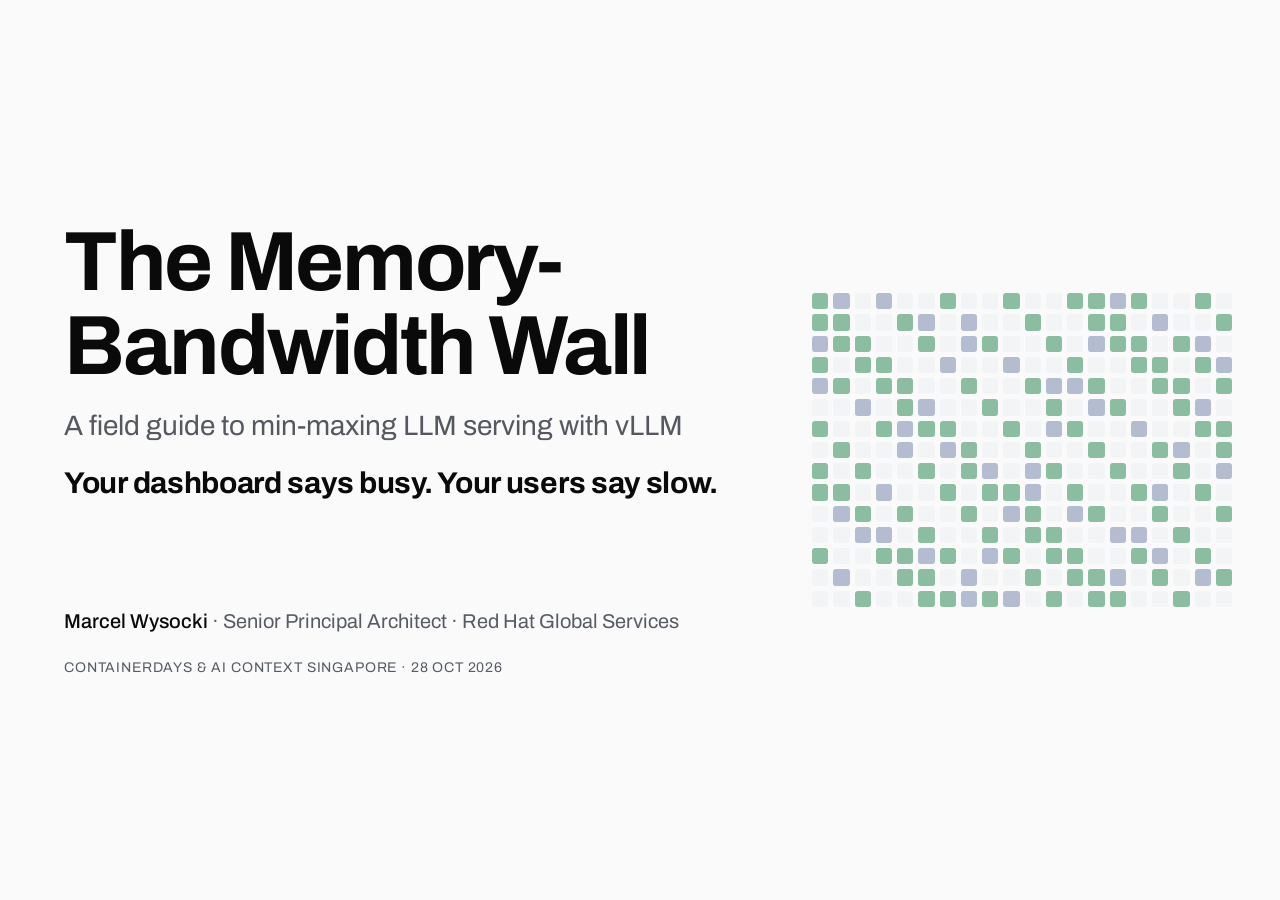
<file: index.html>
<!DOCTYPE html>
<html lang="en">
<head>
<meta charset="utf-8">
<meta name="viewport" content="width=device-width, initial-scale=1">
<title>The Memory-Bandwidth Wall</title>
<link rel="stylesheet" href="deck.css">
</head>
<body>
<main id="deck">

<!-- ═════════ MOVEMENT 1 · HOW SERVING WORKS ═════════ -->

<section class="slide title" data-move="0" data-seconds="50" data-coach="Look at the room for the hook. Pause three seconds after starving. Promise the decision and the experiment; keep the introduction short.">
  <div class="field" aria-hidden="true" data-repeat="300"><i></i></div>
  <p class="kicker">ContainerDays &amp; AI Context Singapore · 28 Oct 2026</p>
  <h1>The Memory-<br>Bandwidth Wall</h1>
  <p class="lede">A field guide to min-maxing LLM serving with vLLM</p>
  <p class="hookline">Your dashboard says busy. Your users say slow.</p>
  <p class="eq" data-step="1"><span class="steel">bandwidth</span> ÷ bytes per token = tok/s</p>
  <p class="byline"><b>Marcel Wysocki</b> · Senior Principal Architect · Red Hat Global Services</p>
  <aside class="notes">
    <p>[pause 2s: look up and smile] Your GPU dashboard says <strong>busy</strong>, and your users say slow. Your GPU isn't slow. <strong>It's starving.</strong> [beat] Good afternoon. I'm Marcel. Today we'll estimate the decode speed limit, then apply the tuning levers to one vLLM deployment. You'll leave with that experiment and an eval recipe to check whether your changes are good enough to ship.</p>
    <p>[click] We'll keep coming back to this: bandwidth divided by <strong>bytes per token</strong> gives tokens per second. Skip repeated work, min the bytes, max the tokens per read.</p>
  </aside>
</section>

<section class="slide" data-move="1" data-seconds="55" data-coach="Trace the five stages once. Emphasize the distinction between first-token wait and next-token wait.">
  <p class="kicker">Movement 1 · the lifecycle</p>
  <h2>Five stages of a request.</h2>
  <div class="stage">
    <div class="life">
      <svg class="rail" viewBox="0 0 1152 40" preserveAspectRatio="none" aria-hidden="true"><path class="draw on" pathLength="1" d="M115 20 H1037"/></svg>
      <div class="st"><span class="dot"></span><h3>Tokenize</h3><p>Prompt to token IDs (numbers).</p><div class="life-demo tokenize" role="img" aria-label="Illustrative tokenization: text splits into three pieces, each mapped to an example ID."><span class="token-pieces"><i>Help<small>1</small></i><i> me<small>2</small></i><i>!<small>3</small></i></span><small class="demo-label">example IDs</small></div></div>
      <div class="st warn pf"><span class="dot"></span><h3>Prefill</h3><p>Prompt tokens in parallel. Compute-heavy.</p><div class="life-demo prefill-demo" data-step="1" role="img" aria-label="Prompt tokens processed in parallel"><i></i><i></i><i></i><i></i><i></i><i></i><small class="demo-label">parallel</small></div></div>
      <div class="st warn kvw"><span class="dot"></span><h3>Write KV</h3><p>Keys and values stored per token, per attention layer.</p><span class="lchips life-demo kv-demo" data-step="2"><i class="k">K</i><i class="v">V</i><i class="k">K</i><i class="v">V</i><i class="k">K</i><i class="v">V</i></span></div>
      <div class="st warn dc"><span class="dot"></span><h3>Decode</h3><p>One token per step. Rereads weights and KV.</p><span class="lchips life-demo decode-demo" data-step="3"><i class="w">weights</i><i class="k">K</i><i class="v">V</i><i class="next-token">token</i></span></div>
      <div class="st stream"><span class="dot"></span><h3>Stream</h3><p>Tokens back to the user.</p><div class="life-demo stream-demo" data-step="4" role="img" aria-label="Output streams to the user one token at a time"><i>Here</i><i> you</i><i> go.</i></div></div>
    </div>
    <p class="say" data-step="4">This talk is about the <b>three middle stages</b>.</p>
  </div>
  <aside class="notes">
    <p>First, let's follow a request through the server. The tokenizer splits your prompt into pieces called tokens and gives each an ID. The model turns those IDs into lists of numbers it can calculate with.</p>
    <p>[click] Then comes prefill. The model processes the prompt <strong>in parallel</strong>.</p>
    <p>[click] It stores <strong>keys and values</strong> for each token in each attention layer. This KV cache is the request's working memory, so later tokens can look back without reprocessing the prompt.</p>
    <p>[click] Now decode reads the weights, the numbers learned during training, and that cache to <strong>generate each new token</strong>.</p>
    <p>[click] Stream sends those tokens back to the user as they arrive. <strong>First-token wait</strong> and <strong>next-token wait</strong> are different problems.</p>
  </aside>
</section>

<section class="slide" data-move="1" data-play="decode" data-seconds="45" data-coach="Let the loop complete. Point to the fixed weights, then the growing cache.">
  <p class="kicker">Movement 1 · the decode loop</p>
  <h2>Every new token goes around the loop again.</h2>
  <div class="stage loop">
    <div class="prompt-box"><span class="tag">context</span><p class="ctx"><span class="seed">Why is my GPU</span><span class="gen"></span></p></div>
    <svg class="loop-svg" viewBox="0 0 1152 330" aria-hidden="true">
      <defs><marker id="arr-loop" viewBox="0 0 10 10" refX="9" refY="5" markerWidth="12" markerHeight="12" markerUnits="userSpaceOnUse" orient="auto"><path d="M0 0 L10 5 L0 10 z"/></marker></defs>
      <path class="arrow-line" marker-end="url(#arr-loop)" d="M576 70 V112"/>
      <path class="arrow-line" marker-end="url(#arr-loop)" d="M576 246 V280"/>
      <path class="arrow-line back" marker-end="url(#arr-loop)" d="M720 312 C 1000 312, 1030 33, 934 33"/>
      <rect class="model" x="436" y="116" width="280" height="126" rx="18"/>
      <g class="net">
        <circle cx="496" cy="146" r="7"/><circle cx="496" cy="179" r="7"/><circle cx="496" cy="212" r="7"/>
        <circle cx="576" cy="140" r="7"/><circle cx="576" cy="168" r="7"/><circle cx="576" cy="196" r="7"/><circle cx="576" cy="222" r="7"/>
        <circle cx="656" cy="160" r="7"/><circle cx="656" cy="198" r="7"/>
        <path d="M496 146 L576 140 M496 146 L576 196 M496 179 L576 168 M496 179 L576 222 M496 212 L576 196 M496 212 L576 140 M576 140 L656 160 M576 168 L656 198 M576 196 L656 160 M576 222 L656 198"/>
      </g>
      <text class="lbl" x="446" y="108">model</text>
      <text class="lbl" x="985" y="170">append, repeat</text>
    </svg>
    <div class="out-box"><span class="tag">next token</span><b class="nxt">…</b></div>
    <div class="side weights" data-step="1"><span class="tag">weights · read every step</span><div class="wbar"><i></i></div><span class="mono">Qwen3.8-27B · bf16 (16-bit) · 55.6 GB checkpoint</span></div>
    <div class="side kv" data-step="2"><span class="tag">KV cache · grows every step</span><div class="kvstack"></div><span class="mono kvn">0 tokens</span></div>
  </div>
  <p class="foot">Schematic. Qwen3.8-27B bf16 checkpoint: 55.6 GB; a decode step reads about 51 GB of it.</p>
  <aside class="notes">
    <p>Decode is a loop. The model produces a token, adds it to the context, and <strong>goes around again</strong>. [pause 3s: follow one decode loop]</p>
    <p>[click] We'll use Qwen3.8 27B in bf16: sixteen bits per weight. Its saved weights, the checkpoint, occupy about fifty-six gigabytes. Text decode reads about <strong>fifty-one</strong>; the file also contains components this step doesn't read.</p>
    <p>[click] Each lap also adds a row to the KV cache and reads the cache. The weights stay the same size, but the conversation <strong>keeps growing</strong>.</p>
  </aside>
</section>

<section class="slide" data-move="1" data-seconds="40" data-coach="Use the two pictures. The qualifiers long-prompt and small-batch matter; do not turn this into a matrix-math lesson.">
  <p class="kicker">Movement 1 · the asymmetry</p>
  <h2>Long-prompt prefill is usually compute-bound. <span class="nw">Small-batch</span> decode is usually memory-bound.</h2>
  <div class="stage machines2">
    <div class="mach hot">
      <h3>Prefill</h3>
      <div class="cores all" data-repeat="48"><i></i></div>
      <p><b>n</b> tokens in one pass. Matrix units (tensor cores) saturated. Cost scales with <b>FLOPs</b> (math operations).</p>
    </div>
    <div class="mach cool" data-step="1">
      <h3>Decode</h3>
      <div class="cores one" data-repeat="48"><i></i></div>
      <div class="memlink" aria-hidden="true"><i></i><span>weights from memory</span></div>
      <p><b>1</b> token per pass. Cores wait on memory. Cost scales with <b>bytes</b>.</p>
    </div>
  </div>
  <p class="foot">Schematic.</p>
  <aside class="notes">
    <p>Those two phases make different demands on the same chip. A long prefill has lots of tokens to work on together, keeping the matrix units busy. We usually hit the <strong>compute limit</strong>.</p>
    <p>[click] A single conversation has to wait: token ten needs token nine. Decode does a little math, then <strong>waits for bytes</strong> from memory. That's our starting point. <strong>A large batch</strong>, with many conversations processed together, can make decode compute-bound; a short prefill can be limited by memory bandwidth.</p>
  </aside>
</section>

<section class="slide" data-move="2" data-seconds="50" data-coach="Point along the pipe as the packets move. Separate the physical limit from the vLLM measurement that follows.">
  <p class="kicker">Movement 2 · problem 1</p>
  <h2>Your GPU isn't slow. It's starving.</h2>
  <div class="stage bus">
    <div class="die"><span class="tag">GPU · compute</span><div class="cores idle" data-repeat="36"><i></i></div><span class="tokout" data-step="2" aria-hidden="true"><i></i></span></div>
    <div class="wirebox"><svg class="gauge" data-step="2" viewBox="-30 0 180 66" aria-hidden="true"><path class="g-track" d="M10 60A50 50 0 0 1 110 60"/><path class="g-spec" d="M103.3 35A50 50 0 0 1 110 60"/><text class="g-speclbl" x="110" y="-6" text-anchor="middle">rated max</text><line class="g-needle" x1="60" y1="60" x2="60" y2="18"/><circle class="g-hub" cx="60" cy="60" r="4"/></svg><span class="wl" data-step="1">the pipe: a fixed speed per GPU</span><div class="wire" aria-hidden="true"><i></i><i></i><i></i><i></i><i></i><i></i></div><span class="wl" data-step="1">each token needs <b class="steel">the weights</b> to cross it</span></div>
    <div class="mem"><span class="tag">HBM, high-bandwidth memory · weights</span><div class="hbm3d" aria-hidden="true"><div class="stk"><i style="--i:0"></i><i style="--i:1"></i><i style="--i:2"></i><i style="--i:3"></i><i style="--i:4"></i><i style="--i:5"></i><i style="--i:6"></i><i style="--i:7"></i></div></div><span class="mkey dielbl"><i class="ky w"></i>weights <i class="ky rt"></i>runtime <i class="ky kv"></i>KV cache</span></div>
  </div>
  <p class="plain center" data-step="2">Tokens per second is pipe speed divided by bytes per token.</p>
  <p class="formula-s busf" data-step="2"><span class="steel">bandwidth</span> ÷ bytes per token = tok/s</p>
  <p class="rcpt" data-step="2">In vLLM: <b class="green">measure decode tokens per second</b>, then compare it with the ceiling.</p>
  <p class="foot">Schematic: one dense-model stream, short context, speculation off. The checkpoint is a first estimate of weight bytes read.</p>
  <aside class="notes">
    <p>Here's what that waiting looks like. The compute is ready, but it needs the weights.</p>
    <p>[click] The weights sit in GPU memory. Think of the memory bus as a pipe with a <strong>fixed speed</strong>. Every new token needs the weights to cross it again.</p>
    <p>[click] Divide the pipe's speed by the <strong>bytes per token</strong>, and you have a speed limit. [beat] Tuning can get you closer; it <strong>can't make the pipe wider</strong>. Before touching a vLLM flag, let's work out that limit and measure how close our server gets.</p>
  </aside>
</section>

<section class="slide" data-move="2" data-seconds="55" data-coach="Ask, give five seconds to think, then reveal 60. Walk through 3,350 divided by 55.6. This starts the five-minute method.">
  <p class="kicker">Movement 2 · the ceiling</p>
  <h2>Divide before you tune.</h2>
  <div class="stage ceil">
    <div class="calc"><span class="plain">Checkpoint-based estimate: how many times per second the pipe can deliver the stored file.</span></div>
    <div class="divrow" aria-hidden="true"><span class="wbox">55.6 GB checkpoint</span><i class="dpipe"><span><span class="pl">H100 SXM pipe · 3.35 TB/s</span></span></i><span class="gpuc">GPU</span><b class="ans" data-vals="0,1,1" data-map="? tok/s,60 tok/s,60 tok/s" style="--d:1.3s">? tok/s</b></div>
    <p class="mono mute dline" data-step="1">pipe speed ÷ 55.6 GB checkpoint (Qwen3.8-27B, bf16)</p>
    <div class="bars">
      <div class="row" data-step="1"><b>H100 SXM</b><span class="bw">3.35 TB/s</span><div class="b"><i style="--w:60"></i></div><em data-vals="0,60" data-suf=" tok/s">60 tok/s</em></div>
      <div class="row" data-step="1" style="--d:.15s"><b>H200</b><span class="bw">4.8 TB/s</span><div class="b"><i style="--w:86"></i></div><em data-vals="0,86" data-suf=" tok/s">86 tok/s</em></div>
      <div class="row" data-step="1" style="--d:.3s"><b>MI300X</b><span class="bw">5.3 TB/s</span><div class="b"><i style="--w:95"></i></div><em data-vals="0,95" data-suf=" tok/s">95 tok/s</em></div>
      <div class="row" data-step="1" style="--d:.45s"><b>B200</b><span class="bw">8 TB/s</span><div class="b"><i style="--w:144"></i></div><em data-vals="0,144" data-suf=" tok/s">144 tok/s</em></div>
    </div>
    <div class="share" data-step="2" aria-hidden="true"><span class="wread">one checkpoint read · 55.6 GB</span><i class="arr"></i><span class="users"><i>user 1</i><i>user 2</i><i>user 3</i><i>user 4</i></span><span class="sch">schematic</span></div>
    <p class="say" data-step="2">Batching: one read, more users get a token. <span class="steel">It never shrinks the read.</span></p>
  </div>
  <p class="foot">Vendor HBM spec sheets ÷ the 55.6 GB checkpoint. Share row schematic.</p>
  <aside class="notes">
    <p>Let's try that division. One H100 SXM gives us three point three five terabytes a second. Our bf16 checkpoint is about fifty-six gigabytes. How many tokens a second for <strong>one user</strong>? Shout a number, or just think one. [hold]</p>
    <p>[click] About <strong>sixty tokens a second</strong>. On a B200, a hundred forty-four. We're using checkpoint size as a quick approximation; the actual decode read is a little different.</p>
    <p>[click] Batching lets several users share a weight read, raising throughput <strong>across all users</strong>. But mixtures of experts can read more bytes as the batch grows.</p>
  </aside>
</section>

<section class="slide" data-move="2" data-play="moe" data-seconds="60" data-coach="Show one user before the diverse batch. Pause on all weights for capacity, active bytes for one-user speed.">
  <p class="kicker">Movement 2 · dense vs mixtures of experts</p>
  <h2>Dense layers read all their weights.<br>Expert layers read the ones they pick.</h2>
  <div class="stage moe">
    <div class="mpanel"><h3>Dense · Qwen3.8-27B</h3><div class="dense-grid stack3d" aria-hidden="true"></div><p class="mkey"><i class="ky w"></i>weights <i class="ky attn"></i>attention layer, 1 in 4: writes the KV cache</p><div class="mstat"><b>51 GB</b><span>decode weights per step · shared across the batch</span></div></div>
    <div class="mpanel" data-step="1"><h3>MoE (mixture of experts) · Qwen3.8-Flash-Next</h3><div class="moe-grid stack3d" aria-hidden="true" data-n="512" data-k="10" data-batch="128" data-one="13.3" data-all="250.2"></div><p class="mkey"><i class="ky ar"></i>always read <i class="ky pa"></i><i class="ky pb"></i><i class="ky pc"></i>experts, shaded by the request that picked them</p><div class="mstat"><b>13 GB</b><span data-vals="0,0,1" data-map="read for one token: 10 of 512 experts per layer,read per step at batch 128: 92% of 250 GB decode weights">read for one token: 10 of 512 experts per layer</span></div></div>
  </div>
  <ol class="rules3" data-step="3"><li><span>Size memory for <b>all</b> the weights.</span></li><li><span>Compute the one-user ceiling from the <b>active</b> bytes.</span></li><li><span>Under load, plan bandwidth for nearly all the weights.</span></li></ol>
  <p class="foot">Four layer planes, schematic. Qwen3.8-Flash-Next config.json: 512 routed experts, top-10, 1 shared. bf16 bytes per decode step: 13.3 GB at batch 1, 231 of 250.2 GB at batch 128, assuming uniform routing (arXiv:2511.02237).</p>
  <aside class="notes">
    <p>Our dense model uses the same layers for every token. That's about fifty-one gigabytes of decode weights, shared across the batch in this estimate. [pause 2s: point to the 51 GB read]</p>
    <p>[click] Qwen3.8 Flash Next uses a mixture of experts: smaller networks selected for each token. It picks ten of five hundred twelve experts per layer. One user reads about thirteen gigabytes.</p>
    <p>[click] In this estimate, a hundred twenty-eight requests spread across nearly every expert. The read grows to two hundred thirty-one gigabytes per step; the exact amount depends on which experts those requests select.</p>
    <p>[click] So there are two numbers to keep straight. You need room for <strong>all the weights</strong>. For speed, count the weights your batch <strong>actually uses</strong>.</p>
  </aside>
</section>

<section class="slide" data-move="2" data-seconds="45" data-coach="Name each axis, then follow slope to roof. Explain where the decode dot moves before clicking again.">
  <p class="kicker">Movement 2 · roofline</p>
  <h2>Small-batch decode sits on the slope. Long-prompt prefill sits on the roof.</h2>
  <div class="stage">
    <svg class="roof" viewBox="0 0 1152 440" role="img" aria-label="Roofline: performance against arithmetic intensity">
      <path class="axis" d="M90 400 H1110 M90 400 V24"/>
      <text class="lbl" x="430" y="434">math done per byte loaded (arithmetic intensity)</text>
      <text class="lbl" x="24" y="230" transform="rotate(-90 24 230)">math operations per second</text>
      <path class="draw slope" data-step="0" pathLength="1" d="M90 400 L560 60"/>
      <path class="draw flat" data-step="0" style="--d:.7s" pathLength="1" d="M560 60 H1110"/>
      <text class="lbl steel" x="110" y="200" data-step="0" style="--d:.9s">memory-bound</text>
      <text class="lbl amber" x="780" y="44" data-step="0" style="--d:1.1s">compute-bound</text>
      <path class="hint" data-step="3" d="M180 335 L410 168.5"/>
      <g class="ddot" data-step="1"><circle cx="180" cy="335" r="11"/><text x="200" y="350" class="dlbl">decode · small batch</text></g>
      <g data-step="2"><circle class="pdot" cx="900" cy="60" r="11"/><text x="760" y="92" class="dlbl">prefill · long prompt</text></g>
      <g data-step="3" style="--d:.4s"><circle class="tick8" cx="270" cy="269.8" r="6"/><text class="lbl green" x="258" y="258" text-anchor="end">FP8 · 8-bit</text><text class="lbl green" x="390" y="157" text-anchor="end" data-step="3" style="--d:1.6s">FP4 · 4-bit</text></g>
    </svg>
  </div>
  <p class="foot">Schematic. Yuan et al. 2024, "LLM Inference Unveiled", arXiv:2402.16363.</p>
  <aside class="notes">
    <p>This gives us the roofline picture. Across the bottom is math per byte loaded; up the side is math per second. On the slope, <strong>memory sets the limit</strong>. At the roof, <strong>compute does</strong>. [pause 3s: trace the slope to the roof]</p>
    <p>[click] Our small-batch decode starts down here on the slope.</p>
    <p>[click] Long-prompt prefill can do enough work per byte to reach the roof.</p>
    <p>[click] Weight quantization stores weights in fewer bits. With eight-bit FP8, then four-bit FP4, decode moves right: the same math, <strong>fewer bytes</strong> to fetch.</p>
  </aside>
</section>

<section class="slide" data-move="2" data-seconds="55" data-coach="Compare low and high MBU. There is no universal percentage at which tuning must stop.">
  <p class="kicker">Movement 2 · the diagnostic</p>
  <h2>MBU tells you whether overhead tuning can help.</h2>
  <div class="stage mbu">
    <div class="mpipe" role="img" aria-label="MBU as how full the memory pipe is">
      <span class="tag">the memory pipe · schematic</span>
      <div class="tube"><i class="flow lo"></i><i class="flow hi"></i></div>
      <span class="mlbl lo" data-step="1" data-until="2">weight reads with idle gaps between them</span>
      <span class="mlbl hi swap-in" data-step="2">reads mostly back to back</span>
    </div>
    <div class="mbu-side">
      <p class="plain">MBU: <b>how full the pipe is.</b></p><p class="mono formula-s">one-user tok/s ÷ one-user ceiling</p>
      <div class="verdict cool" data-step="1" data-until="2"><b>Low MBU</b><span>Kernels, launch overhead, batch shape. Tuning can help. A profile shows where.</span></div>
      <div class="verdict hot swap-in" data-step="2"><b>High MBU</b><span>The pipe is likely the limit. Confirm in a profile before you stop tuning overhead. Fewer bytes still raise tok/s.</span></div>
    </div>
  </div>
  <dl class="kit complete-command" data-step="1"><dt>try</dt><dd>VLLM_WORKER_MULTIPROC_METHOD=spawn nsys profile \
  --trace-fork-before-exec=true --cuda-graph-trace=node \
  --capture-range=cudaProfilerApi --capture-range-end repeat \
  vllm serve Qwen/Qwen3.8-27B <b>--profiler-config.profiler cuda</b></dd><dt>check</dt><dd>vllm bench serve --backend vllm --model Qwen/Qwen3.8-27B --dataset-name random \
  --random-input-len 1024 --random-output-len 512 --num-prompts 2 --max-concurrency 1 --profile
nsys stats report1.nsys-rep</dd></dl>
  <p class="foot">Model bandwidth utilization (MBU), Databricks 2023. Short-context, one-user estimate; not a hardware-counter reading. No universal stop-tuning percentage.</p>
  <aside class="notes">
    <p>We've estimated a ceiling. Now compare it with what the server actually does. <strong>At short context</strong>, divide one-user tokens per second by that ceiling. That's model bandwidth utilization, or MBU.</p>
    <p>[click] <strong>If it's low</strong>, look for overhead: GPU operations, their launch costs and batch shape. Profile a test server with Nsight Systems or PyTorch; never enable profiling in production.</p>
    <p>[click] <strong>If it's high</strong>, the bus may already be the limit. There's no universal percentage where tuning stops. Check the profile: are there gaps to remove, or are weight reads back to back? That tells us whether to tackle overhead or reduce bytes.</p>
  </aside>
</section>

<section class="slide" data-move="2" data-seconds="85" data-coach="Start the running Spark case: optional defaults off, 222.5 ms to 4.49 tok/s to about 84% estimated weight MBU. Explain the 5.33 ceiling first. Point to commands; do not read flags aloud.">
  <p class="kicker">Movement 2 · field kit: measure MBU</p>
  <h2>Measure your MBU in five minutes.</h2>
  <div class="stage fieldkit self-contained">
    <pre class="code bytes" data-step="0"># 1 · Fetch the index, not the weights
MODEL=Qwen/Qwen3.8-27B
REV=1d4bf0f2ff6012fd82039f2fa52739d0dd7c60c0
curl -fsSL "https://huggingface.co/$MODEL/resolve/"\
"$REV/model.safetensors.index.json" |
  jq '.metadata.total_size / 1e9'

# 55.56 GB: the whole checkpoint
# Text decode reads about 51.25 GB.
# Vision, MTP and most input embeddings
# aren't read at each text-decode step.
# Text-decode byte estimate: handout §1</pre>
    <pre class="code bench" data-step="1"># 2 · Warm server: qwen38 on port 18082
vllm bench serve --backend vllm --model qwen38 \
  --tokenizer Qwen/Qwen3.8-27B --port 18082 \
  --dataset-name random --seed 1234 \
  --random-input-len 128 --random-output-len 128 \
  --max-concurrency 1 --num-prompts 4 \
  --num-warmups 1 --ignore-eos --temperature 0</pre>
    <pre class="code calculation" data-step="2"># 3 · Use Mean TPOT, not aggregate output tok/s
ceiling = 273 GB/s ÷ 51.25 GB = 5.33 tok/s
measured = 1000 ÷ 222.5 ms = 4.49 tok/s
MBU = 4.49 ÷ 5.33 ≈ 84%</pre>
  </div>
  <p class="say" data-step="2">Spark · untuned baseline: <b>222.5 ms</b> TPOT (time per output token) ≈ <b>4.49 tok/s</b> ÷ 5.33 ≈ <b>84% MBU</b>.</p>
  <p class="foot">DGX Spark · Qwen3.8-27B bf16 · vLLM 0.32.0 · 25 Oct 2026. Median: 3 × 16 saved coding prompts, 128 output tokens. Eager, prefix/chunking off. Weight estimate omits vision, MTP (multi-token prediction) layers, full input embeddings and KV/state traffic. 273 GB/s: NVIDIA. Warm-server diagnostic above; repeatable test: handout §2.</p>
  <aside class="notes">
    <p>Let's use my DGX Spark as a running example, with Qwen three point eight 27B on vLLM. The curl command gets the whole checkpoint size. Text decode reads less: about fifty-one gigabytes per step. The handout accounts for the difference. Divide the Spark's bandwidth by that: about five point three tokens a second. [pause 3s: point to the division]</p>
    <p>[click] I started with <strong>one request at a time</strong>, with compilation, CUDA graphs, chunking and prefix caching off. Three repeated runs gave about two hundred twenty-three milliseconds per output token, the TPOT. The command here is a quick diagnostic; the handout has a repeatable test.</p>
    <p>[click] That gives four point five decode tokens a second, roughly <strong>eighty-four percent</strong> estimated MBU. [pause 3s: let the result land] Even this untuned setup is using much of the estimated bandwidth. We'll restore the defaults, then <strong>change the bytes and tokens per read</strong>.</p>
  </aside>
</section>

<section class="slide" data-move="3" data-play="fit" data-seconds="55" data-coach="Use the DGX Spark as a worked example. Weights and runtime come first; the bar spans the chosen server budget. Ask how many 128k conversations fit, then reveal three. Distinguish ideal payload from startup capacity.">
  <p class="kicker">Movement 3 · what the GPU holds</p>
  <h2>Weights and runtime come first. The KV cache gets the rest.</h2>
  <div class="stage hbm">
    <div class="hbmbar">
      <div class="seg w"><span>weights<br><b>51.7 GiB</b><br><span class="eqv">= 55.6 GB</span></span></div>
      <div class="seg rt"><span>runtime</span></div>
      <div class="seg kvarea"><span class="violet" data-until="1">KV cache<br>gets the rest</span>
        <div class="kvfill short" data-step="1" data-until="2" data-repeat="45"><i></i></div>
        <div class="kvfill long swap-in" data-step="2" data-repeat="3"><i></i></div>
      </div>
    </div>
    <div class="hbm-legend">
      <div><span class="tag">DGX Spark example · server budget 85.2 GiB · <span class="nc">Qwen3.8-27B</span> bf16 · utilization 0.70</span></div>
    </div>
    <div class="fitcount" data-step="1">
      <span class="tag">conversations · ideal payload estimate</span>
      <span class="huge">0</span>
      <span class="ctxlbl" data-ctx="8,8,128">8k context</span>
    </div>
  </div>
  <p class="foot">Spark1 records: 121.6877 GiB system memory × chosen 0.70 − 51.7471 GiB checkpoint − 4 GiB assumed runtime ≈ 29.4 GiB. Divide by 64 KiB × context + 147 MiB state. Bar spans the selected 85.2 GiB server budget, to scale. Payload estimate; check startup capacity.</p>
  <aside class="notes">
    <p>On this DGX Spark, our seventy-percent setting gives the server about eighty-five gigabytes, in binary units. <strong>Weights and runtime come first</strong>. The <strong>KV cache gets what's left</strong>.</p>
    <p>[click] For our twenty-seven-billion-parameter model, that leaves about twenty-nine for cache, assuming four for runtime. Ideal arithmetic fits <strong>forty-five conversations at eight k</strong> tokens. Stretch each to a hundred twenty-eight k: how many now? [hold]</p>
    <p>[click] <strong>Three.</strong> Same machine and model, longer context. State copies and block padding cost more. Check the server's <strong>startup capacity</strong> before promising an admission count.</p>
  </aside>
</section>

<section class="slide" data-move="3" data-seconds="60" data-coach="Trace one slab: layers, heads, K and V, bytes. Then stack to 128k. Give the room time to follow the units.">
  <p class="kicker">Movement 3 · KV cache</p>
  <h2>Do the KV math once instead of guessing.</h2>
  <div class="stage kvmath2">
    <div class="kvtext2">
      <p class="plain">Every token leaves a <b class="violet">key</b> and a <b class="teal">value</b>: two lists of numbers.</p>
      <div class="kvlists" aria-hidden="true"><span class="kl k" data-repeat="16"><i></i></span><em>key · 256 numbers</em><span class="kl v" data-repeat="16"><i></i></span><em>value · 256 numbers</em></div>
      <p class="kstep" data-step="1">× <b>16</b> attention layers × <b>4</b> KV heads · each list <b>256</b> numbers, <b>2</b> bytes apiece</p>
      <div class="res" data-step="2">= <b class="violet" data-vals="0,0,64" data-suf=" KiB">64 KiB</b> per token: one slab</div>
      <p class="mono formula-s" data-step="2">2 × 16 × 4 × 256 × 2 B = 65,536 B = 64 KiB</p>
      <div class="res big2" data-step="3">× 131,072 tokens = <b class="violet" data-vals="0,0,0,8" data-suf=" GiB" data-ms="1800" style="--d:.3s">8 GiB</b> for <u>one</u> 128k conversation</div>
      <p class="plain sm" data-step="3" style="--d:1.4s">+ the other 48 layers (Gated DeltaNet): one fixed 147 MiB state. Payload ≈ 8.1 GiB, before state copies and block padding.</p>
    </div>
    <div class="kv3d big" aria-hidden="true">
      <div class="kvscene">
        <div class="kvface front" data-repeat="128"><i></i></div>
        <div class="kvface side"></div>
        <div class="kvface top"></div>
      </div>
      <div class="kvlabels">
        <span class="kvlbl kl-one k" data-until="1"><span class="violet">one key</span></span><span class="kvlbl kl-one v" data-until="1"><span class="teal">one value</span></span>
        <span class="kvlbl kl-layers">16 layers</span>
        <span class="kvlbl kl-heads"><span class="violet">K × 4 heads</span> · <span class="teal">V × 4 heads</span></span>
        <span class="kvlbl kl-depth">131,072 tokens deep →</span>
      </div>
    </div>
  </div>
  <p class="foot">Qwen3.8-27B config.json: 64 layers, 16 full attention (4 KV heads, head_dim 256), 48 Gated DeltaNet with 146.8 MiB fixed state per sequence (fp32 recurrent, bf16 convolution) (vLLM 0.31.0 mamba_utils.py). Strips schematic.</p>
  <aside class="notes">
    <p>Let's work out the cache for one conversation. Every token leaves a key and a value in each attention layer. [pause 3s: point to K and V]</p>
    <p>[click] This model has sixteen attention layers, each with four sets of keys and values, called KV heads. Each key and value holds two hundred fifty-six numbers; bf16 uses two bytes per number.</p>
    <p>[click] Multiply those together: each token adds <strong>sixty-four kilobytes</strong>, in the binary units vLLM uses.</p>
    <p>[click] At a hundred twenty-eight k tokens, that's eight gigabytes. The other forty-eight layers, Gated DeltaNet, keep a <strong>fixed-size summary</strong>: another hundred forty-seven megabytes. Total: about eight point one gigabytes per conversation. Check your model's <strong>layer types</strong> before repeating the calculation.</p>
  </aside>
</section>

<section class="slide" data-move="3" data-seconds="50" data-coach="Advance one context at a time. Separate demanded memory from the Spark's chosen cache budget.">
  <p class="kicker">Movement 3 · problem 2</p>
  <h2>At long context, the KV cache outgrows the weights.</h2>
  <div class="stage grow">
    <div class="beam bw"><b>weights</b><em>51.7 GiB<small class="eqv">= 55.6 GB</small></em><div class="bscene"><div class="cub cw" aria-hidden="true"><i class="f"></i><i class="s"></i><i class="t"></i></div></div></div>
    <div class="beam bk"><b>KV · 16 users</b><em data-vals="6.3,34.3,130.3" data-dec="1" data-suf=" GiB" data-ms="1400">6.3 GiB</em><div class="bscene"><div class="cub ck" aria-hidden="true"><i class="f"></i><i class="s"></i><i class="t"></i></div><span class="xw" data-step="2" style="--d:1.1s">2.5× the weights</span></div></div>
    <p class="bcap">same front face for both: depth is bytes, drawn to scale</p>
    <div class="ctxsteps"><span data-until="1">4k</span><span data-step="1" data-until="2">32k</span><span data-step="2">128k</span></div>
    <p class="say">Qwen3.8-27B, 64 KiB per token. The weight footprint stays fixed. <span class="violet">The KV doesn't.</span></p>
  </div>
  <p class="foot">Computed: 16 users × (64 KiB × tokens + 147 MiB state) = 6.3 / 34.3 / 130.3 GiB at 4k / 32k / 128k; weights 51.7 GiB (the 55.6 GB checkpoint). Depth to scale; front face schematic.</p>
  <aside class="notes">
    <p>Now imagine sixteen users, each keeping a longer conversation. We're plotting their memory demand; they won't all fit in the Spark's chosen cache budget. At four k, their cache is about six gigabytes.</p>
    <p>[click] At thirty-two k, it's thirty-four gigabytes, and we've already exceeded that cache budget.</p>
    <p>[click] At a hundred twenty-eight k, it's a hundred thirty gigabytes, two and a half times the weights. Only a quarter of this model's layers grow with context. Even so, above about fifty k, these users <strong>read more KV than weights</strong> each step. That changes <strong>what you should optimize</strong>.</p>
  </aside>
</section>

<section class="slide" data-move="3" data-seconds="45" data-coach="Let the stall show before revealing interleaving. Name the tradeoff: first token versus the next token.">
  <p class="kicker">Movement 3 · problem 3</p>
  <h2>Unchunked, one 100k prompt stalls everyone else.</h2>
  <div class="stage gantt">
    <div class="g-lbl"><span>user A</span><span>user B</span><span>user C</span><span>new 100k</span></div>
    <div class="g-body">
      <div class="g-plot old" data-step="0" data-until="1"><i class="playhead" aria-hidden="true"></i>
        <div class="lane"><i style="--x:0;--w:18"></i><i style="--x:70;--w:30" class="late"></i></div>
        <div class="lane"><i style="--x:0;--w:18"></i><i style="--x:70;--w:30" class="late"></i></div>
        <div class="lane"><i style="--x:0;--w:18"></i><i style="--x:70;--w:30" class="late"></i></div>
        <div class="lane pf"><i style="--x:18;--w:52"></i></div>
        <div class="stall"><span>every decode frozen</span></div>
      </div>
      <div class="g-plot new swap-in" data-step="1"><i class="playhead" aria-hidden="true"></i>
        <div class="lane"><i style="--x:0;--w:100"></i></div>
        <div class="lane"><i style="--x:0;--w:100"></i></div>
        <div class="lane"><i style="--x:0;--w:100"></i></div>
        <div class="lane pf"><i style="--x:18;--w:10"></i><i style="--x:32;--w:10"></i><i style="--x:46;--w:10"></i><i style="--x:60;--w:10"></i><i style="--x:74;--w:10"></i></div>
      </div>
    </div>
  </div>
  <dl class="kit" data-step="1"><dt>try</dt><dd><b>--max-num-batched-tokens</b> 2048 · 8192 · 16384   (scheduling-step token budget)</dd><dt>check</dt><dd>P95 (95th percentile) vllm:inter_token_latency_seconds vs P95 TTFT (time to first token)</dd></dl>
  <p class="say" data-step="1"><span class="green">Chunked prefill</span>: slices of the prompt, interleaved with everyone's decode.</p>
  <p class="foot">Timeline schematic. vLLM 0.32.0 serving defaults: chunked prefill on where supported; --max-num-batched-tokens = 8192 on Spark (GB10), H100/H200; 16384 on B200.</p>
  <aside class="notes">
    <p>There's one more problem before we choose a fix. Your users are decoding happily, and someone sends a hundred-thousand-token prompt. If the GPU takes that whole prefill at once, <strong>everyone else's stream stalls</strong>. [pause 2s: let the stall show]</p>
    <p>[click] Chunked prefill slices it up, leaving room for decode between slices. It's on by default in vLLM. The <strong>token budget</strong> per scheduling step controls the tradeoff: how long the new request waits versus gaps in everyone else's stream. <strong>Watch both</strong> at P ninety-five, the cutoff before the slowest five percent. Helping one can hurt the other.</p>
  </aside>
</section>

<section class="slide" data-move="4" data-seconds="45" data-coach="Checkpoint: 12:30. Use the four levers as the map for the next ten minutes.">
  <p class="kicker">Movement 4 · the levers</p>
  <h2>Four levers. Pull the one your traffic needs.</h2>
  <div class="stage levers">
    <div class="lever" data-step="0"><span class="n">1</span><b>Reuse the prefix</b><span>skip prefill you already paid for</span><em>agents, RAG (<span class="nw">retrieval-augmented</span> generation), shared prompts</em></div>
    <div class="lever" data-step="1"><span class="n">2</span><b>Fewer weight bytes</b><span>shrink the per-token read</span><em>high MBU, short context</em></div>
    <div class="lever" data-step="2"><span class="n">3</span><b>Fewer KV bytes</b><span>shrink the context read</span><em>long context, many users</em></div>
    <div class="lever" data-step="3"><span class="n">4</span><b>Speculative decoding</b><span>more tokens per weight read</span><em>predictable output</em></div>
    <span class="lg g-skip" data-step="3" style="--d:.5s">skip repeated work</span>
    <span class="lg g-min" data-step="3" style="--d:.5s">min the bytes</span>
    <span class="lg g-max" data-step="3" style="--d:.5s">max the tokens per read</span>
  </div>
  <aside class="notes">
    <p>We now know what we're looking for: bandwidth, memory capacity, and work getting in the way of other requests. There are four levers. If agents or retrieval-augmented generation keep sending the same context, <strong>reuse the prefix</strong>.</p>
    <p>[click] If the weights dominate, <strong>shrink the weights</strong>.</p>
    <p>[click] If the context dominates, <strong>shrink the KV cache</strong>.</p>
    <p>[click] And if we can predict the next few tokens cheaply, get <strong>more tokens from each weight read</strong>. Let's start with work we don't need to repeat.</p>
  </aside>
</section>

<section class="slide" data-move="4" data-seconds="50" data-coach="Walk the agent through one tool result and one test log. Extend reuse to developers sharing a harness. Match cache sharing to the trust boundary.">
  <p class="kicker">Movement 4 · lever 1 · prefix reuse</p>
  <h2>An agent resends the same prefix on every step.</h2>
  <div class="stage agent">
    <div class="turns">
      <div class="turn"><span class="who">step 1</span><i class="c sys">system</i><i class="c tools">tools</i><i class="c q">task</i></div>
      <div class="turn" data-step="1"><span class="who">step 2</span><i class="c sys">system</i><i class="c tools">tools</i><i class="c hist">task</i><i class="c q">tool result</i></div>
      <div class="turn" data-step="1" style="--d:.15s"><span class="who">step 3</span><i class="c sys">system</i><i class="c tools">tools</i><i class="c hist">task</i><i class="c hist">tool result</i><i class="c q">diff</i></div>
      <div class="turn" data-step="1" style="--d:.3s"><span class="who">step 4</span><i class="c sys">system</i><i class="c tools">tools</i><i class="c hist">task</i><i class="c hist">tool result</i><i class="c hist">diff</i><i class="c q">test log</i></div>
      <p class="rcount" data-step="1"><b data-vals="0,12,0">0</b> repeated pieces recomputed</p>
    </div>
    <div class="pricebox"><span class="tag" data-vals="0,0,1" data-map="cache miss: recompute all,cache hit: reused prefix">cache miss: recompute all</span><span class="huge" data-vals="0.66,0.66,0.022" data-decs="2,2,3" data-pre="$">$0.66</span><span class="u" data-vals="0,0,1" data-map="per 1M input tokens,per 1M cached input tokens">per 1M input tokens</span></div>
  </div>
  <p class="say" data-step="2">Developers with the same harness and tools can <span class="green">share the prefix.</span></p>
  <dl class="kit" data-step="2"><dt>try</dt><dd>on by default · compare with <b>--no-enable-prefix-caching</b></dd><dt>check</dt><dd>sum(rate(vllm:prefix_cache_hits_total[5m])) / sum(rate(vllm:prefix_cache_queries_total[5m]))</dd></dl>
  <p class="foot">Turns schematic. Price: DeepSeek V4-Pro, off-peak, checked 25 Oct 2026. Share prefixes within an approved group; use different secret "cache_salt" values across required isolation boundaries (vLLM 0.31.0).</p>
  <aside class="notes">
    <p>A coding agent's first request contains the system prompt, the tools and your task.</p>
    <p>[click] Then a tool returns. The agent resends everything, plus the result. Next comes a diff, then a test log. Without caching, it reprocesses the same beginning.</p>
    <p>[click] Prefix caching reuses stored KV for the <strong>exact matching beginning</strong> and computes <strong>only the new tail</strong>. It's on by default. The price shown is thirty times lower for cached input. Developers sharing a harness, tools and system prompt can share that prefix. A cache salt is a secret value sent with each request to control reuse. <strong>Share one within the team</strong>; use separate salts for groups that need isolation.</p>
  </aside>
</section>

<section class="slide" data-move="4" data-seconds="40" data-coach="If behind, say: 'Offload buys capacity but adds transfer time; measure reload against recompute.' Then Shift+Right to the next slide.">
  <p class="kicker">Movement 4 · lever 1 · keep the prefix</p>
  <h2>KV offload adds capacity and transfer latency.</h2>
  <div class="stage stairs">
    <div class="rung r1"><b>HBM</b><span>≈ 3–8 TB/s · tens to hundreds of GB</span></div>
    <div class="rung r2"><b>CPU memory</b><span>over PCIe 5 x16, the CPU-to-GPU link<br><span class="nw">≈ 64 GB/s each way</span></span></div>
    <div class="rung r3"><b>Local flash storage</b><span>≈ 7–14 GB/s per drive</span></div>
    <div class="rung r4"><b>Remote storage</b><span>network-bound · measure reload latency</span></div>
    <i class="blob"></i>
    <div class="reload" data-step="1"><span class="tag">same long prefix · schematic</span>
      <div class="rr"><b>recompute</b><div class="rt"><i class="cmp full"></i></div></div>
      <div class="rr"><b>reload</b><div class="rt"><i class="kvb"></i><i class="link">PCIe</i><i class="cmp tail"></i></div></div>
      <p><span class="violet">stored KV comes back</span><br><span class="amber">only the new tail is computed</span></p>
    </div>
  </div>
  <p class="say" data-step="1">More <span class="green">capacity</span>, with <span class="steel">transfer time</span> to pay. Reload only when the transfer beats the recompute: measure it.</p>
  <dl class="kit"><dt>try</dt><dd>LMCache multiprocess server · <b>--mamba-cache-mode align</b> · disk-reuse procedure: handout</dd><dt>check</dt><dd>sum(rate(vllm:external_prefix_cache_hits_total[5m])) / sum(rate(vllm:external_prefix_cache_queries_total[5m]))</dd></dl>
  <p class="foot">Discrete-GPU tiers, schematic; the Spark shares CPU/GPU memory, so its experiment uses disk without CPU retention. vLLM 0.31.0: CPU offload size is GiB summed across GPUs. Router-visible native offload needs "self_describing_kv_events" and KV event publishing, both off by default. Bandwidths: vendor specs, PCIe 5 x16, Gen4–Gen5 NVMe.</p>
  <aside class="notes">
    <p>On a discrete GPU, we can offload prefixes to CPU memory. LMCache also supports flash and remote storage. The Spark shares its CPU and GPU memory, so our experiment skips CPU retention and <strong>uses disk</strong>.</p>
    <p>[click] Compare <strong>reload with recompute</strong>, <strong>including transfer time</strong>. To verify reuse from disk, restart the cache process, then check the hit rate. Enable KV events, off by default, so a router can find offloaded prefixes.</p>
  </aside>
</section>

<section class="slide" data-move="4" data-play="belt" data-seconds="65" data-coach="Let each belt change settle. Distinguish checkpoint estimates from measured speed and Blackwell W4A4 from Hopper fallback.">
  <p class="kicker">Movement 4 · lever 2 · fewer weight bytes</p>
  <h2>Weight quantization shrinks the <span class="nw">weight read.</span> The ceiling rises in proportion.</h2>
  <div class="stage shrink">
    <div class="wb slabrow"><span class="tag">Qwen3.8-27B checkpoint · same weights, fewer bytes each · thickness to scale</span><div class="slab"><div class="cub cmat" aria-hidden="true"><i class="f"></i><i class="s"></i><i class="t"></i></div></div><b class="huge" data-vals="55.6,30.9,21.9" data-dec="1" data-suf=" GB" data-ms="1400">55.6 GB</b><span class="fmt" data-vals="0,1,2" data-map="bf16 · 16 bits,FP8 · 8 bits,NVFP4 · 4.5-bit feed-forward · FP8 attention">bf16 · 16 bits</span></div>
    <div class="wb"><span class="tag">one-user ceiling · B200, 8 TB/s · one box = one token's weights</span><div class="belt"><i class="boxes"></i><i class="gpu">GPU</i></div><b class="huge green" data-vals="144,259,365" data-suf=" tok/s" data-ms="1400">144 tok/s</b></div>
  </div>
  <p class="say" data-step="3">NVFP4 runs W4A4 (4-bit weights, 4-bit activations: the values passed between layers) only on Blackwell (B200, GB10). On Hopper, vLLM falls back to W4A16: <span class="steel">4-bit weights, 16-bit activations</span>.</p>
  <dl class="kit" data-step="3"><dt>Blackwell</dt><dd>vllm serve <b>nvidia/Qwen3.8-27B-NVFP4</b></dd><dt>Hopper</dt><dd>vllm serve Qwen/Qwen3.8-27B <b>--quantization fp8_per_tensor</b></dd><dt>check</dt><dd>log "Model loading took X GiB"; a Marlin warning means no 4-bit math</dd></dl>
  <p class="foot">Belt schematic. Sizes: Qwen/Qwen3.8-27B, -FP8, nvidia/Qwen3.8-27B-NVFP4 (NVFP4 feed-forward blocks and lm_head; FP8 attention and DeltaNet). NVFP4: 4-bit values, an 8-bit scale per 16 weights, an FP32 scale per tensor. B200 8 TB/s: NVIDIA spec. vLLM 0.31.0: plain <span class="nw">--quantization fp8</span> no longer quantizes a bf16 checkpoint at load.</p>
  <aside class="notes">
    <p>Lever two: shrink the weights. Our bf16 checkpoint is fifty-six gigabytes; the B200 ceiling is a hundred forty-four tokens a second.</p>
    <p>[click] FP8 nearly halves the file, so the <strong>estimated ceiling</strong> nearly doubles.</p>
    <p>[click] NVFP4 gets it to twenty-two gigabytes. Four-bit layers use <strong>under a third</strong> of bf16; attention and DeltaNet stay in FP8. The whole file is about two fifths. These are estimates, not measured speedups. [pause 3s: gesture the smaller weight read]</p>
    <p>[click] <strong>On Blackwell</strong>, four-bit layers use W4A4: four-bit weights and activations, the values passed between layers. <strong>H100 lacks FP4 math</strong> and uses sixteen-bit activations. I'd start with FP8 there; FP8-per-tensor converts bf16 at load.</p>
  </aside>
</section>

<section class="slide" data-move="4" data-seconds="45" data-coach="Show one value rounded to one tick. A block is sixteen weights sharing one scale. The tensor scale adjusts the whole array's range so its block scales fit in FP8. Reconstruct an approximate weight by multiplying the four-bit value by the block scale and tensor scale. This worked example assumes a tensor scale of one. If behind, say: 'With scales, four-bit layers use about 4.5 bits per weight; test the quality.' Then Shift+Right.">
  <p class="kicker">Movement 4 · lever 2 · how NVFP4 works</p>
  <h2>NVFP4 stores 4-bit values with two levels of scale.</h2>
  <div class="stage fp4">
    <div class="fp4-scale" data-step="1"><b>÷ 0.8125</b><span>4.70 ÷ 6 = 0.78, rounded to the nearest 8-bit float: 0.8125. One scale per 16 weights puts the largest near 6.</span></div>
    <div class="fp4-row">
      <div class="cells bf" data-until="2"><i>0.81</i><i>−0.12</i><i>2.40</i><i class="tr">0.33</i><i>−1.05</i><i class="tr">0.07</i><i class="mx tr">4.70</i><i>−0.66</i><i>0.19</i><i>1.62</i><i>−2.95</i><i>0.48</i><i>−0.02</i><i>0.91</i><i>−0.37</i><i>1.24</i></div>
      <div class="cells q swap-in" data-step="2"><i>1</i><i>0</i><i>3</i><i class="tr">0.5</i><i>−1.5</i><i class="tr">0</i><i class="mx tr">6</i><i>−1</i><i>0</i><i>2</i><i>−4</i><i>0.5</i><i>0</i><i>1</i><i>−0.5</i><i>1.5</i></div>
    </div>
    <div class="ruler" data-step="1"><div class="rl"></div><span class="tag">the values NVFP4 can hold</span></div>
    <div class="fp4-tensor" data-step="3"><b>FP32 (32-bit float) tensor scale</b><div class="minis" data-repeat="6"><i></i></div><span class="tag">blocks of 16, one 8-bit scale each</span></div>
    <p class="say" data-step="4">Including scales, each weight uses <span class="green">under a third</span> of bf16 storage.</p>
    <p class="formula-s" data-step="4">4-bit values plus an 8-bit scale per 16 weights: 4.5 bits per weight.</p>
  </div>
  <p class="foot">NVIDIA, "Introducing NVFP4" (Jun 2025) · Four Over Six, arXiv:2512.02010. Example block computed by hand, round to nearest; block scale rounded to FP8 (E4M3).</p>
  <aside class="notes">
    <p>A <strong>block</strong> is sixteen weights.</p>
    <p>[click] Its scale is a <strong>shared multiplier</strong>, stored in eight bits. Divide by it to fit the four-bit range.</p>
    <p>[click] Then round to the nearest available value. That introduces <strong>error</strong>.</p>
    <p>[click] A thirty-two-bit scale covers the whole tensor, the larger weight array. It adjusts the overall range so <strong>block scales fit in eight bits</strong>. Multiply each stored value by <strong>both scales</strong> to recover an approximate weight.</p>
    <p>[click] With scales, storage is about <strong>four and a half bits per weight</strong>, under a third of bf16. Now check quality.</p>
  </aside>
</section>

<section class="slide" data-move="4" data-seconds="75" data-coach="Slow down. Name each model and what was quantized. These are observed score changes, not equivalence verdicts. Leave the math drop visible.">
  <p class="kicker">Movement 4 · lever 2 · the quality checks</p>
  <h2>NVFP4 vs bf16: published score changes.</h2>
  <div class="stage gate2">
    <p class="plain">Example budget: <b>at most 1.5 points loss</b>. <span class="green">Within budget</span> / <span class="fail">over budget</span>.<br>Dots are published means; paired uncertainty intervals are unavailable.</p>
    <div class="axis2" data-step="0"><span style="--x:0">−10</span><span style="--x:35.71">−5</span><span class="budget-cut" style="--x:60.71">−1.5</span><span class="baseline" style="--x:71.43">0 = bf16</span><span style="--x:100">+4</span></div>
    <div class="qrow within" data-step="1"><div class="ql"><b>MMLU-Pro · knowledge</b><span>Qwen3.8-Flash-Next · 88.5 → 88.2 · 1 seed</span></div><div class="qtrack"><i class="zero"></i><i class="qdot" style="--x:69.29"></i></div><em class="green">−0.30 points</em></div>
    <div class="qrow within" data-step="2"><div class="ql"><b>SWE-bench Verified · coding agents</b><span>Qwen3.8-Flash-Next · 80.6 → 79.4 · 500 tasks, 1 seed</span></div><div class="qtrack"><i class="zero"></i><i class="qdot" style="--x:62.86"></i></div><em class="green">−1.20 points</em></div>
    <div class="qrow within" data-step="3"><div class="ql"><b>MMLU-Pro · knowledge</b><span>Gemma-4-31B, thinking off · 85.41 → 84.50 · 3-seed mean</span></div><div class="qtrack"><i class="zero"></i><i class="qdot" style="--x:64.93"></i></div><em class="green">−0.91 points</em></div>
    <div class="qrow outside" data-step="4"><div class="ql"><b>MATH-500 · math</b><span>Gemma-4-31B, thinking off · 89.40 → 85.07 · 500 problems</span></div><div class="qtrack"><i class="zero"></i><i class="qdot" style="--x:40.5"></i></div><em class="fail">−4.33 points</em></div>
    <p class="say" data-step="5">Different quantized layers. <span class="green">Gate on your workload</span>, not on one exam.</p>
  </div>
  <dl class="kit complete-command" data-step="5"><dt>try</dt><dd>lm-eval run --model local-chat-completions --apply_chat_template \
  --model_args model=Qwen/Qwen3.8-27B,base_url=http://localhost:8000/v1/chat/completions \
  <b>--tasks mmlu_pro</b> --num_fewshot 0 --seed 1234 --log_samples --output_path results/baseline</dd><dt>check</dt><dd>repeat both; pair cases/seeds; keep quality loss within your predeclared budget (slide 36)</dd></dl>
  <p class="foot">RedHatAI model cards, evaluated on vLLM: Qwen3.8-Flash-Next-NVFP4 (1 seed, expert linears W4A4); gemma-4-31B-it-NVFP4 (3-seed means, block linears W4A4, lm-eval 0.4.11, zero-shot). No paired uncertainty interval is available here.</p>
  <aside class="notes">
    <p>These dots show <strong>published score changes</strong> from bf16 to NVFP4. The green band allows one point five percentage points of loss in this example; red is outside that budget. A small drop in the mean doesn't prove quality held.</p>
    <p>[click] First, Qwen3.8 Flash Next quantizes only the experts. Its MMLU-Pro knowledge score drops three tenths of a point.</p>
    <p>[click] On SWE-bench Verified, where coding agents fix GitHub issues, it loses one point two percentage points across five hundred tasks. That's <strong>one run</strong>.</p>
    <p>[click] Now dense Gemma 4 31B: thinking off, main matrix operations quantized. Over three seeds, its knowledge score drops just under a point.</p>
    <p>[click] On competition math, it loses <strong>four point three three points</strong>. I'd investigate that workload. [pause 3s: leave the math drop visible]</p>
    <p>[click] The model, task and quantized layers all matter. <strong>Check your own workload</strong> before shipping; we'll finish with that recipe.</p>
  </aside>
</section>

<section class="slide" data-move="4" data-seconds="30" data-coach="Recall the Spark three-conversation prediction. Seven with FP8 is ideal arithmetic; confirm startup capacity.">
  <p class="kicker">Movement 4 · lever 3 · fewer KV bytes</p>
  <h2>FP8 KV first. More conversations fit.</h2>
  <div class="stage kvq">
    <span class="tag">ideal payload budget after weights and runtime: ≈ 29.4 GiB on the Spark</span>
    <div class="kvslots"><div class="blk"><i></i><i></i><i></i><i data-step="1" style="--d:.25s"></i><i data-step="1" style="--d:.25s"></i><i data-step="1" style="--d:.25s"></i><i data-step="1" style="--d:.25s"></i></div></div>
    <div class="fitcount2"><span class="tag">conversations · ideal payload estimate</span><b class="huge" data-vals="0,1" data-map="3,7" style="--d:.6s">3</b><span class="ctxlbl">128k context</span></div>
    <div class="ladder" data-step="1"><span class="on">FP8 · roughly half the payload</span></div>
  </div>
  <dl class="kit" data-step="1"><dt>try</dt><dd>vllm serve Qwen/Qwen3.8-27B <b>--kv-cache-dtype fp8</b></dd><dt>check</dt><dd>startup log "GPU KV cache size: N tokens", before and after</dd></dl>
  <p class="foot">DGX Spark, Qwen3.8-27B at 128k; ≈ 29.4 GiB payload budget (slide 11): 8.1 GiB per bf16 conversation, 4.1 GiB in FP8, including unchanged 147 MiB state. Estimates, not measured admissions; startup allocation also includes state copies and padding.</p>
  <aside class="notes">
    <p>Back to the conversations that didn't fit. Our Spark estimate allowed three at a hundred twenty-eight k. This time we'll shrink the cache instead of the weights.</p>
    <p>[click] FP8 roughly halves the <strong>attention cache</strong>, so the same budget allows seven. The <strong>fixed DeltaNet state stays wide</strong>. That's ideal arithmetic; <strong>confirm the capacity</strong> in the startup log.</p>
  </aside>
</section>

<section class="slide" data-move="4" data-seconds="65" data-coach="Separate the left-hand decode curve from the right-hand burst/queueing result. Different experiments answer different questions.">
  <p class="kicker">Movement 4 · lever 3 · when it pays</p>
  <h2>FP8 KV halves the bytes. It only shows when those bytes were the bottleneck.</h2>
  <div class="stage pays">
    <div class="pchart">
      <svg viewBox="0 0 560 300" role="img" aria-label="Decode time per token against context length, bf16 and FP8 KV">
        <path class="axis" d="M50 260 H540 M50 260 V20"/>
        <text class="lbl" x="200" y="292">context length →</text>
        <text class="lbl" x="14" y="200" transform="rotate(-90 14 200)">time per token</text>
        <rect class="nogain" x="50" y="20" width="160" height="240"/>
        <text class="lbl" x="62" y="44">FP8 overhead</text><text class="lbl" x="62" y="64">exceeds savings</text>
        <path class="draw bf" data-step="0" pathLength="1" d="M50 200 L540 40"/>
        <path class="draw f8" data-step="0" style="--d:.3s" pathLength="1" d="M50 185 L540 71"/>
        <circle class="cross pop" data-step="0" style="--d:.6s" cx="210" cy="148" r="7"/>
        <text class="lbl" x="300" y="34">gpt-oss-20b</text><text class="lbl steel" x="440" y="26">bf16 KV</text><text class="lbl green" x="480" y="108">FP8 KV</text>
        <text class="lbl" x="218" y="196">7.7k · H100, sliding-window layers kept bf16</text>
      </svg>
    </div>
    <div class="pside">
      <div class="pcase" data-step="1"><span class="tag"><span class="src">vLLM's published burst test</span> · <span class="nw">Llama-3.3-70B</span> · 4× H100 · P99 (99th percentile) TTFT</span><div class="pv"><b class="steel">17 s</b><span>bf16 KV</span><b class="green">1.3 s</b><span>FP8 KV</span></div></div>
      <div class="pcase" data-step="2"><span class="tag">Qwen3-30B-A3B-Instruct-2507 · MoE · 2× H100 · memory to spare</span><div class="pv"><b>same</b><span>throughput, FP8 KV vs bf16 KV</span></div></div>
      <p class="pflag" data-step="3">No calibrated KV scales in the checkpoint: vLLM uses a default scale and logs a warning.</p>
    </div>
  </div>
  <p class="foot">vLLM blog, 22 Apr 2026 (crossover, gpt-oss-20b, v0.19.1, concurrency 1; full FP8 crosses at 22,109 on H100, ≈ 13k on B200) and 11 May 2026 (Llama burst TTFT, 300 prompts, 1,024 in / 512 out; Qwen throughput across request rates; v0.20.2). Curve shape schematic. Default scale: vLLM 0.31.0 kv_cache.py.</p>
  <aside class="notes">
    <p>Does a smaller cache make each token faster? At short context, <strong>weights dominate</strong>, and conversion can make FP8 KV slower. Here, gpt-oss 20B on H100 pulls ahead near eight thousand tokens, with windowed layers kept in bf16. <strong>Measure your own crossover</strong>.</p>
    <p>[click] Capacity can help sooner: more requests fit, so fewer wait for cache room. In this vLLM burst, three hundred prompts arrived together: Llama 3.3 70B on four H100s. P99 first-token latency fell from seventeen seconds to one point three.</p>
    <p>[click] The Qwen comparison had memory to spare, so shrinking its cache gave no gain.</p>
    <p>[click] Check the scales that map KV values into FP8. Without calibrated scales, vLLM warns and uses a default. <strong>That needs a quality check too</strong>.</p>
  </aside>
</section>

<section class="slide" data-move="4" data-play="grid" data-seconds="40" data-coach="One channel, one grid. If behind, say: 'Lower-bit designs must place codes where the data lives.' Then Shift+Right to K versus V.">
  <p class="kicker">Movement 4 · lever 3 · asymmetric quantization</p>
  <h2>Cached values can cluster away from zero. <br>Put the quantization levels where the values are.</h2>
  <div class="stage asym">
    <svg class="nl" viewBox="0 0 1152 300" role="img" aria-label="Number line with symmetric and asymmetric 4-bit grids">
      <path class="axis" d="M40 150 H1112"/>
      <text class="lbl" x="40" y="186">−2.3</text><text class="lbl" x="494" y="186">−0.4</text><text class="lbl" x="606" y="186">0</text><text class="lbl" x="1090" y="186">2.0</text>
      <rect class="range" x="514" y="132" width="598" height="36" rx="6"/>
      <text class="lbl violet" x="640" y="232">where one channel's KV numbers live</text>
      <g class="sym" data-step="1">
        <text class="lbl steel" x="40" y="96">symmetric 4-bit: scale only, step 0.286</text>
        <text class="lbl waste" x="267" y="222" text-anchor="middle">7 codes wasted: no data lives here</text>
        <g class="ticks"></g>
      </g>
      <g class="asy" data-step="2">
        <text class="lbl green" x="514" y="96">asymmetric 4-bit: scale + zero-point, step 0.16</text>
      </g>
    </svg>
    <div class="used" data-step="1"><span class="tag">codes that land in range</span><b class="huge">9 / 16</b></div>
  </div>
  <p class="say" data-step="3">At 2 bits there are only 4 codes. Wasting half leaves 2 usable codes.<br><span class="steel">vLLM's FP8 KV stays symmetric</span>: 8 bits have codes to spare.</p>
  <p class="foot">Worked example, one channel in [−0.4, 2.0]. Symmetric: scale = 2.0 ÷ 7, codes −8…7. Asymmetric: scale = 2.4 ÷ 15, zero-point shifts the grid. KIVI, arXiv:2402.02750. vLLM 0.31.0 FP8 KV is symmetric only (compressed_tensors.py:1095).</p>
  <aside class="notes">
    <p>To fit more context with fewer bits, we need to place the available values carefully. Here, one channel means the <strong>same coordinate across tokens</strong>. Most values sit above zero.</p>
    <p>[click] With a symmetric grid centered on zero, seven of sixteen codes land where there's no data. [pause 2s: point to the unused codes]</p>
    <p>[click] Shift the grid: <strong>all sixteen cover the data</strong>, with finer steps.</p>
    <p>[click] That's the idea behind lower-bit designs. vLLM's FP8 stays symmetric; this <strong>isn't another FP8 setting</strong>.</p>
  </aside>
</section>

<section class="slide" data-move="4" data-seconds="60" data-coach="Point to the changed attention winner, then the unchanged shares. Ask how to split the same storage budget, wait five seconds, reveal the measured split. Both choices average three bits per number; the reference uses eight bits for each key and value.">
  <p class="kicker">Movement 4 · lever 3 · K costs more than V</p>
  <h2>A key error changes who gets attention. A value error changes the mix.</h2>
  <div class="stage kvsens">
    <div class="sp hot kside"><span class="tag violet">error in K → changes attention shares</span>
      <div class="att"><b>t1</b><div class="b" style="--g:100%"><i class="w1"></i></div><em data-vals="0.50,0.33,0.33" data-dec="2">0.50</em></div>
      <div class="att"><b>t2</b><div class="b" style="--g:46%"><i class="w2"></i></div><em data-vals="0.23,0.49,0.49" data-dec="2">0.23</em></div>
      <div class="att"><b>t3</b><div class="b" style="--g:20%"><i class="w3"></i></div><em data-vals="0.10,0.07,0.07" data-dec="2">0.10</em></div>
      <div class="att"><b>t4</b><div class="b" style="--g:34%"><i class="w4"></i></div><em data-vals="0.17,0.11,0.11" data-dec="2">0.17</em></div>
      <p class="cap" data-step="1">t2's score 1.2 → 2.4: <span class="violet">the winner flips</span></p>
    </div>
    <div class="sp cool vside" data-step="2"><span class="tag teal">same error in V → averaged by the attention shares</span>
      <div class="vmix"><span>attention shares, unchanged</span><div class="seg"><i style="--s:50">t1</i><i class="hit" style="--s:23">t2</i><i style="--s:10">t3</i><i style="--s:17">t4</i></div></div>
      <div class="vout"><span>output</span><div class="b"><i class="o"></i><i class="o2"></i></div></div>
      <p class="cap">shifts by 0.23 × the error: <span class="teal">a change in the mix</span>, not always harmless</p>
    </div>
  </div>
  <div class="ppl" data-step="3"><div class="pc"><span class="tag"><span class="violet">4-bit keys</span> + <span class="teal">2-bit values</span></span><b class="green">10.1</b></div><div class="pc"><span class="tag"><span class="violet">2-bit keys</span> + <span class="teal">4-bit values</span></span><b class="fail">31.5</b></div><p><b class="src">KVTuner · Table 2</b><br>Both average <b>3 bits per number</b>.<br>Reference (8-bit keys, 8-bit values): 9.95.<br>Perplexity: lower is better. <b>Give more bits to <span class="violet">K</span> here.</b></p></div>
  <p class="foot">KVTuner: Sensitivity-Aware Layer-wise Mixed Precision KV Cache Quantization for Efficient and Nearly Lossless LLM Inference. arXiv:2502.04420, Table 2: Llama3-8B-Instruct, Wikitext, Transformers KIVI-HQQ. Attention shares are illustrative: softmax over [2.0, 1.2, 0.4, 0.9]. Mechanism: QAQ, arXiv:2403.04643, §3.1.</p>
  <aside class="notes">
    <p>We can give keys and values different numbers of bits. <strong>Keys set</strong> each token's attention; <strong>values supply</strong> what gets mixed. Here, token one gets half the attention.</p>
    <p>[click] Change a key and token two wins.</p>
    <p>[click] Change a value and the shares stay fixed. Its output error is multiplied by point two three. Same storage budget: more bits for keys or values? [hold]</p>
    <p>[click] KVTuner tried four-bit keys and two-bit values, then the reverse: <strong>three bits per number on average</strong>. Perplexity, lower is better: ten point one versus thirty-one point five. The eight-bit reference uses <strong>eight bits for each</strong>. Here, keys need more bits.</p>
  </aside>
</section>

<section class="slide" data-move="4" data-seconds="35" data-coach="Say the tradeoff plainly: slightly more room, less throughput in these tests. This flag is a different split from the previous example.">
  <p class="kicker">Movement 4 · lever 3 · unequal K and V bits in vLLM</p>
  <h2>TurboQuant k8v4 uses 8-bit keys and 4-bit values.</h2>
  <div class="stage tq">
    <span class="tag">KV capacity vs bf16 · dashed line: bf16 = 1×</span>
    <div class="hb" data-step="0"><b>FP8</b><div class="b"><i style="--w:2.0"></i></div><em>2.0×</em></div>
    <div class="hb" data-step="0" style="--d:.15s"><b>turboquant_k8v4</b><div class="b"><i style="--w:2.4"></i></div><em>2.4×</em></div>
    <span class="tag" data-step="1">throughput vs bf16</span>
    <div class="hb hot2" data-step="1"><b>turboquant_k8v4</b><div class="b"><i style="--w:78"></i></div><em>75–80%</em></div>
  </div>
  <p class="say" data-step="2">Start with FP8. Reach for k8v4 only when FP8's room isn't enough, and <b>time it on your GPU</b> first.</p>
  <dl class="kit"><dt>try</dt><dd>vllm serve Qwen/Qwen3.8-27B <b>--kv-cache-dtype turboquant_k8v4</b></dd><dt>check</dt><dd>startup log "GPU KV cache size: N tokens", Mean TPOT and P95 TTFT, all vs fp8</dd></dl>
  <p class="foot">vLLM blog, 11 May 2026, v0.20.2, offline, 200 prompts: k8v4 throughput 80% of bf16 (Qwen3-30B-A3B, 2×H100) and 75% (Llama-3.3-70B, 4×H100); 2.4× measured capacity; "no significant advantage over FP8". FP8 2.0×: 16 ÷ 8 bits per KV value.</p>
  <aside class="notes">
    <p>vLLM offers a different split: TurboQuant k8v4, eight-bit keys and four-bit values. These tests held two point four times the bf16 cache payload; FP8 gives two times by bit count.</p>
    <p>[click] In the two model tests shown here, <strong>throughput fell</strong> to seventy-five to eighty percent of bf16.</p>
    <p>[click] I'd start with FP8. If capacity still blocks you, try k8v4 and <strong>time it before keeping it</strong>.</p>
  </aside>
</section>

<section class="slide" data-move="4" data-seconds="65" data-coach="Checkpoint: 21:40. Define drafter and target before the check. Read the accepted tokens left to right; stop at the first miss.">
  <p class="kicker">Movement 4 · lever 4 · speculative decode</p>
  <h2>Draft cheap. Verify once. Keep what matches.</h2>
  <div class="stage spec">
    <div class="srow"><span class="who">context</span><span class="tk ctx">def</span><span class="tk ctx">parse</span><span class="tk ctx">(</span></div>
    <div class="srow draftrow"><span class="who">draft</span>
      <span class="tk d" data-step="1">self</span><span class="tk d" data-step="1" style="--d:.1s">,</span><span class="tk d" data-step="1" style="--d:.2s">path</span><span class="tk d x" data-step="1" style="--d:.3s">=</span><span class="tk d x" data-step="1" style="--d:.4s">None</span><span class="tnote" data-step="3">first miss: it and everything after it are dropped</span>
    </div>
    <div class="verify" data-step="2"><span>target model checks all five in one pass</span></div>
    <div class="srow"><span class="who">kept</span><span class="tk ok" data-step="3">self</span><span class="tk ok" data-step="3" style="--d:.1s">,</span><span class="tk ok" data-step="3" style="--d:.2s">path</span><span class="tk fix" data-step="3" style="--d:.3s" data-cap="from the target">)</span><span class="gain" data-step="3" style="--d:.9s">4 tokens · 1 weight read</span></div>
  </div>
  <p class="foot">Greedy illustration; sampled decoding preserves the target distribution in theory; finite-precision numerics can differ (vLLM 0.31.0 lossless guarantees). Leviathan et al., arXiv:2211.17192: 2×–3× on T5-XXL, batch 1.</p>
  <aside class="notes">
    <p>So far we've saved work or reduced bytes. Speculative decoding tries to get <strong>several tokens from each</strong> expensive weight read.</p>
    <p>[click] First, a drafter guesses a few tokens ahead. That's a <strong>cheaper predictor</strong>, such as a smaller model or extra prediction layers attached to the main model.</p>
    <p>[click] The main model, called the target, checks those guesses <strong>in one pass</strong>. With few conversations running, it often has spare compute while waiting for memory. We use that compute to check several tokens together.</p>
    <p>[click] This example uses greedy decoding: always pick the most likely token. Keep the matches, then <strong>correct the first miss</strong>. Here we get four tokens for one weight read. [pause 3s: follow the accepted tokens] Sampling instead needs probability checks and corrected resampling to preserve the target distribution in theory. Hardware rounding can still change outputs.</p>
  </aside>
</section>

<section class="slide" data-move="4" data-play="accept" data-seconds="50" data-coach="Ask about 70%, wait five seconds, then reveal about three. Point from acceptance length to the clock: both must be measured.">
  <p class="kicker">Movement 4 · lever 4 · the math, without the math</p>
  <h2>Tokens per pass depend on acceptance.</h2>
  <div class="stage accsim">
    <p class="plain">Draft 5 tokens. Each is right with some chance. <span class="green">Keep them until the first miss</span>, then the target adds one of its own.</p>
    <div class="simrow" data-a="0.5"><b>50% right</b><div class="chips"><i></i><i></i><i></i><i></i><i></i><i class="bonus">+1</i></div><span class="pass">…</span><div class="avg" data-step="1"><em>avg</em><b class="run">–</b></div></div>
    <div class="simrow" data-a="0.7"><b>70% right</b><div class="chips"><i></i><i></i><i></i><i></i><i></i><i class="bonus">+1</i></div><span class="pass">…</span><div class="avg" data-step="1"><em>avg</em><b class="run">–</b></div></div>
    <div class="simrow" data-a="0.9"><b>90% right</b><div class="chips"><i></i><i></i><i></i><i></i><i></i><i class="bonus">+1</i></div><span class="pass">…</span><div class="avg" data-step="1"><em>avg</em><b class="run">–</b></div></div>
    <p class="say" data-step="2">About <span class="green">2</span>, <span class="green">3</span>, <span class="green">4.7</span> tokens per pass. vLLM logs this number as <span class="mono green">Mean acceptance length</span>. <b>Read it on your own traffic.</b></p>
    <p class="dcost" data-step="2"><b>More accepted tokens can still be slower.</b> Compare <span class="steel">Mean TPOT</span> with speculation off and on; repeat both.</p>
  </div>
  <p class="foot">Leviathan et al., arXiv:2211.17192, eq. 1: tokens per pass = (1 − α<sup>γ+1</sup>) ÷ (1 − α), α = chance a guess is kept, γ = guesses drafted.<span data-step="1"> Here γ = 5, so 1.97, 2.94, 4.69, if each guess is independent and equally likely to be kept.</span></p>
  <aside class="notes">
    <p>Suppose our drafter makes five guesses, each with a seventy percent acceptance chance. We stop at the <strong>first miss</strong>, then the main model adds one. How many tokens per pass? [hold]</p>
    <p>[click] About three. At fifty percent, about two; at ninety, about four point seven. [beat] This toy model assumes independent guesses, each equally likely to be kept.</p>
    <p>[click] vLLM logs the <strong>actual mean acceptance length</strong>. More accepted tokens can still mean a <strong>slower reply</strong>. Replay the same requests with speculation off and on, compare TPOT, and repeat both.</p>
  </aside>
</section>

<section class="slide" data-move="4" data-seconds="55" data-coach="Define a draft head, then n-gram lookup. Reveal instructions, summaries, then the overhead warning and commands. Apply the comparison to saved agent traces.">
  <p class="kicker">Movement 4 · lever 4 · where it wins</p>
  <h2>Match the drafter to your traffic.</h2>
  <div class="stage accept">
    <div class="picks">
      <div class="cool"><b>Trained draft heads</b><span>EAGLE-3, DSpark or the model's own draft layers (MTP, multi-token prediction). <span class="src">A published Qwen3.8-27B DSpark speculator:</span> <b class="green">3.76</b> output tokens per pass, including the target token, on tool calls. <i class="nb">Acceptance only; speedup not measured.</i></span></div>
      <div class="cool" data-step="1"><b>N-gram lookup</b><span>Match the latest tokens to an earlier prompt sequence; propose what followed. No training.</span></div>
      <div class="hot" data-step="3"><b>Never use</b><span>a draft model as slow as the target.</span></div>
    </div>
    <p class="rowcap" data-step="1">n-gram speedup</p>
    <div class="arow" data-step="1"><span class="who">instructions</span><span class="tk ok">the</span><span class="tk ok">answer</span><span class="tk no">depends</span><span class="tk dim">on</span><span class="tk dim">what</span><div class="am"><i style="--w:48"></i></div><b class="ax">1.16×</b></div>
    <div class="arow" data-step="2"><span class="who">summaries</span><span class="tk ok">the</span><span class="tk ok">quarterly</span><span class="tk ok">revenue</span><span class="tk ok">rose</span><span class="tk no">by</span><div class="am"><i style="--w:100"></i></div><b class="ax">2.42×</b></div>
  </div>
  <dl class="kit complete-command" data-step="3"><dt>MTP · start at 1</dt><dd>vllm serve Qwen/Qwen3.8-27B \
  -sc '{"method":"mtp","num_speculative_tokens":1}'</dd><dt>n-gram</dt><dd>vllm serve Qwen/Qwen3.8-27B \
  -sc '{"method":"ngram","num_speculative_tokens":3,"prompt_lookup_min":2,"prompt_lookup_max":4}'</dd><dt>check</dt><dd>log "SpecDecoding metrics: Mean acceptance length" and Mean TPOT</dd></dl>
  <p class="foot">Token rows illustrative. n-gram (prompt lookup, Vicuna-13B): Alpaca 1.16×, CNN/DailyMail 2.42× (arXiv:2503.01840, Table 1). <span class="nw">RedHatAI/Qwen3.8-27B-speculator.dspark</span>, vLLM 0.29.0, acceptance length including the target token: tool calls 3.76, writing 3.77, math 5.74.</p>
  <aside class="notes">
    <p>For agents, try compatible prediction layers, called draft heads: EAGLE-3, DSpark or multi-token prediction. This Qwen DSpark result is almost four tokens per pass on tool calls; we still need to time it.</p>
    <p>[click] An n-gram is a <strong>short token sequence</strong>. The lookup matches the latest tokens to earlier prompt text, then proposes what followed. We don't need a draft model for that. Here, instructions gained one point two times.</p>
    <p>[click] On summaries, that rises to two point four times: repeated source text helps. Neither test used agents.</p>
    <p>[click] Replay saved agent requests at your <strong>serving concurrency</strong>. Compare acceptance and TPOT; <strong>draft cost can erase the gain</strong>.</p>
  </aside>
</section>

<section class="slide" data-move="4" data-seconds="60" data-coach="Start with the measured bf16 baseline using normal vLLM execution defaults, then apply the session levers to one deployment. Left is the short diagnostic; right is the recorded long coding-request replay. Each panel has its own scale. Compare four, eight and sixteen in flight. Name the common 64 GiB allocation and compare throughput with first-token wait; the handout explains how to run a matched comparison. Short test: attention KV is about 9.4 MB against 17.6 GB of weights per step. The long replay is not short-context: median 79k input. Prefix-token hits fall from 97.34% to 95.46% to 92.96%. Smaller formats add capacity; format-specific kernels and cache layout can offset byte savings, but their individual costs were not isolated. Treat lower precision as a capacity option, then measure throughput, first-token wait and quality.">
  <p class="kicker">Movement 4 · the practical experiment</p>
  <h2>Practical experiment: tune one vLLM deployment.</h2>
  <div class="stage sparkcase">
    <div class="spark-panel" style="--max:60">
      <h3>1. Diagnose, then tune</h3>
      <span class="tag">output tok/s · 1 client · 128 output tokens</span>
      <div class="spark-rows">
        <div class="hb base" data-step="0" style="--w:4.45077"><b>bf16 · defaults</b><div class="b"><i></i></div><em>4.45</em></div>
        <div class="hb" data-step="1" style="--w:12.10561"><b>NVFP4 weights</b><div class="b"><i></i></div><em>12.11</em></div>
        <div class="hb flat" data-step="2" style="--w:12.09336"><b>Try FP8 KV</b><div class="b"><i></i></div><em>12.09</em></div>
        <div class="hb flat" data-step="3" style="--w:12.02839"><b>Try NVFP4 KV</b><div class="b"><i></i></div><em>12.03</em></div>
        <div class="hb" data-step="4" style="--w:50.18806"><b>DSpark · 7 draft tokens</b><div class="b"><i></i></div><em>50.19</em></div>
      </div>
      <div class="spark-axis"><span>0</span><span>60</span></div>
      <p class="spark-caption" data-step="3">Per decode step: <b>≈9.4 MB of attention KV</b> vs ≈17.6 GB of weights. Smaller KV adds room; short decode stays flat.</p>
    </div>
    <div class="spark-panel spark-load" style="--max:100" data-step="5">
      <h3>2. Coding agent spawning subagents</h3>
      <span class="tag">recorded replay · median 79k in / 267 out</span>
      <table class="spark-matrix">
        <caption>Total output tok/s · below: P95 first-token wait</caption>
        <thead><tr><th>KV · 64 GiB each</th><th>4 in flight</th><th>8 in flight</th><th>16 in flight</th></tr></thead>
        <tbody>
          <tr data-step="5"><th>bf16 (default)</th><td class="best"><b>73.71</b><small>8.62 s</small></td><td class="best"><b>89.08</b><small>8.74 s</small></td><td class="best"><b>87.51</b><small>29.54 s</small></td></tr>
          <tr data-step="6"><th>FP8</th><td><b>67.54</b><small>10.27 s</small></td><td><b>77.57</b><small>19.66 s</small></td><td><b>76.12</b><small>55.50 s</small></td></tr>
          <tr data-step="7"><th>NVFP4</th><td><b>47.59</b><small>17.94 s</small></td><td><b>52.11</b><small>43.67 s</small></td><td><b>52.07</b><small>105.65 s</small></td></tr>
        </tbody>
      </table>
      <p class="spark-caption" data-step="8"><b>More token capacity did not mean more throughput.</b><br>64 GiB per format; same 8 GiB memory guard.</p>
    </div>
  </div>
  <p class="foot">Qwen3.8-27B · GB10 · vLLM 0.32.0 · 25–27 Oct 2026. Right: NVFP4 weights, native MTP7; FP4 kernel autotuning off. Medians: 3 × 16 requests; 2 × Spark1 + Spark2; primers excluded. 4-in-flight run before restart; thermal/order effects possible. Don't multiply gains across workloads. Experiment methods: handout.</p>
  <aside class="notes">
    <p><strong>bf16 defaults</strong>: <strong>four point five</strong> tokens a second.</p>
    <p>[click] <strong>NVFP4 weights</strong>: twelve point one.</p>
    <p>[click] FP8 KV <strong>stays flat</strong>: KV is tiny beside the weights.</p>
    <p>[click] NVFP4 too.</p>
    <p>[click] DSpark reaches fifty; long requests use <strong>native MTP</strong>.</p>
    <p>[click] Now the <strong>long coding-request replay</strong>: seventy-nine thousand input tokens.</p>
    <p>[click] FP8 stores <strong>more tokens</strong>, but reuses fewer prefix tokens.</p>
    <p>[click] NVFP4 too. Kernel costs may offset smaller reads; <strong>we haven't isolated why</strong>.</p>
    <p>[click] At <strong>sixty-four gibibytes</strong> each, default is fastest here. Smaller KV buys room; check <strong>speed, first-token wait and quality</strong>.</p>
  </aside>
</section>


<section class="slide" data-move="5" data-seconds="60" data-coach="Checkpoint: 25:30. Establish company teams and Kubernetes replicas. Use llm-d as the example. First reveal load polling, then the KV-event index and prefix match.">
  <p class="kicker">Movement 5 · Kubernetes serving · llm-d example</p>
  <h2>A prefix-aware router knows which prefix each pod has cached.</h2>
  <div class="stage llmd">
    <div class="ld client" data-step="0">client</div>
    <div class="ld gw" data-step="0"><b>Envoy gateway</b><span>Gateway API</span></div>
    <div class="ld epp" data-step="0"><b>Endpoint Picker</b><span>filter → score → pick</span></div>
    <div class="ld pods" data-step="0"><b>InferencePool</b><div class="pp3"><i>vLLM</i><i>vLLM</i><i>vLLM</i><i>vLLM</i></div></div>
    <svg class="ldwire" viewBox="0 0 1152 340" aria-hidden="true">
      <path class="draw" data-step="0" pathLength="1" d="M150 230 H300"/>
      <path class="draw" data-step="0" style="--d:.3s" pathLength="1" d="M520 230 H880"/>
      <path class="draw ctl" data-step="0" style="--d:.6s" pathLength="1" d="M470 170 C 470 100, 500 60, 560 60"/>
      <path class="tip" data-step="0" style="--d:1s" d="M288 224 L300 230 L288 236 z"/>
      <path class="tip" data-step="0" style="--d:1.3s" d="M868 224 L880 230 L868 236 z"/>
      <path class="tip ctl" data-step="0" style="--d:1.6s" d="M548 54 L560 60 L548 66 z"/>
      <text class="lbl" x="455" y="95" text-anchor="end">score &amp; select</text>
      <path class="draw poll" data-step="1" pathLength="1" d="M1010 130 C 1010 70, 900 60, 800 60"/>
      <path class="tip poll" data-step="1" style="--d:1s" d="M812 54 L800 60 L812 66 z"/>
    </svg>
    <i class="pollpkt" aria-hidden="true"></i>
    <p class="ldpoll" data-step="1">reads each pod's queue and KV usage every 50 milliseconds</p>
    <p class="ldkv" data-step="2">Precise routing: <span class="violet">KV block events → index of block locations</span>; match the request's prefix.</p>
  </div>
  <p class="foot">Schematic; example pinned to llm-d v0.10 (29 Sep 2026), CNCF Sandbox; Gateway API Inference Extension v1. Poll: --refresh-metrics-interval, default 50 ms; queue and KV usage are load, not prefix identity. Same pattern: NVIDIA Dynamo (--router-mode kv), vLLM Production Stack.</p>
  <aside class="notes">
    <p><strong>So far, we've been tuning one server</strong>. Now picture a company serving several teams from vLLM replicas on Kubernetes. Each replica runs in a pod, and a router chooses where requests go. We'll use llm-d as our example; NVIDIA Dynamo and vLLM Production Stack offer alternatives. Here, the Envoy gateway asks llm-d's Endpoint Picker which pod should handle the request.</p>
    <p>[click] It polls each pod's queue and KV usage every fifty milliseconds by default. That shows load, but not <strong>which prefix is cached</strong>.</p>
    <p>[click] For precise routing, vLLM reports KV blocks being stored or removed. The picker keeps an index of their hashes and locations, then matches the incoming tokenized prefix. It <strong>balances reuse with load</strong>: the warmest pod may be busy.</p>
  </aside>
</section>

<section class="slide" data-move="5" data-play="router" data-seconds="50" data-coach="Let several random misses show, then switch to prefix routing. Follow the same tenant color. Pause before giving the published result.">
  <p class="kicker">Movement 5 · llm-d · route to the cache</p>
  <h2>Random routing repeats each shared prefix's prefill across pods.</h2>
  <div class="stage router">
    <div class="rmode"><span class="tag" data-vals="0,1" data-map="random routing,prefix-aware routing: each prefix sticks to its warm pod">random routing</span></div>
    <div class="rq" data-until="2">
      <span class="tag">next request</span>
      <div class="rqcard"><b class="rkey pa">A</b><span>shared prefix A + new question</span></div>
      <p class="rlegend">One color = one tenant's 6,000-token shared prefix.<br>Each pod has room for two prefixes.</p>
    </div>
    <div class="rpods">
      <div class="rp"><span>pod 1</span><div class="rcache"><i></i><i></i></div><em class="rout"></em><b class="rwork"></b></div>
      <div class="rp"><span>pod 2</span><div class="rcache"><i></i><i></i></div><em class="rout"></em><b class="rwork"></b></div>
      <div class="rp"><span>pod 3</span><div class="rcache"><i></i><i></i></div><em class="rout"></em><b class="rwork"></b></div>
      <div class="rp"><span>pod 4</span><div class="rcache"><i></i><i></i></div><em class="rout"></em><b class="rwork"></b></div>
    </div>
    <div class="rstat" data-until="2"><div><b class="rhit">–</b><span>request cache hit rate</span></div><div><b class="rmiss">0</b><span>prefills recomputed</span></div><em>simulated</em></div>
    <p class="rprev" data-until="2"></p>
    <div class="rreceipt swap-in" data-step="2">
      <div><span class="tag"><span class="src">llm-d benchmark</span> · TTFT P90 (90th percentile)</span><b><span class="steel">92.6 s</span> → <span class="green">0.54 s</span></b></div>
      <div><span class="tag">output tok/s</span><b><span class="steel">4,429</span> → <span class="green">8,730</span></b></div>
    </div>
  </div>
  <dl class="kit" data-step="1"><dt>try</dt><dd>precise-prefix-cache-routing · helm chart <b>llm-d-router-standalone</b> v0.11.0</dd><dt>check</dt><dd>prefix token hit rate per pod, before and after</dd></dl>
  <p class="foot">llm-d blog, 24 Sep 2025: 8 vLLM pods × 2 H100, 32B Qwen, 150 tenants × 6,000-token shared prefix. Random vs precise prefix-aware routing.</p>
  <aside class="notes">
    <p>Each color is a team's six-thousand-token prefix; each pod holds two. Prefix A is warm on pod one. Random routing sends it elsewhere, so the <strong>same prefix is computed again</strong>.</p>
    <p>[click] Switch to prefix-aware routing: A returns to pod one. It hits the cache. When that pod saturates, requests spill to another.</p>
    <p>[click] [pause 3s: look up before the measured result] llm-d's sixteen-H100 benchmark cut ninetieth-percentile first-token latency from ninety-three seconds to half a second; output doubled. <strong>Measure your own gain</strong>.</p>
  </aside>
</section>

<section class="slide" data-move="5" data-seconds="60" data-coach="Reveal code and business traffic first. Ask about reasoning, wait five seconds, then reveal the near-zero gain.">
  <p class="kicker">Movement 5 · llm-d · what routing can't do</p>
  <h2>Routing saves prefill. It can't shrink decode.</h2>
  <div class="stage qserve">
    <p class="say s">llm-d's default router vs Kubernetes round-robin, same replica count per test. <span class="mute">Dashed line: round-robin, 1×.</span></p>
    <div class="hb" data-step="1"><b>Code generation · input tok/s</b><div class="b"><i style="--w:2.9"></i></div><em>2.9×</em></div>
    <div class="hb" data-step="1" style="--d:.12s"><b>Business software · input tok/s</b><div class="b"><i style="--w:2.0"></i></div><em>2.0×</em></div>
    <div class="hb hot" data-step="2"><b>Reasoning · output tok/s</b><div class="b"><i style="--w:1.03"></i></div><em data-vals="0,0,0,1" data-map="?,≈ 1×" style="--d:.6s">?</em></div>
    <p class="say" data-step="3">Reasoning averages about 8,000 output tokens per request. <span class="steel">No router shrinks that read.</span></p>
  </div>
  <p class="foot">llm-d blog, 17 Aug 2026. Throughput at the knee. Qwen3-32B, TP=2 (tensor parallel: each layer split across two H100s). Matched pods within each comparison: ten for code and reasoning, eight for business software. Code-gen: about 70,000-token prompts, 46k vs 16k input tok/s; business software 90k vs 45k.<span data-step="3"> Reasoning 7.0k vs 6.8k output tok/s, about 8,000 output tokens on average.</span></p>
  <aside class="notes">
    <p>How far does that result carry? These are three workload tests. Each replica runs Qwen3 32B on two H100s. Within each test, llm-d's default router and Kubernetes round-robin use the <strong>same replica count</strong>.</p>
    <p>[click] For code generation with seventy-thousand-token prompts, input throughput rises two point nine times. For business software, two times.</p>
    <p>[click] Now take reasoning: a short prompt followed by about eight thousand output tokens. What do you expect the router to save? [hold]</p>
    <p>[click] <strong>Almost nothing</strong>. There isn't much prefill to save, and every generated token still needs its bytes. A better router can't remove that <strong>decode cost</strong>.</p>
  </aside>
</section>

<section class="slide" data-move="5" data-seconds="40" data-coach="Trace the KV payload: source GPU, network card, RoCE or InfiniBand, destination card, destination GPU. NIXL coordinates the transfer through UCX. GPUDirect RDMA avoids staging the payload in system RAM; CPU control work still exists. This is the transfer mechanism used for P/D, not automatic prefix discovery.">
  <p class="kicker">Movement 5 · llm-d · GPU-to-GPU KV transfer</p>
  <h2>Move cached KV directly between GPUs.</h2>
  <div class="stage kvshare">
    <svg viewBox="0 0 1152 390" role="img" aria-label="KV blocks A, B and C travel from the source GPU to its network card, across RoCE or InfiniBand, through the destination network card, and directly into the destination GPU. NIXL uses UCX for this GPUDirect RDMA path, without staging the KV payload in system RAM.">
      <defs>
        <pattern id="share-kv-dots" width="7" height="7" patternUnits="userSpaceOnUse"><rect width="7" height="7" fill="var(--violet-fill)"/><circle cx="3" cy="3" r="1.2" fill="var(--dot)"/></pattern>
        <g id="share-prefix"><rect width="62" height="38" rx="5" style="fill:url(#share-kv-dots);stroke:var(--violet)"/><rect x="71" width="62" height="38" rx="5" style="fill:url(#share-kv-dots);stroke:var(--violet)"/><rect x="142" width="62" height="38" rx="5" style="fill:url(#share-kv-dots);stroke:var(--violet)"/><text x="31" y="25" style="fill:var(--fill-ink);font:600 16px var(--text);text-anchor:middle">A</text><text x="102" y="25" style="fill:var(--fill-ink);font:600 16px var(--text);text-anchor:middle">B</text><text x="173" y="25" style="fill:var(--fill-ink);font:600 16px var(--text);text-anchor:middle">C</text></g>
        <g id="share-nic-board">
          <rect width="82" height="78" rx="6" style="fill:var(--green-fill);stroke:var(--green)"/>
          <path d="M8 16 H18 V27 H25 M8 39 H25 M8 61 H18 V51 H25 M57 27 H65 V16 H74 M57 39 H74 M57 51 H65 V61 H74" style="fill:none;stroke:var(--green-fill-ink);stroke-width:1.5;opacity:.7"/>
          <rect x="25" y="23" width="32" height="32" rx="3" style="fill:var(--green-fill-ink)"/>
          <path d="M33 18 V23 M41 18 V23 M49 18 V23 M33 55 V61 M41 55 V61 M49 55 V61" style="stroke:var(--green-fill-ink);stroke-width:2"/>
          <path d="M24 71 V78 M32 71 V78 M40 71 V78 M48 71 V78 M56 71 V78" style="stroke:var(--green-fill-ink);stroke-width:4;opacity:.8"/>
          <circle cx="8" cy="8" r="2" style="fill:var(--green-fill-ink);opacity:.65"/><circle cx="74" cy="8" r="2" style="fill:var(--green-fill-ink);opacity:.65"/>
        </g>
      </defs>
      <g class="share-software">
        <text class="share-software-title" x="576" y="34" text-anchor="middle">NIXL → UCX</text>
        <text class="share-small" x="576" y="63" text-anchor="middle">transfer library → network backend</text>
      </g>
      <text class="share-pod-label" x="0" y="119">Source GPU</text>
      <text class="share-pod-label" x="916" y="119">Destination GPU</text>
      <rect class="share-tier share-gpu" x="0" y="142" width="236" height="140" rx="14"/>
      <text class="share-tier-label" x="16" y="175">GPU memory</text>
      <use href="#share-prefix" x="16" y="201"/>
      <rect class="share-tier share-gpu" x="916" y="142" width="236" height="140" rx="14"/>
      <text class="share-tier-label" x="932" y="175">GPU memory</text>
      <use class="share-received" href="#share-prefix" x="932" y="201" data-step="3" style="--d:.65s"/>
      <use class="share-nic" href="#share-nic-board" x="300" y="177"/>
      <text class="share-nic-label" x="341" y="162" text-anchor="middle">Network card</text>
      <use class="share-nic" href="#share-nic-board" x="770" y="177"/>
      <text class="share-nic-label" x="811" y="162" text-anchor="middle">Network card</text>
      <path class="share-wire share-gpu-read draw" data-step="1" pathLength="1" d="M236 216 H297"/>
      <g class="share-wire-label" data-step="1"><text x="268" y="199" text-anchor="middle">read</text></g>
      <g class="share-tip" data-step="1" style="--d:.6s"><path d="M289 210 L299 216 L289 222Z"/></g>
      <path class="share-wire share-network draw" data-step="2" pathLength="1" d="M382 216 H767"/>
      <g class="share-wire-label" data-step="2">
        <text class="share-transport" x="576" y="188" text-anchor="middle">RoCE / InfiniBand</text>
        <text class="share-rdma" x="576" y="255" text-anchor="middle">GPUDirect RDMA</text>
        <text x="576" y="343" text-anchor="middle">RDMA: remote direct memory access</text>
        <text x="576" y="369" text-anchor="middle">RoCE: RDMA over Converged Ethernet</text>
      </g>
      <g class="share-tip" data-step="2" style="--d:.6s"><path d="M759 210 L769 216 L759 222Z"/></g>
      <path class="share-wire share-gpu-write draw" data-step="3" pathLength="1" d="M852 216 H913"/>
      <g class="share-wire-label" data-step="3"><text x="884" y="199" text-anchor="middle">write</text></g>
      <g class="share-tip" data-step="3" style="--d:.6s"><path d="M905 210 L915 216 L905 222Z"/></g>
    </svg>
    <p class="share-rule" data-step="3"><b>The KV payload does not stage in system RAM.</b></p>
  </div>
  <p class="foot">Schematic GPUDirect RDMA path: compatible registered GPU buffers and connector coordination required. llm-d P/D uses NIXL; UCX is the default backend for on-prem RoCE/InfiniBand. This transfer mechanism does not provide automatic prefix discovery.</p>
  <aside class="notes">
    <p><strong>NIXL coordinates the KV transfer</strong>; UCX connects it to the network.</p>
    <p>[click] With <strong>GPUDirect RDMA</strong>, remote direct memory access, the network card reads the registered GPU buffer.</p>
    <p>[click] The payload crosses <strong>RoCE</strong>, RDMA over Converged Ethernet, <strong>or InfiniBand</strong> to the destination card.</p>
    <p>[click] It writes directly into the destination GPU. <strong>No system-RAM staging for the KV payload</strong>. Next, llm-d's prefill/decode split uses this path.</p>
  </aside>
</section>

<section class="slide" data-move="5" data-seconds="45" data-coach="If behind, say: 'Tune chunked prefill first; consider separate prefill pods for long prompts and strict TTFT only with a fast KV-transfer path.' Then Shift+Right.">
  <p class="kicker">Movement 5 · llm-d · split prefill and decode</p>
  <h2>Disaggregated P/D: prefill pods, decode pods.</h2>
  <div class="stage pdsplit">
    <div class="pool hot"><span class="badge" data-step="1">added: prompt mostly uncached</span><span class="tag">prefill pod</span><div class="gp"><i></i><i></i></div><span>compute-bound<br>first token only</span></div>
    <div class="fabric"><span class="kvpkt"><i class="k">K</i><i class="v">V</i></span><span class="tag" data-step="1">KV copied over RDMA, by NIXL</span></div>
    <div class="pool cool"><span class="badge">picked first · cached prefix stays here</span><span class="tag">decode pod</span><div class="gp"><i></i><i></i></div><span class="cpre">cached prefix</span><span>memory-bound<br>streams tokens</span><div class="drip"><i></i><i></i><i></i></div></div>
  </div>
  <p class="say" data-step="1">The picker chooses the decode pod first, and adds a prefill pod <b>only when much of the prompt is uncached</b>.</p>
  <p class="foot">Schematic. llm-d prefill/decode (P/D) docs: suited to about 10k in / 1k out, not 200 in / 200 out. Standard-network fallback is for testing only. Splitwise arXiv:2311.18677 · DistServe arXiv:2401.09670.</p>
  <aside class="notes">
    <p>Once chunked prefill is tuned, <strong>disaggregated prefill and decode</strong> can give long prompts their own pods. llm-d chooses the decode pod first. If enough of the prefix is cached there, the request stays there.</p>
    <p>[click] If much is uncached, a prefill pod processes the prompt. NIXL moves the KV over the RDMA path we just saw. Decode then streams the answer. This can help strict first-token targets, but <strong>costs GPUs and transfer time</strong>. The ordinary-network fallback is for testing.</p>
  </aside>
</section>

<section class="slide" data-move="5" data-seconds="40" data-coach="Connect the dashboard to an operating decision: protect latency; scale on active requests and queue growth. Explain the flow-control prerequisite. 500 ms is an example, not a universal SLO.">
  <p class="kicker">Movement 5 · operations</p>
  <h2>Alert on latency, cache pressure and queues.</h2>
  <div class="stage kpis">
    <div class="k"><b>&lt; 500 ms</b><span>example · time to first token (TTFT) P95, interactive; set it and <span class="nw">per-request</span> TPOT P95 from your SLO (service-level objective)</span></div>
    <div class="k"><b>Cache hits</b><span>live · prefix token hit rate, by pod and workload</span></div>
    <div class="k"><b class="ink">MBU</b><span>before and after a change<br><span class="nw">one-user</span> MBU per model and GPU</span></div>
    <div class="k"><b class="steel">$ / 1M</b><span>before and after a change<br>GPU $/hour ÷ output tokens/hour × 1M</span></div>
    <div class="drown" data-step="1">
      <div class="dq"><b>busy</b><span>GPU 100%</span><i class="qq" style="--n:2"></i><em>queue: 2 waiting</em></div>
      <div class="dq"><b>overloaded</b><span>GPU 100%</span><i class="qq" style="--n:24"></i><em>queue keeps growing</em></div>
      <p class="dcap"><b>Scale on active requests and queues</b>, not GPU utilization. <b>Alert on</b> KV usage, queue depth, P95 TTFT and per-request TPOT.</p>
    </div>
  </div>
  <p class="foot">500 ms is an illustrative latency target. Set targets from your SLO. Hit rate counts tokens; there is no universal target. Scrape /metrics: vllm:kv_cache_usage_perc and vllm:num_requests_waiting. Busy vs overloaded schematic; llm-d router queues need flow control.</p>
  <aside class="notes">
    <p>How do we know this helps users? Start with your <strong>service-level objective</strong>, or SLO. Here, half a second at P95 is just an example for first-token latency. Track per-request P95 TPOT and prefix token hits. Recheck one-user MBU and cost after changes.</p>
    <p>[click] Scale on active requests and queues. In llm-d, the router queue needs flow control: it holds excess requests before dispatch. <strong>GPU utilization alone</strong> can't tell us whether a busy server is keeping up.</p>
  </aside>
</section>

<section class="slide" data-move="6" data-seconds="75" data-coach="Checkpoint: 30:25. Walk the one-point quality-loss example. Uncertain means keep the baseline; do not rush this gate.">
  <p class="kicker">Close · governance: the eval recipe</p>
  <h2>The eval recipe: change one thing, repeat both setups.</h2>
  <div class="stage recipe">
    <div class="rs" data-step="0"><span class="n">1</span><b>Freeze</b><span>Save prompts, checks and setup. Set the quality-loss budget. Change <em>one</em> thing.</span></div>
    <div class="rs" data-step="1"><span class="n">2</span><b>Repeat both</b><span>Repeat baseline and candidate. Match traffic, warm-up and cache state, including persistent tiers.</span></div>
    <div class="rs" data-step="2"><span class="n">3</span><b>Compare paired cases</b><span>Pair the same cases and seeds. Score the exam and your task separately, with uncertainty intervals.</span></div>
    <div class="rs rv" data-step="3"><span class="n">4</span><b>Verdict</b><span><span class="vr"><i class="v-keep">keep</i><span>repeatable gain <b>and</b> quality within budget<br>e.g. −0.6 to +0.2 against −1</span></span><span class="vr"><i class="v-none">revert</i><span>no repeatable gain</span></span><span class="vr"><i class="v-none">revert</i><span>quality loss clearly exceeds budget</span></span><span class="vr"><i class="v-none">hold</i><span>uncertain: keep baseline, gather evidence</span></span></span></div>
  </div>
  <aside class="notes">
    <p>On twelve short Python tasks, bf16 passed eleven; quantized settings passed nine or ten. That small check leaves the quality question open. <strong>Freeze the setup and loss budget</strong> before testing; the handout explains the checks.</p>
    <p>[click] Run both the baseline and candidate again, with <strong>matched traffic and cache state</strong>. Two runs check repeatability, not the range of random variation. Clear persistent caches too for cold-cache tests.</p>
    <p>[click] Score the knowledge exam and your own tasks separately. Compare the same cases, with matched seeds for sampled runs. Estimate an uncertainty interval: candidate minus baseline.</p>
    <p>[click] Say you allow one percentage point of loss. Minus zero point six to plus zero point two passes: even the lower end is acceptable. [pause 3s: let the interval example land] An interval crossing minus one is inconclusive. Keep repeatable gains only within your latency and quality limits. If quality clearly fails, revert. If it's uncertain, <strong>keep the baseline</strong> and gather more evidence.</p>
  </aside>
</section>

<section class="slide" data-move="6" data-seconds="67" data-coach="Walk the decision rows once. Pause on stop tuning, then allow five seconds for a photograph. No new mechanism here.">
  <p class="kicker">Close · the order</p>
  <h2>Measure first. Then pull the levers your traffic needs.</h2>
  <div class="stage order2">
    <div class="ohead" data-step="0"><b>For decode. Estimate the ceiling, then one-user MBU.</b><span>Short context, speculation off. Low MBU: profile overhead. Batch within the latency target. GuideLLM, a vLLM subproject, runs load sweeps and reports latency and throughput.</span></div>
    <div class="orow g" data-step="1"><b><i></i>Repeated prefixes</b><span>Prefix cache (on by default). Then route to it.</span></div>
    <div class="orow s" data-step="2"><b><i></i>Weights dominate</b><span>FP8 where the GPU has FP8 math (an FP8 checkpoint, or <span class="mono nw">--quantization fp8_per_tensor</span>); NVFP4 where it has FP4 math (Blackwell).</span></div>
    <div class="orow v" data-step="3"><b><i></i>Context dominates</b><span><span class="mono">--kv-cache-dtype fp8</span>. Then fewer bits, carefully.</span></div>
    <div class="orow g" data-step="4"><b><i></i>Predictable output</b><span>Speculative decode: <span class="mono">mtp</span>, <span class="mono">eagle3</span>, <span class="mono">dspark</span> or <span class="mono">ngram</span>.</span></div>
    <div class="orow a" data-step="5"><b><i></i>Long prompts, strict TTFT</b><span><span class="mono">--max-num-batched-tokens</span> first. A prefill/decode split needs RDMA.</span></div>
    <div class="ostop" data-step="6"><b>Keep only repeatable gains after the quality gate passes.</b><span>High MBU, batching plateaued, nothing above applies: stop. No sampler, CUDA graph or sequence-limit tweak shrinks the read.</span></div>
  </div>
  <p class="foot">vLLM 0.31.0 commands and pinned tool versions: field guide. GuideLLM: github.com/vllm-project/guidellm.</p>
  <aside class="notes">
    <p>Measure one-user MBU; profile if it's low. Batch <strong>within your latency target</strong>. vLLM's GuideLLM subproject automates load sweeps and reports.</p>
    <p>[click] Repeated prefixes? Cache them, then route to them.</p>
    <p>[click] Weights dominate? Try FP8, or NVFP4 on hardware with FP4 math.</p>
    <p>[click] Context dominates? Start with FP8 KV, then consider fewer bits carefully.</p>
    <p>[click] Predictable output? Try compatible speculative decoding and measure TPOT.</p>
    <p>[click] Long prompts, strict first-token targets? Tune the token budget before splitting prefill and decode.</p>
    <p>[click] Keep repeatable gains that <strong>pass quality</strong>. High MBU, batching plateaued, no lever applies? <strong>Stop tuning</strong>. Take a photo; these experiments are in the handout. [pause 5s: allow a photo]</p>
  </aside>
</section>

<section class="slide title end" data-move="6" data-seconds="38" data-coach="Finish by 33:25 (14:28:25 SGT). Name both QR codes, then allow eight seconds for scanning and leave this slide visible. No Q&amp;A segment; hard stop 14:30.">
  <img class="guideshot" src="img/field-guide-cover.webp" width="520" height="736" alt="Cover of the field guide handout">
  <div class="closing-links">
    <div class="qrcard"><b>Handout</b><a href="field-guide.pdf" aria-label="Download the field guide PDF"><svg class="qr" viewBox="0 0 37 37" role="img" aria-label="QR code to download the field guide PDF"><path transform="translate(0,0.5)" d="M0,0h1M1,0h1M2,0h1M3,0h1M4,0h1M5,0h1M6,0h1M17,0h1M23,0h1M25,0h1M30,0h1M31,0h1M32,0h1M33,0h1M34,0h1M35,0h1M36,0h1M0,1h1M6,1h1M10,1h1M11,1h1M14,1h1M15,1h1M16,1h1M17,1h1M20,1h1M21,1h1M22,1h1M24,1h1M27,1h1M30,1h1M36,1h1M0,2h1M2,2h1M3,2h1M4,2h1M6,2h1M8,2h1M10,2h1M11,2h1M14,2h1M15,2h1M16,2h1M18,2h1M21,2h1M22,2h1M26,2h1M27,2h1M28,2h1M30,2h1M32,2h1M33,2h1M34,2h1M36,2h1M0,3h1M2,3h1M3,3h1M4,3h1M6,3h1M8,3h1M9,3h1M11,3h1M12,3h1M14,3h1M15,3h1M16,3h1M17,3h1M22,3h1M24,3h1M25,3h1M26,3h1M27,3h1M30,3h1M32,3h1M33,3h1M34,3h1M36,3h1M0,4h1M2,4h1M3,4h1M4,4h1M6,4h1M8,4h1M10,4h1M12,4h1M14,4h1M15,4h1M17,4h1M18,4h1M19,4h1M20,4h1M21,4h1M23,4h1M25,4h1M26,4h1M28,4h1M30,4h1M32,4h1M33,4h1M34,4h1M36,4h1M0,5h1M6,5h1M8,5h1M9,5h1M10,5h1M11,5h1M17,5h1M20,5h1M22,5h1M26,5h1M27,5h1M28,5h1M30,5h1M36,5h1M0,6h1M1,6h1M2,6h1M3,6h1M4,6h1M5,6h1M6,6h1M8,6h1M10,6h1M12,6h1M14,6h1M16,6h1M18,6h1M20,6h1M22,6h1M24,6h1M26,6h1M28,6h1M30,6h1M31,6h1M32,6h1M33,6h1M34,6h1M35,6h1M36,6h1M8,7h1M9,7h1M10,7h1M11,7h1M12,7h1M14,7h1M15,7h1M17,7h1M18,7h1M21,7h1M23,7h1M26,7h1M28,7h1M0,8h1M2,8h1M3,8h1M4,8h1M5,8h1M6,8h1M9,8h1M10,8h1M11,8h1M13,8h1M15,8h1M16,8h1M21,8h1M23,8h1M24,8h1M25,8h1M26,8h1M27,8h1M30,8h1M31,8h1M32,8h1M33,8h1M34,8h1M5,9h1M7,9h1M8,9h1M9,9h1M13,9h1M15,9h1M18,9h1M20,9h1M21,9h1M23,9h1M28,9h1M29,9h1M31,9h1M34,9h1M35,9h1M1,10h1M3,10h1M4,10h1M6,10h1M7,10h1M10,10h1M11,10h1M12,10h1M15,10h1M16,10h1M19,10h1M21,10h1M22,10h1M24,10h1M26,10h1M27,10h1M29,10h1M31,10h1M33,10h1M35,10h1M36,10h1M0,11h1M1,11h1M2,11h1M4,11h1M5,11h1M9,11h1M12,11h1M13,11h1M14,11h1M15,11h1M18,11h1M19,11h1M20,11h1M21,11h1M22,11h1M24,11h1M27,11h1M28,11h1M29,11h1M30,11h1M31,11h1M33,11h1M36,11h1M6,12h1M8,12h1M9,12h1M11,12h1M12,12h1M14,12h1M15,12h1M16,12h1M17,12h1M19,12h1M22,12h1M24,12h1M25,12h1M26,12h1M29,12h1M30,12h1M32,12h1M33,12h1M34,12h1M35,12h1M36,12h1M0,13h1M2,13h1M7,13h1M9,13h1M12,13h1M14,13h1M16,13h1M19,13h1M20,13h1M23,13h1M24,13h1M28,13h1M31,13h1M2,14h1M4,14h1M5,14h1M6,14h1M8,14h1M9,14h1M10,14h1M11,14h1M12,14h1M13,14h1M14,14h1M15,14h1M16,14h1M18,14h1M22,14h1M25,14h1M26,14h1M27,14h1M30,14h1M31,14h1M32,14h1M33,14h1M35,14h1M36,14h1M0,15h1M3,15h1M5,15h1M7,15h1M8,15h1M9,15h1M11,15h1M14,15h1M15,15h1M16,15h1M19,15h1M23,15h1M26,15h1M28,15h1M29,15h1M31,15h1M32,15h1M36,15h1M2,16h1M5,16h1M6,16h1M7,16h1M8,16h1M9,16h1M10,16h1M11,16h1M12,16h1M18,16h1M20,16h1M21,16h1M22,16h1M23,16h1M25,16h1M26,16h1M30,16h1M32,16h1M34,16h1M35,16h1M0,17h1M2,17h1M3,17h1M8,17h1M10,17h1M15,17h1M16,17h1M23,17h1M25,17h1M26,17h1M28,17h1M31,17h1M34,17h1M35,17h1M2,18h1M4,18h1M6,18h1M7,18h1M8,18h1M9,18h1M10,18h1M13,18h1M17,18h1M20,18h1M21,18h1M22,18h1M24,18h1M27,18h1M28,18h1M30,18h1M35,18h1M36,18h1M0,19h1M1,19h1M2,19h1M3,19h1M4,19h1M5,19h1M8,19h1M9,19h1M11,19h1M13,19h1M16,19h1M21,19h1M22,19h1M23,19h1M27,19h1M28,19h1M29,19h1M30,19h1M31,19h1M36,19h1M0,20h1M2,20h1M4,20h1M5,20h1M6,20h1M9,20h1M13,20h1M14,20h1M17,20h1M22,20h1M23,20h1M24,20h1M25,20h1M26,20h1M27,20h1M29,20h1M30,20h1M32,20h1M34,20h1M0,21h1M1,21h1M3,21h1M8,21h1M9,21h1M10,21h1M17,21h1M18,21h1M19,21h1M20,21h1M21,21h1M23,21h1M26,21h1M33,21h1M0,22h1M4,22h1M6,22h1M7,22h1M8,22h1M12,22h1M13,22h1M14,22h1M15,22h1M17,22h1M20,22h1M21,22h1M26,22h1M27,22h1M29,22h1M31,22h1M32,22h1M33,22h1M35,22h1M36,22h1M0,23h1M1,23h1M2,23h1M5,23h1M7,23h1M8,23h1M13,23h1M14,23h1M15,23h1M17,23h1M18,23h1M20,23h1M21,23h1M22,23h1M24,23h1M26,23h1M27,23h1M29,23h1M31,23h1M32,23h1M35,23h1M36,23h1M0,24h1M1,24h1M2,24h1M3,24h1M4,24h1M6,24h1M7,24h1M10,24h1M13,24h1M16,24h1M19,24h1M21,24h1M23,24h1M24,24h1M25,24h1M26,24h1M27,24h1M29,24h1M30,24h1M32,24h1M34,24h1M36,24h1M0,25h1M8,25h1M11,25h1M12,25h1M13,25h1M14,25h1M15,25h1M17,25h1M18,25h1M20,25h1M22,25h1M23,25h1M24,25h1M28,25h1M31,25h1M33,25h1M0,26h1M2,26h1M4,26h1M5,26h1M6,26h1M8,26h1M10,26h1M11,26h1M12,26h1M15,26h1M16,26h1M18,26h1M19,26h1M22,26h1M26,26h1M27,26h1M28,26h1M30,26h1M31,26h1M34,26h1M35,26h1M36,26h1M0,27h1M3,27h1M7,27h1M9,27h1M10,27h1M12,27h1M14,27h1M15,27h1M19,27h1M20,27h1M21,27h1M22,27h1M26,27h1M27,27h1M29,27h1M32,27h1M36,27h1M0,28h1M5,28h1M6,28h1M8,28h1M11,28h1M12,28h1M13,28h1M15,28h1M17,28h1M19,28h1M22,28h1M24,28h1M25,28h1M26,28h1M28,28h1M29,28h1M30,28h1M31,28h1M32,28h1M33,28h1M34,28h1M35,28h1M36,28h1M8,29h1M9,29h1M11,29h1M13,29h1M14,29h1M16,29h1M18,29h1M19,29h1M22,29h1M23,29h1M25,29h1M28,29h1M32,29h1M33,29h1M0,30h1M1,30h1M2,30h1M3,30h1M4,30h1M5,30h1M6,30h1M12,30h1M15,30h1M18,30h1M20,30h1M22,30h1M24,30h1M28,30h1M30,30h1M32,30h1M34,30h1M35,30h1M36,30h1M0,31h1M6,31h1M8,31h1M13,31h1M15,31h1M16,31h1M23,31h1M26,31h1M27,31h1M28,31h1M32,31h1M33,31h1M35,31h1M0,32h1M2,32h1M3,32h1M4,32h1M6,32h1M8,32h1M10,32h1M11,32h1M12,32h1M13,32h1M15,32h1M18,32h1M19,32h1M20,32h1M21,32h1M22,32h1M23,32h1M24,32h1M25,32h1M26,32h1M27,32h1M28,32h1M29,32h1M30,32h1M31,32h1M32,32h1M34,32h1M35,32h1M36,32h1M0,33h1M2,33h1M3,33h1M4,33h1M6,33h1M8,33h1M9,33h1M11,33h1M12,33h1M13,33h1M14,33h1M15,33h1M16,33h1M21,33h1M23,33h1M29,33h1M30,33h1M32,33h1M34,33h1M36,33h1M0,34h1M2,34h1M3,34h1M4,34h1M6,34h1M8,34h1M9,34h1M10,34h1M11,34h1M14,34h1M20,34h1M24,34h1M25,34h1M27,34h1M28,34h1M33,34h1M35,34h1M36,34h1M0,35h1M6,35h1M9,35h1M10,35h1M12,35h1M16,35h1M18,35h1M21,35h1M27,35h1M28,35h1M29,35h1M30,35h1M32,35h1M36,35h1M0,36h1M1,36h1M2,36h1M3,36h1M4,36h1M5,36h1M6,36h1M8,36h1M9,36h1M10,36h1M11,36h1M12,36h1M16,36h1M17,36h1M20,36h1M22,36h1M24,36h1M25,36h1M32,36h1M33,36h1M34,36h1M35,36h1M36,36h1"/></svg></a><span>Run the field experiment yourself</span><span><a href="field-guide.pdf">Download PDF</a></span></div>
    <div class="qrcard"><b>Session feedback</b><img class="qr feedback-qr" src="img/session-feedback.png" width="740" height="762" alt="Conference feedback QR: sfeedback.com/Wj5q8l"><span>For this session and the organizers</span><span>sfeedback.com/Wj5q8l</span></div>
  </div>
  <h1>Your GPU isn't slow.<br><span class="steel">It's starving.</span></h1>
  <p class="eq stack">Skip repeated work.<br>Min the bytes.<br>Max the tokens per read.</p>
  <p class="eq small"><span class="steel">bandwidth</span> ÷ bytes per token = tok/s</p>
  <p class="byline"><b>Marcel Wysocki</b> · marcel.w.wysocki@gmail.com</p>
  <aside class="notes">
    <p>Tomorrow, take <strong>one model on one GPU</strong>. Estimate the ceiling, measure MBU, apply the levers. Skip repeated work, min the bytes, max the tokens per read. Your GPU isn't slow. <strong>It's starving.</strong> [beat] Thank you. Scan the handout QR to <strong>download the field guide</strong>. The other QR is conference feedback. Tell us what helped and what was missing. [pause 8s: smile and leave both QR codes visible]</p>
  </aside>
</section>

<!-- ═════════ BACKUP · reference material, after the close ═════════ -->

<section class="slide backup" data-move="1">
  <p class="kicker">Backup · the two prices</p>
  <h2>Two prices. Same million tokens.</h2>
  <div class="stage hook">
    <div class="pricecard hot">
      <span class="tag">cache miss</span>
      <span class="v">$0.66</span>
      <span class="u">per 1M input tokens</span>
      <div class="work" aria-hidden="true"><i class="cmp"><span>whole prompt computed</span></i></div>
      <span class="what" data-step="2">the GPU <b>computes</b></span>
    </div>
    <div class="pricecard cool" data-step="1">
      <span class="tag">cache hit</span>
      <span class="v" data-vals="0.66,0.022,0.022" data-decs="2,3,3" data-pre="$" style="--d:.3s">$0.022</span>
      <span class="u">per 1M input tokens</span>
      <div class="work" aria-hidden="true"><i class="kvs"><span>stored prefix</span></i><i class="cmp tail"></i></div>
      <span class="what" data-step="2">the GPU <b>remembers</b></span>
    </div>
    <div class="stamp pop" data-step="2">30×</div>
  </div>
  <p class="foot">DeepSeek V4-Pro API, off-peak · checked 25 Oct 2026 · api-docs.deepseek.com/quick_start/pricing · work strips schematic.</p>
  <aside class="notes">
    <p>Here's a <strong>pricing snapshot</strong> from October twenty-fifth. DeepSeek charged sixty-six cents per million new input tokens at its off-peak rate.</p>
    <p>[click] The same model, with those tokens already cached, cost two point two cents per million. [beat]</p>
    <p>[click] Thirty times cheaper. The cache hit skips repeated prefill work, which is why prefix reuse can matter so much. That price ratio <strong>isn't a measured hardware speedup</strong>.</p>
  </aside>
</section>


<section class="slide backup" data-move="2">
  <p class="kicker">Backup · why it costs money</p>
  <h2>Throughput decides whether the box pays rent.</h2>
  <div class="stage money">
    <div class="mrow"><b>cost</b><div class="mb2"><i class="steelbg" style="--w:100"></i><span>8× B200 · ≈ $48 / hr</span></div></div>
    <div class="mrow" data-step="1"><b>revenue</b><div class="mb2"><i class="greenbg rev"></i></div><span class="rv" data-vals="1.5,1.5,24,48" data-decs="1,1,0,0" data-pre="≈ $" data-suf=" / hr">≈ $1.5 / hr</span></div>
    <div class="tps" data-step="1"><span class="tag">output tok/s across the batch</span><span class="huge" data-vals="60,60,960,1916" data-dec="0">60</span></div>
  </div>
  <p class="foot">Revenue = output tok/s × 3600 × ($3.48 + 2 × $1.74) per 1M: 2 input tokens per output token, every input token billed at the uncached rate, DeepSeek's former list price. Rental example: Runpod Community Cloud $5.98/GPU-hour; CoreWeave $8.60 (25 Oct 2026).</p>
  <aside class="notes">
    <p>Here's a rough break-even calculation. The rental example is eight B200s for forty-eight dollars an hour, before network, storage and people.</p>
    <p>[click] Use DeepSeek's former list prices for the revenue side. Assume two fully billed input tokens for every output token. If the whole box serves one user at sixty tokens a second, it earns about a dollar fifty an hour.</p>
    <p>[click] Serving more users together raises aggregate throughput and revenue.</p>
    <p>[click] <strong>Under those assumptions</strong>, about two thousand output tokens a second covers the GPU rental bill. Change the prices or workload and <strong>that threshold changes</strong>.</p>
  </aside>
</section>

<section class="slide backup" data-move="3">
  <p class="kicker">Backup · what does not work</p>
  <h2>These flags don't shrink the weight read.</h2>
  <div class="stage strikes">
    <div class="sk" data-step="0"><b>Sampler settings</b><span>Change which token is chosen.</span></div>
    <div class="sk" data-step="1"><b>CUDA graph tweaks at high MBU</b><span>Launch overhead was the low-MBU problem.</span></div>
    <div class="sk" data-step="2"><b>More <span class="mono">--max-num-seqs</span> after throughput plateaus</b><span>Extra sequences still need KV room.</span></div>
  </div>
  <aside class="notes">
    <p>These are tuning traps once decode is already bandwidth-bound. Changing how you choose the next token <strong>doesn't reduce the weight read</strong>.</p>
    <p>[click] CUDA graphs replay GPU work with less launch overhead. They're useful when launches leave gaps; once weight reads already fill the bus, more graph tuning has little room to help.</p>
    <p>[click] Batching helps while throughput rises within your latency target. <strong>Once throughput plateaus</strong>, raising max-num-seqs still costs KV room. It doesn't shrink the weight read. <strong>Keep the change only if</strong> throughput, latency or cost improves.</p>
  </aside>
</section>

<section class="slide backup" data-move="1">
  <p class="kicker">Backup · PagedAttention</p>
  <h2>Reserve KV up front and most of it sits empty.</h2>
  <div class="stage paged">
    <div class="mem contig" data-until="1">
      <span class="tag">contiguous, reserved for max length per request</span>
      <div class="memrow">
        <i class="u" style="--w:13">A</i><i class="r" style="--w:17"></i><i class="g" style="--w:4"></i>
        <i class="u" style="--w:9">B</i><i class="r" style="--w:19"></i><i class="g" style="--w:5"></i>
        <i class="u" style="--w:11">C</i><i class="r" style="--w:16"></i><i class="g" style="--w:6"></i>
      </div>
      <p class="reject"><b>D</b> arrives: no contiguous room left. <span class="steel">Rejected</span>, with memory free.</p>
    </div>
    <div class="mem pages swap-in" data-step="1">
      <span class="tag">blocks of 16 tokens, allocated as tokens arrive</span>
      <div class="blocks">
        <span class="grp" data-repeat="7"><i class="pa-a">A</i></span><span class="grp" data-repeat="5"><i class="pa-b">B</i></span><span class="grp" data-repeat="6"><i class="pa-c">C</i></span><span class="grp" data-repeat="4"><i class="pa-d">D</i></span><span class="grp" data-repeat="26"><i></i></span>
      </div>
    </div>
    <p class="say" data-step="2">The paper's Orca baselines used <span class="steel">20–38%</span> of KV memory for tokens. vLLM: near-zero waste, <span class="green">2–4× throughput</span>.</p>
  </div>
  <p class="foot">Kwon et al., 2023, arXiv:2309.06180: 20–38% utilization (Fig. 2, Orca variants), 2–4× throughput, OPT and LLaMA on A100s. Layout schematic, 16-token blocks.</p>
  <aside class="notes">
    <p>Older servers reserved KV memory for the longest answer a request might give. Most of it sat empty, and a new request got rejected with memory free.</p>
    <p>[click] PagedAttention allocates blocks <strong>as tokens arrive</strong>, like virtual memory pages. Here each block holds sixteen tokens; block size is configurable. Request D fits.</p>
    <p>[click] In the original 2023 PagedAttention evaluation, OPT and LLaMA ran on A100s with synthesized ShareGPT and Alpaca traffic. The Orca baselines used only twenty to thirty-eight percent of reserved KV memory for tokens. vLLM's system comparison with Orca and FasterTransformer reported two to four times the throughput. That historical result includes the whole system, so we <strong>can't attribute it all to paging</strong>.</p>
  </aside>
</section>

<section class="slide backup" data-move="1">
  <p class="kicker">Backup · KV cache, compressed</p>
  <h2>DeepSeek V3 caches 71× less than plain attention would.</h2>
  <div class="stage mla">
    <p class="plain">Same idea, fewer bytes: <b>share</b> K and V across query heads, or <b>compress</b> them into one small vector and rebuild them when needed.</p>
    <span class="tag zscale" style="--d:.7s" data-vals="0,1,1,1" data-map="KV bytes per token · axis 0 to 5 MiB,KV bytes per token · axis zoomed about 13×: 0 to 400 KiB">KV bytes per token · axis 0 to 5 MiB</span>
    <div class="zb mha"><b>plain multi-head</b><span>128 K and V heads · DeepSeek-V3 shape</span><div class="b"><i></i><em class="off">off the chart</em></div><strong>4.77 MiB</strong></div>
    <div class="zb gqa" data-step="1"><b>GQA</b><span>24 query heads share 4 KV heads · Qwen3.8-27B, 16 attention layers</span><div class="b"><i></i></div><strong>64 KiB</strong></div>
    <div class="zb mlab" data-step="2"><b>MLA</b><span>compressed vector + key positions · <span class="nw">DeepSeek-V3</span></span><div class="b"><i></i></div><strong class="green">68.6 KiB</strong></div>
    <div class="latent" data-step="3"><span class="tag">DeepSeek's FP8 cache, one layer: 656 B (512 FP8 + 16 scales + 128 RoPE) instead of 1,152 B</span><div class="lseg"><i class="v" style="--w:512"><span>512 latent values · FP8</span></i><i class="s" style="--w:16" title="scales"></i><i class="r" style="--w:128"><span>RoPE keys · bf16</span></i></div></div>
  </div>
  <p class="foot">DeepSeek-V3 config: kv_lora_rank 512, qk_rope_head_dim 64, 61 layers; plain multi-head = 128 × (192 + 128) × 2 B × 61. Qwen3.8-27B config: 16 × 4 KV heads × 256 × 2 × 2 B = 64 KiB; 146.8 MiB fixed DeltaNet state extra. vLLM 0.31.0 fp8_ds_mla layout (V3.2).</p>
  <aside class="notes">
    <p>Cache size also depends on <strong>model architecture</strong>. Plain multi-head attention keeps a separate key and value for each head. With DeepSeek V3's dimensions, that would take almost five megabytes per token.</p>
    <p>[click] Grouped-query attention, or GQA, lets heads share keys and values. Qwen three point eight has twenty-four query heads sharing four key-value heads in sixteen attention layers: sixty-four kilobytes of growing cache per token, plus <strong>fixed state</strong> for its other layers. The axis zooms about thirteen times here.</p>
    <p>[click] DeepSeek V3 uses multi-head latent attention, or MLA. It stores a small compressed vector per token and rebuilds keys and values as needed. That takes sixty-nine kilobytes, <strong>seventy-one times less</strong> than its plain-attention equivalent.</p>
    <p>[click] Its FP8 cache reduces that further, while the key-only position dimensions stay wide. Check what your model actually stores before choosing a KV format.</p>
  </aside>
</section>

<section class="slide backup" data-move="1">
  <p class="kicker">Backup · KV cache, compressed further</p>
  <h2>DeepSeek V4 compresses the sequence, not just the vector.</h2>
  <div class="stage csa">
    <div class="rows" data-until="5">
      <div class="crow"><span class="cl">tokens</span><div class="toks" data-repeat="8"><span class="g"><i></i><i></i><i></i><i></i></span></div></div>
      <div class="crow" data-step="1"><span class="cl">CSA · 4 → 1</span><div class="ents"><i></i><i class="pick"></i><i></i><i></i><i class="pick"></i><i></i><i class="pick"></i><i></i></div><span class="cnote">a learned summary of every 4 tokens</span></div>
      <div class="crow" data-step="2"><span class="cl">indexer</span><p class="cnote wide">V4-Pro: a small scorer picks <b class="green">1,024 entries</b> for main attention. Flash uses 512. The indexer still reads.</p></div>
      <div class="crow" data-step="3"><span class="cl">HCA · 128 → 1</span><div class="hca"><i></i></div><span class="cnote">every other layer: a coarse map of everything, read in full</span></div>
      <div class="crow" data-step="4"><span class="cl">recent</span><p class="cnote wide">the <b class="steel">last 128 tokens stay uncompressed</b>: a query can't see its own unfinished block, so recent tokens stay whole</p></div>
    </div>
    <div class="kvbars swap-in" data-step="5">
      <span class="tag">global KV bytes per token. Excludes fixed window and state. Mixed precision.</span>
      <div class="kb"><b>Qwen3.8-27B · hybrid GQA</b><div class="b"><i style="--w:100%; --d:0s"></i></div><em>65,536 B</em></div>
      <div class="kb"><b>DeepSeek-V3.2 · MLA</b><div class="b"><i style="--w:73.35%; --d:.15s"></i></div><em>48,068 B</em></div>
      <div class="kb"><b>DeepSeek-V4-Pro · CSA + HCA</b><div class="b"><i style="--w:7.68%; --d:.3s"></i></div><em>≈ 5,031 B</em></div>
      <div class="kb"><b>DeepSeek-V4-Flash</b><div class="b"><i style="--w:5.36%; --d:.45s"></i></div><em>3,514 B</em></div>
      <div class="kb hi"><b>DeepSeek-V4.1-Flash · CSA2</b><div class="b"><i style="--w:1.36%; --d:.6s"></i></div><em>890 B</em></div>
      <p class="cnote">CSA2: layers share entries and picks, no HCA, FP4 cache. 74× less than Qwen3.8-27B's growing KV.</p>
    </div>
  </div>
  <p class="foot">Token rows schematic. DeepSeek-V4 report, arXiv:2606.19348 · V4.1-Flash report, Fig. 1b. V4-Pro computed from config (MXFP4 indexer; FP8: about 5,511 B). Qwen3.8-27B bf16: 16 full-attention layers; fixed DeltaNet state excluded.</p>
  <aside class="notes">
    <p>DeepSeek V4 compresses across tokens too. V3's MLA stores a small vector for each token. V4 reduces the <strong>number of entries</strong> attention has to read.</p>
    <p>[click] CSA, compressed sparse attention: half the layers learn to squeeze every four tokens into one summary.</p>
    <p>[click] Then a small scorer picks the entries main attention reads: one thousand twenty-four on V4-Pro, five hundred twelve on Flash. The indexer still does its own reads.</p>
    <p>[click] HCA, heavily compressed attention: the other half squeeze a hundred twenty-eight tokens into one, and read them all: a coarse map of the whole document.</p>
    <p>[click] And the last hundred twenty-eight tokens stay uncompressed, because a token can't attend to its own unfinished block.</p>
    <p>[click] Compare the growing cache bytes per token: about sixty-six thousand for Qwen three point eight, forty-eight thousand for V3.2, and five thousand for V4. V4.1 Flash uses CSA two: layers share entries and picks, and the cache uses four bits. Eight hundred ninety bytes, about seventy-four times less than the Qwen example. These are <strong>different architectures and precisions</strong>; the fixed window and state are extra.</p>
  </aside>
</section>

<section class="slide backup" data-move="3">
  <p class="kicker">Backup · lever 3 · the trap</p>
  <h2>K and V are not the same tensor.</h2>
  <div class="stage kv2">
    <div class="hm"><span class="tag violet">Keys · outliers by channel</span><div class="grid gk"></div><span class="how" data-step="1">quantize <b>per channel</b> ↓</span></div>
    <div class="hm"><span class="tag teal">Values · outliers by token</span><div class="grid gv"></div><span class="how" data-step="2">quantize <b>per token</b> →</span></div>
    <p class="say" data-step="3">Keep the <span class="violet">first token</span> wide. At 2-bit nonuniform, without sparse outliers: perplexity <span class="fail">23.3</span> without it, <span class="green">9.6</span> with it. <span class="nw">16-bit</span>: 4.6.</p>
  </div>
  <p class="foot">KIVI, arXiv:2402.02750 · KVQuant, arXiv:2401.18079, Table 13 (Llama-2-13B, Wikitext-2): with 1% sparse outliers, keeping the first token wide changes perplexity from about 4.85 to 4.78. Heatmaps are schematic.</p>
  <aside class="notes">
    <p>Large values show up in different places in keys and values. In these measurements, large key values line up by channel: the same position across tokens.</p>
    <p>[click] That makes a separate quantization scale <strong>per key channel</strong> useful.</p>
    <p>[click] Large value entries don't line up the same way, so values use a scale <strong>per token</strong>.</p>
    <p>[click] The first token can attract disproportionate attention, an attention sink. In this two-bit nonuniform test, rare large values weren't stored separately. Keeping just the <strong>first token wide</strong> takes perplexity from twenty-three to under ten, still above the sixteen-bit baseline of four point six. If KV quantization hurts quality, investigate scale grouping, outlier handling and the first token.</p>
  </aside>
</section>

<section class="slide backup" data-move="1">
  <p class="kicker">Backup · the engine</p>
  <h2>vLLM serves the request. llm-d routes across pods.</h2>
  <div class="stage pipe">
    <div class="node" data-step="0" style="--d:0s"><b>API + scheduler</b><span>continuous batching, chunked prefill</span><em class="m2">problem 3</em></div>
    <div class="node" data-step="0" style="--d:.1s"><b>Prefix cache</b><span>reuse KV for repeated prefixes</span><em class="m3">lever 1</em></div>
    <div class="node" data-step="0" style="--d:.2s"><b>PagedAttention</b><span>KV in blocks, near-zero waste</span><em class="m4">engine core</em></div>
    <div class="node" data-step="0" style="--d:.25s"><b>KV quantization</b><span>FP8, TurboQuant</span><em class="m3">lever 3</em></div>
    <div class="node" data-step="0" style="--d:.3s"><b>Kernels</b><span>FlashAttention, FP8, NVFP4</span><em class="m3">lever 2</em></div>
    <div class="node" data-step="0" style="--d:.4s"><b>Spec decode</b><span>draft, verify, keep</span><em class="m3">lever 4</em></div>
    <div class="node" data-step="0" style="--d:.5s"><b>TP / PP / EP</b><span>tensor, pipeline, expert parallel: one model, many GPUs</span><em class="m4">scale</em></div>
    <div class="node" data-step="1"><b>llm-d</b><span>routing and prefill/decode (P/D) across pods</span><em class="m4">scale</em></div>
  </div>
  <p class="foot">Schematic. PagedAttention waste: Kwon et al., arXiv:2309.06180.</p>
  <aside class="notes">
    <p>Here's how the pieces fit inside vLLM. Its scheduler <strong>continuously batches requests</strong>, adding new ones as others finish. Prefix caching reuses previous work. PagedAttention allocates KV in blocks, like virtual memory pages, to reduce waste. Then come KV quantization, GPU kernels, speculative decoding and parallelism across GPUs.</p>
    <p>[click] llm-d sits <strong>above those servers</strong>, routing across pods and optionally separating prefill from decode. Each part addresses a problem we've seen in the talk.</p>
  </aside>
</section>

<section class="slide backup" data-move="4">
  <p class="kicker">Backup · node</p>
  <h2>TP splits a layer. PP splits the model.</h2>
  <div class="stage tppp">
    <div class="par"><h3>Tensor parallel (TP)</h3>
      <div class="gpus tp"><i>GPU 0</i><i>GPU 1</i><i>GPU 2</i><i>GPU 3</i><div class="sync"></div></div>
      <p>Every layer, all GPUs, in lockstep. All-reduce, an exchange and sum of partial results, on every layer.<br><b class="steel">Wants NVLink.</b> Inside the node.</p></div>
    <div class="par" data-step="1"><h3>Pipeline parallel (PP)</h3>
      <div class="gpus pp"><i>layers 0–19</i><i>20–39</i><i>40–59</i><i>60–79</i><div class="mb"></div></div>
      <p>Layer ranges in turn. Activations, the intermediate values, hop once per stage.<br><b class="green">Less communication.</b> Measure across nodes.</p></div>
  </div>
  <p class="foot">Schematic. All-reduce exchanges and sums each GPU's partial results.</p>
  <aside class="notes">
    <p>What if one model needs several GPUs? Tensor parallelism splits each layer across them. After every layer, an all-reduce exchanges and sums their partial results. That makes the <strong>GPU interconnect another bandwidth limit</strong>. Prefer fast links such as NVLink; <strong>keeping tensor parallelism inside a node</strong> is a useful starting rule.</p>
    <p>[click] Pipeline parallelism gives each GPU a range of layers. Intermediate results hop between stages, so there's much less communication and ordinary networks become more practical. Start with tensor parallelism inside a node and <strong>pipeline parallelism across nodes</strong>, then measure your topology.</p>
  </aside>
</section>

<section class="slide backup" data-move="4">
  <p class="kicker">Backup · llm-d · where to start</p>
  <h2>Start with the baseline. Add recipes for your workload.</h2>
  <div class="stage paths">
    <div class="path" data-step="0"><b>Optimized baseline</b><span>Envoy + Endpoint Picker + vLLM pods</span><em>start here · any fleet</em></div>
    <div class="path" data-step="1"><b>Tiered prefix cache</b><span>HBM → CPU memory → storage</span><em>big shared prefixes</em></div>
    <div class="path" data-step="2"><b>P/D disaggregation</b><span>prefill pods → KV over NIXL (<span class="nw">GPU-to-GPU</span> transfer) <span class="nw">→ decode pods</span></span><em>long prompts, strict TTFT, RDMA</em></div>
    <div class="path" data-step="2" style="--d:.15s"><b>Wide expert parallel</b><span>16 prefill + 16 decode B200: <span class="nw">≈ 3.1k</span> output tok/s per decode GPU</span><em>DeepSeek-class MoE · batch processing, relaxed latency</em></div>
    <p class="say" data-step="3">Scale on active requests and queues, not GPU utilization: <span class="steel">busy and overloaded look the same.</span></p>
  </div>
  <p class="foot">llm-d "well-lit path" guides. Wide-EP: llm-d v0.5 blog, random 1k/1k. Autoscaling: KEDA on Endpoint Picker metrics.</p>
  <aside class="notes">
    <p>llm-d packages these deployment patterns as tested recipes, called well-lit paths. Start with the optimized baseline: gateway, Endpoint Picker and vLLM pods. The router doesn't change vLLM's internal execution. <strong>With one pod</strong> there's no placement choice; without repeated prefixes, routing to a warm cache adds little. Routing by load can still help.</p>
    <p>[click] Add a tiered prefix cache when your prefixes are big and shared.</p>
    <p>[click] Split prefill from decode when prompts are long and you have RDMA. Wide expert parallelism spreads a mixture-of-experts model's experts across GPUs. The quoted three thousand one hundred output tokens a second per decode GPU comes from batch processing with <strong>relaxed latency</strong>, so don't use it as an interactive service target.</p>
    <p>[click] Scale on active requests and queues. The llm-d queue signal needs <strong>flow control enabled</strong>. Check those metrics in Prometheus and load-test your thresholds. A GPU that's keeping up and one that's falling behind can both show a hundred percent.</p>
  </aside>
</section>

<section class="slide backup" data-move="2">
  <p class="kicker">Backup · problem 4</p>
  <h2>Bigger batches trade latency and KV room for throughput.</h2>
  <div class="stage trade">
    <div class="knob"><span class="tag">batch size</span><div class="track"><i class="thumb"></i></div><div class="ends"><span>1</span><span>many</span></div></div>
    <div class="meters">
      <div class="m up cool"><b>throughput</b><div class="mb"><i></i></div></div>
      <div class="m down cost"><b>cost per token</b><div class="mb"><i></i></div></div>
      <div class="m up hot"><b>time to first token</b><div class="mb"><i></i></div></div>
      <div class="m down kvr"><b>KV room per user</b><div class="mb"><i></i></div></div>
    </div>
  </div>
  <p class="say" data-step="2">Four numbers move together. <b>Change one variable at a time.</b></p>
  <p class="foot">Schematic. Directions, not measurements.</p>
  <aside class="notes">
    <p>Increasing batch size shares each weight read across more users.</p>
    <p>[click] In this schematic, throughput rises and cost per token falls. First-token waits grow, and each extra conversation needs KV memory, leaving less room per user. Check where these tradeoffs appear on your server.</p>
    <p>[click] Four numbers move every time you touch one knob. So the rule is <strong>one variable per change</strong>. <strong>Change two</strong> and you can't say which one helped.</p>
  </aside>
</section>

<section class="slide backup" data-move="3">
  <p class="kicker">Backup · lever 2 · the serving system</p>
  <h2>QServe improved the whole serving system.</h2>
  <div class="stage qserve">
    <p class="say s">Existing 4-bit integer methods paid <span class="steel">20–90%</span> runtime overhead for dequantization in large-batch serving. QServe's system gains. <span class="mute" data-step="1">Dashed line: TensorRT-LLM baseline, 1×.</span></p>
    <div class="hb" data-step="1"><b>Llama-3-8B · A100</b><div class="b"><i style="--w:1.2"></i></div><em>1.2×</em></div>
    <div class="hb" data-step="1" style="--d:.12s"><b>Llama-3-8B · L40S</b><div class="b"><i style="--w:1.4"></i></div><em>1.4×</em></div>
    <div class="hb" data-step="1" style="--d:.24s"><b>Qwen1.5-72B · A100</b><div class="b"><i style="--w:2.4"></i></div><em>2.4×</em></div>
    <div class="hb" data-step="1" style="--d:.36s"><b>Qwen1.5-72B · L40S</b><div class="b"><i style="--w:3.5"></i></div><em>3.5×</em></div>
  </div>
  <p class="foot">Lin et al., arXiv:2405.04532: maximum throughput, 1,024 in / 512 out, same memory per device, against the best TensorRT-LLM v0.9.0 configuration (FP16, W8A8 or W4A16). Whole-system comparison.</p>
  <aside class="notes">
    <p>The QServe results show why execution matters as much as bit count. In its large-batch serving tests, existing four-bit integer methods paid twenty to ninety percent extra runtime converting stored weights or partial sums back into values the GPU could compute with.</p>
    <p>[click] QServe designed the format, kernels and serving system together. With matched memory per device, maximum throughput reached three and a half times the best TensorRT-LLM zero point nine configuration. That's a <strong>whole-system gain</strong>. In their separate cross-GPU comparison, QServe on L40S beat TensorRT-LLM on A100 for Llama-3 8B, <strong>but not Qwen1.5 72B</strong>. For our vLLM deployment, the question is whether its kernels run the chosen format <strong>efficiently on our hardware</strong>.</p>
  </aside>
</section>

<section class="slide backup" data-move="3">
  <p class="kicker">Backup · lever 1 · the fine print</p>
  <h2>Report cache-hit rate alongside input throughput.</h2>
  <div class="stage fine">
    <div class="split-bar"><span class="tag">DeepSeek V3/R1 · input throughput per eight-H800 node</span><div class="sb"><i class="hit" style="--w:56.3"><span>56.3% cache hits</span></i><i class="miss" style="--w:43.7"><span>computed</span></i></div><b class="huge">73.7k tok/s</b></div>
    <div class="still" data-step="1"><b>A hit still costs</b><span>find the block · read it · move it to the right GPU · compute the tail</span></div>
    <p class="say" data-step="2">Ask every vendor for <span class="green">the hit rate behind that number</span>.</p>
  </div>
  <p class="foot">DeepSeek Open Infra Index, Day 6 (Feb 2025), 24-hour averages per eight-H800 node: 73.7k input tok/s in prefill or 14.8k output tok/s in decode; 56.3% of input tokens hit the on-disk KV cache.</p>
  <aside class="notes">
    <p>Here's why an input-throughput number needs its cache-hit rate. DeepSeek reported about seventy-four thousand input tokens per second per eight-H800 node. Those were twenty-four-hour service averages from a distributed prefill-decode fleet. <strong>Fifty-six percent</strong> of the input tokens were cache hits, so much of that input skipped prefill.</p>
    <p>[click] And <strong>a hit isn't free</strong>. You still find the block, read it, ship it to the right GPU, and compute the new tail.</p>
    <p>[click] <strong>Ask for the hit rate</strong> behind every input-throughput number. Without it, you can't tell how much prefill work the server skipped.</p>
  </aside>
</section>

</main>

<div id="presenter" hidden>
  <header class="pv-toolbar">
    <div><h1 id="pv-title">Speaker script</h1><p id="pv-pos"></p></div>
    <nav class="pv-controls" aria-label="Presentation controls">
      <button type="button" id="pv-open">Open presentation</button>
      <button type="button" id="pv-prev">Previous step</button>
      <button type="button" id="pv-next">Next step</button>
    </nav>
  </header>
  <div class="pv-script">
    <div class="pv-follow">
      <button type="button" id="pv-follow-toggle" aria-controls="pv-notes">Start highlighting</button>
      <label for="pv-pace">Pace <select id="pv-pace"><option value="120">120 wpm</option><option value="130" selected>130 wpm</option><option value="140">140 wpm</option><option value="150">150 wpm</option></select></label>
      <span id="pv-follow-status">Paused · click a sentence to resync</span>
    </div>
    <div class="pv-notes" id="pv-notes" tabindex="0" role="region" aria-label="Script for the current slide"></div>
  </div>
  <aside class="pv-side" aria-label="Slide previews and pacing">
    <div class="pv-clock">
      <div><span>Talk elapsed</span><div class="pv-gauge"><svg viewBox="0 0 100 100" aria-hidden="true"><circle class="pv-track" cx="50" cy="50" r="43"/><path id="pv-progress" d="M93 50 A43 43 0 1 1 7 50 A43 43 0 1 1 93 50" pathLength="2100"/><circle class="pv-deck-track" cx="50" cy="50" r="34" pathLength="2100"/><circle id="pv-slide-window" cx="50" cy="50" r="34" pathLength="2100"/><path class="pv-target" d="M32.8 4.9 L36.4 14.5"/></svg><b id="pv-time" role="timer" aria-label="Elapsed presentation time">00:00</b></div></div>
      <div class="pv-clock-controls"><button type="button" id="pv-clock-toggle">Start timer</button><button type="button" id="pv-reset">Reset timer</button></div>
      <div class="pv-clock-copy"><b id="pv-slide-range"></b><strong id="pv-pace-state"></strong><span id="pv-plan"></span></div>
      <span class="pv-limit">33:25 target · 35 min hard stop</span>
    </div>
    <div class="pv-now"><h2>On screen</h2><iframe id="pv-cur" title="current slide"></iframe></div>
    <div class="pv-next"><h2>Next step</h2><iframe id="pv-nxt" title="next step"></iframe></div>
    <details class="pv-pacing" open>
      <summary>Live pacing targets</summary>
      <dl id="pv-checkpoints"></dl>
      <p>13:55 start · finish by 14:28:25 · hard stop 14:30 SGT. No Q&amp;A. Start the timer when you begin speaking. Highlighting has its own pause control.</p>
    </details>
  </aside>
  <footer class="pv-footer"><span id="pv-status" role="status">Open the presentation and move it to your audience display.</span><span>Arrows: step · Shift + arrows: slide · H: highlighting · T: reset timer · D: theme</span></footer>
</div>

<script src="deck.js"></script>
</body>
</html>
</file>
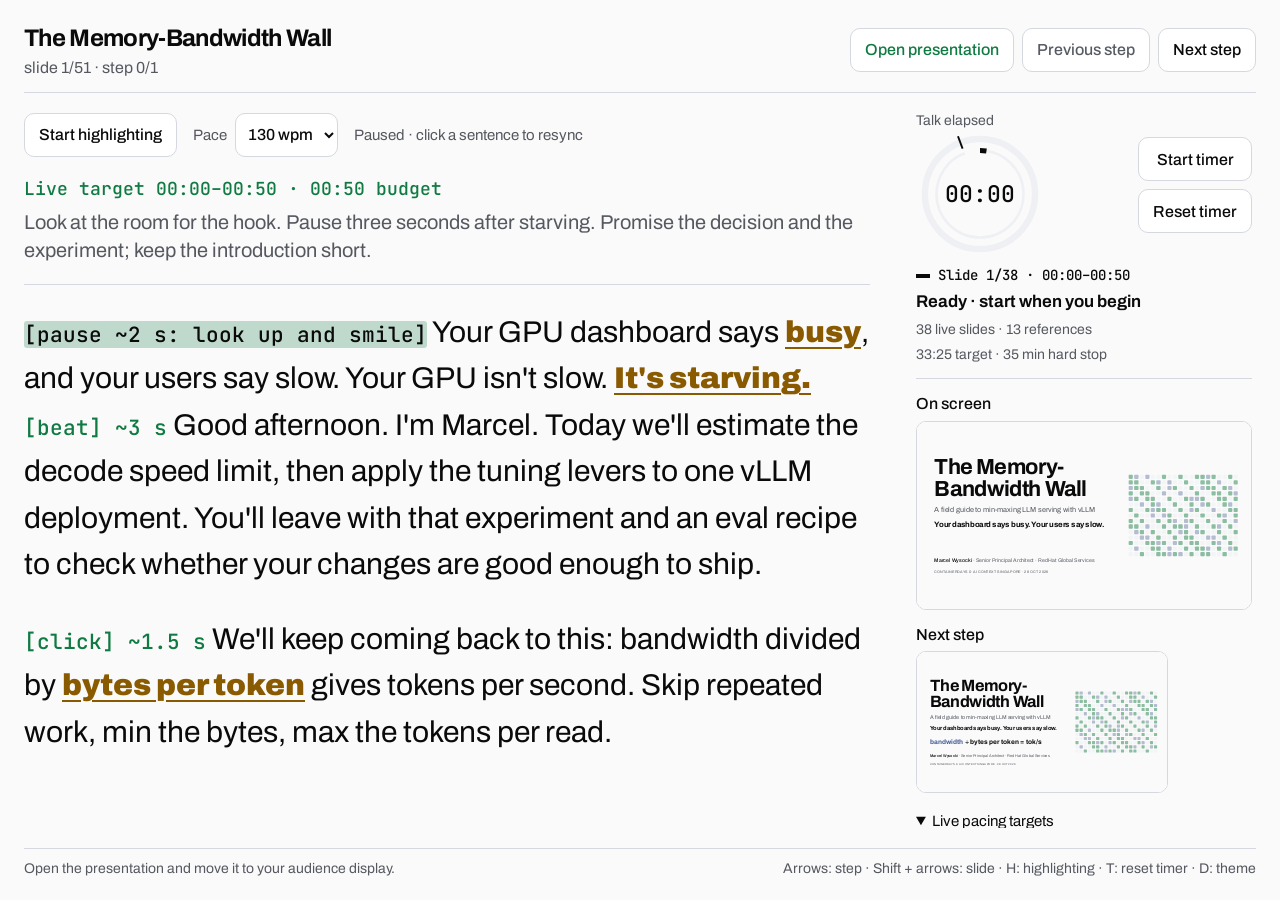
<file: script.html>
<!doctype html>
<html lang="en">
<head>
<meta charset="utf-8">
<meta name="viewport" content="width=device-width, initial-scale=1">
<title>Speaker script · The Memory-Bandwidth Wall</title>
</head>
<body>
<p><a href="deck.html?presenter">Open the speaker script and presenter controls</a></p>
<script>
const target = new URL("deck.html?presenter", location.href);
const theme = new URLSearchParams(location.search).get("theme");
if (theme === "light" || theme === "dark") target.searchParams.set("theme", theme);
target.hash = location.hash;
location.replace(target.href);
</script>
</body>
</html>
</file>
<file: deck.css>
/* Design language: relumea (relumea-brand/docs/brand/BRAND.md). Light near-white
   by default, neutral near-black in dark, one green accent; steel is the NEAR
   family (attention, not error). Hairlines for depth, no glow or gradient.
   Theme follows the OS, or `d` toggles data-theme on <html>. */
@font-face { font-family:"Archivo"; src:url(fonts/archivo.woff2) format("woff2"); font-weight:100 900; font-stretch:normal; font-style:normal; }
@font-face { font-family:"Archivo Fallback"; src:local("Arial"), local("Helvetica Neue"), local("Liberation Sans"), local("DejaVu Sans"); size-adjust:95.69%; ascent-override:91.75%; descent-override:21.95%; line-gap-override:0%; }
@font-face { font-family:"JetBrains Mono"; src:url(fonts/jetbrains-mono.woff2) format("woff2"); font-weight:400 700; }

:root {
  --bg:#fafafa; --panel:#ffffff; --surface-2:#f5f6f8; --track:#eef0f3;
  --line:#d5d8de; --ink:#0a0a0b; --soft:#55585f; --mute:#575c64;
  --green:#0f7a42; --steel:#445b99; --fail:#a32318;
  --green-fill:#1f8249; --steel-fill:#6f7fa7; --fill-ink:#0a0a0b; --green-fill-ink:#ffffff;
  --green-bg:#eaf5ef; --steel-bg:#eef1fa;
  --violet:#5b3fa8; --violet-fill:#8f83b3; --violet-bg:#f1eff8; --fail-fill:#ba7972; --dot:rgba(10,10,11,.3);
  --syn-flag:#0b5c8a; --syn-cm:#62666e;
  --glow-green:rgba(15,122,66,.3); --glow-steel:rgba(68,91,153,.3); --glow-violet:rgba(91,63,168,.3); --glow-r:10px;
  --amber:#8a5a00; --amber-fill:#a08840; --amber-bg:#fdf3ea; --glow-amber:rgba(138,90,0,.3);
  --teal:#00686e; --teal-fill:#258b93;
  --mulberry:#943a77; --live:#0b5c8a; --glow-live:rgba(11,92,138,.3);
  --c-live:#628fab; --c-thunk:#8f83b3; --c-reloc:#258b93; --c-stub:#868a92;
  --display:"Archivo","Archivo Fallback",system-ui,sans-serif;
  --text:"Archivo","Archivo Fallback",system-ui,sans-serif;
  --mono:"JetBrains Mono",ui-monospace,monospace;
  --ease:cubic-bezier(.16,1,.3,1);
  --bar:1.3s; /* every bar fill; deck.js tweens numbers over the same time on the same curve */
}
@media (prefers-color-scheme:dark) {
  :root:not([data-theme="light"]) {
    --bg:#0b0b0c; --panel:#131316; --surface-2:#1a1a1e; --track:#212126;
    --line:#3a3a42; --ink:#ededef; --soft:#a3a3ab; --mute:#8f8f98;
    --green:#3fbf7a; --steel:#a8b8ed; --fail:#f08a80;
    --green-fill:#359b64; --steel-fill:#5a6b94; --fill-ink:#ffffff; --green-fill-ink:#0a0a0b;
    --green-bg:#192b24; --steel-bg:#212635;
    --violet:#b8a7f0; --violet-fill:#7063a0; --violet-bg:#221f2e; --fail-fill:#a05c54; --dot:rgba(255,255,255,.32);
    --syn-flag:#6cb4e4; --syn-cm:#8e8e97;
    --glow-green:rgba(63,191,122,.7); --glow-steel:rgba(168,184,237,.6); --glow-violet:rgba(184,167,240,.6); --glow-r:16px;
    --amber:#e3b65c; --amber-fill:#8a6c2c; --amber-bg:#2c271e; --glow-amber:rgba(227,182,92,.6);
    --teal:#33b6c4; --teal-fill:#21787f;
    --mulberry:#e9a3cd; --live:#6cb4e4; --glow-live:rgba(108,180,228,.6);
    --c-live:#4f7088; --c-thunk:#7063a0; --c-reloc:#21787f; --c-stub:#6b6b74;
  }
}
:root[data-theme="dark"] {
  --bg:#0b0b0c; --panel:#131316; --surface-2:#1a1a1e; --track:#212126;
  --line:#3a3a42; --ink:#ededef; --soft:#a3a3ab; --mute:#8f8f98;
  --green:#3fbf7a; --steel:#a8b8ed; --fail:#f08a80;
  --green-fill:#359b64; --steel-fill:#5a6b94; --fill-ink:#ffffff; --green-fill-ink:#0a0a0b;
  --green-bg:#192b24; --steel-bg:#212635;
  --violet:#b8a7f0; --violet-fill:#7063a0; --violet-bg:#221f2e; --fail-fill:#a05c54; --dot:rgba(255,255,255,.32);
  --syn-flag:#6cb4e4; --syn-cm:#8e8e97;
  --glow-green:rgba(63,191,122,.7); --glow-steel:rgba(168,184,237,.6); --glow-violet:rgba(184,167,240,.6); --glow-r:16px;
  --amber:#e3b65c; --amber-fill:#8a6c2c; --amber-bg:#2c271e; --glow-amber:rgba(227,182,92,.6);
  --teal:#33b6c4; --teal-fill:#21787f;
  --mulberry:#e9a3cd; --live:#6cb4e4; --glow-live:rgba(108,180,228,.6);
  --c-live:#4f7088; --c-thunk:#7063a0; --c-reloc:#21787f; --c-stub:#6b6b74;
}
* { box-sizing:border-box; }
html,body { margin:0; background:var(--bg); color:var(--ink); font-family:var(--text); }
body.show,body.embed { height:100vh; overflow:hidden; }
body.blank #deck { opacity:0; }
body.motion-paused .slide *, body.motion-paused .slide *::before, body.motion-paused .slide *::after { animation-play-state:paused !important; }
#deck { position:absolute; left:0; top:0; width:1280px; height:720px; transform-origin:0 0; transition:opacity .3s; }

.slide {
  position:absolute; inset:0; padding:46px 64px 52px; display:flex; flex-direction:column; overflow:hidden;
  background:var(--bg);
  opacity:0; visibility:hidden; transition:opacity .45s ease, visibility 0s .45s;
}
.slide.active { opacity:1; visibility:visible; transition:opacity .45s ease; }

h1,h2,h3,h4 { font-family:var(--display); font-weight:700; letter-spacing:-.025em; margin:0; text-wrap:balance; }
h1 { letter-spacing:-.028em; }
h1 { font-size:84px; line-height:1.0; }
h2 { font-size:44px; line-height:1.1; max-width:1100px; }
.kicker { display:none; }
.title .kicker { display:block; order:10; margin:28px 0 0; color:var(--mute); letter-spacing:.06em; text-transform:uppercase; font-size:14px; }
.tag { font-size:16px; letter-spacing:.06em; text-transform:uppercase; color:var(--mute); }
.steel{color:var(--steel);} .green{color:var(--green);} .mute{color:var(--mute);}
.steelbg{background:var(--steel-fill);} .greenbg{background:var(--green-fill);}
/* KV cache bytes: violet plus a dot mark, so weights (steel) and KV stay apart in grayscale (recoverage mark-dots). */
.violetbg, .kvfill i, .blk i { background:radial-gradient(circle at 3px 3px, var(--dot) 1.2px, transparent 1.6px) 0 0/7px 7px, var(--violet-fill); }
.violet{color:var(--violet);} .fail{color:var(--fail);}
.mono { font-family:var(--mono); font-size:18px; }
.huge { font-family:var(--display); font-weight:700; font-size:72px; line-height:1; letter-spacing:-.03em; font-variant-numeric:tabular-nums; }
.stage { flex:1; position:relative; margin-top:22px; }
.say { font-size:24px; line-height:1.4; margin:14px 0 0; color:var(--soft); }
.foot { position:absolute; left:64px; bottom:14px; right:120px; margin:0; font-size:15px; line-height:1.3; color:var(--mute); }
.slide:has(.rules3) .foot { bottom:8px; font-size:14px; line-height:1.25; }
.slide:has(.rules3) { padding-bottom:78px; }
/* footnote additions keep their line reserved, so the bottom-anchored footnote does not grow upward per click */
.foot [data-step]:not(.on) { visibility:hidden; transform:none; }
.num { position:absolute; right:40px; bottom:20px; color:var(--mute); font-size:15px; letter-spacing:.08em; }
.title .num { display:none; }
.notes { display:none; }

/* ── build steps ── */
.slide [data-step], .slide [data-until] {
  transition:opacity .55s ease var(--dd,0s), transform .7s var(--ease) var(--dd,0s);
}
.slide .on { --dd:var(--d,0s); }
.slide [data-step]:not(.on), .slide [data-until]:not(.on) { opacity:0; transform:translateY(16px); pointer-events:none; }
.slide .pop:not(.on) { transform:scale(.3) rotate(-12deg); }
/* swaps: what leaves fades fast and in place; what replaces it (.swap-in) waits for that and does not rise */
.slide [data-until]:not(.on), .slide .swap-in:not(.on) { transition:opacity .2s ease; transform:none; }
.swap-in { --d:.2s; }
svg [data-step] { transform-box:fill-box; }
.draw { fill:none; stroke-dasharray:1; stroke-dashoffset:1; transition:stroke-dashoffset 1s var(--ease) var(--dd,0s) !important; }
.slide .draw:not(.on) { opacity:1; transform:none; }
.slide .draw.on { stroke-dashoffset:0; }

/* ── title ── */
.title { justify-content:center; }
.title h1, .title .kicker, .title .lede, .title .eq, .title .byline { position:relative; }
.lede { font-size:28px; color:var(--soft); margin:22px 0 0; }
.eq { font-family:var(--display); font-weight:700; font-size:34px; margin:34px 0 0; }
.eq.big { font-size:40px; text-align:center; margin-top:4px; }
.byline { font-size:20px; color:var(--mute); margin:40px 0 0; }
.byline b { color:var(--ink); font-weight:500; }
.field { position:absolute; right:48px; top:48px; bottom:48px; width:420px; display:grid; grid-template-columns:repeat(20,1fr); align-content:center; gap:5px; opacity:.5; }
.field i { aspect-ratio:1; border-radius:3px; background:var(--track); }
.field i:nth-child(3n+1), .field i:nth-child(7n) { background:var(--green-fill); }
.field i:nth-child(11n+4), .field i:nth-child(13n+2) { background:var(--steel-fill); }
.slide.active .field { animation:scan 1.5s var(--ease) both; }
@keyframes scan { from { clip-path:inset(0 100% 0 0); } to { clip-path:inset(0 0 0 0); } }
.end h1 { font-size:76px; }
.end .kicker { order:0; font-size:28px; color:var(--ink); text-transform:none; letter-spacing:0; margin:0 0 18px; }
.end .byline .mono { font-size:22px; color:var(--ink); }

/* ── hook ── */
.hook { display:flex; gap:40px; align-items:center; justify-content:center; }
.pricecard { width:440px; border:1px solid var(--line); border-radius:16px; padding:30px 34px; display:flex; flex-direction:column; gap:8px; background:var(--panel); }
.pricecard.hot { border-color:var(--steel); } .pricecard.cool { border-color:var(--green); }
.pricecard .v { font-family:var(--display); font-weight:700; font-size:110px; line-height:1; letter-spacing:-.04em; font-variant-numeric:tabular-nums; }
.pricecard.hot .v { color:var(--steel); } .pricecard.cool .v { color:var(--green); }
.pricecard .u { color:var(--mute); font-size:18px; }
.pricecard .what { font-size:26px; margin-top:12px; }
.stamp { position:absolute; left:50%; bottom:calc(50% + 175px); transform:translateX(-50%); padding:10px 22px; border-radius:14px; border:1px solid var(--green); background:var(--panel); color:var(--green); font-family:var(--display); font-weight:800; font-size:48px; }
.slide .stamp.pop:not(.on) { transform:translateX(-50%) scale(.6); }

/* ── lifecycle ── */
.life { position:relative; display:flex; margin-top:70px; }
.life .rail { position:absolute; left:0; top:0; width:100%; height:40px; }
.life .rail path { stroke:var(--line); stroke-width:3; }
.life .st { position:relative; flex:1; text-align:center; padding:58px 14px 0; }
/* each dot is anchored to its own stage, so the stage's entry transform moves it with the text instead of re-anchoring it */
.life .dot { position:absolute; top:8px; left:50%; width:24px; height:24px; margin-left:-12px; border-radius:50%; background:var(--bg); border:3px solid var(--green); }
.life .st.warn .dot { border-color:var(--steel); }
.slide .life .st[data-step]:not(.on) { transform:none; }
.life h3 { font-size:28px; margin-bottom:8px; }
.life .st.warn h3 { color:var(--steel); }
.life p { margin:0; font-size:18px; line-height:1.4; color:var(--soft); min-height:calc(3 * 1.4em); }
.life + .say { margin-top:60px; text-align:center; }

/* ── decode loop ── */
.loop .prompt-box { position:absolute; left:226px; top:0; width:700px; height:66px; border:1px solid var(--line); border-radius:9px; padding:8px 18px; background:var(--panel); }
.loop .ctx { margin:2px 0 0; font-family:var(--mono); font-size:22px; white-space:nowrap; overflow:hidden; }
.loop .gen { color:var(--green); }
.loop-svg { position:absolute; left:0; top:0; width:1152px; height:330px; overflow:visible; }
.loop-svg .arrow-line { fill:none; stroke:var(--mute); stroke-width:2; }
.loop-svg marker path, .ldwire marker path { fill:var(--mute); stroke:none; }
.loop-svg .back { stroke-dasharray:6 8; }
.loop-svg .back.hit { animation:dash .45s linear; } /* one crawl per appended token */
@keyframes dash { to { stroke-dashoffset:-28; } }
.loop-svg .model { fill:var(--panel); stroke:var(--mute); stroke-width:2; }
.loop-svg .model.hit { animation:mflash .5s ease; }
@keyframes mflash { 30% { stroke:var(--steel); stroke-width:4; } }
.loop-svg .net circle { fill:var(--amber-fill); } .loop-svg .net path { stroke:var(--amber); stroke-opacity:.45; stroke-width:1.5; }
.loop-svg .lbl { fill:var(--mute); font-size:15px; letter-spacing:.06em; text-transform:uppercase; font-family:var(--text); }
.loop .out-box .tag { white-space:nowrap; }
.loop .out-box { position:absolute; left:436px; top:284px; width:280px; height:58px; border:1px solid var(--green); border-radius:9px; display:flex; align-items:center; justify-content:space-between; padding:0 16px; }
.loop .nxt { font-family:var(--mono); font-size:24px; color:var(--green); }
.loop .nxt.hit { animation:popin .45s var(--ease); }
@keyframes popin { from { transform:scale(.3); opacity:0; } }
.loop .side { position:absolute; top:372px; width:500px; display:flex; flex-direction:column; gap:10px; }
.loop .weights { left:0; } .loop .kv { right:0; align-items:flex-end; }
.wbar { width:100%; height:26px; border-radius:5px; border:1px solid var(--steel); overflow:hidden; }
.wbar i { display:block; height:100%; width:100%; background:var(--steel-fill); opacity:.25; transform-origin:left; }
.wbar.hit i { animation:sweep .55s linear; }
@keyframes sweep { from { transform:scaleX(0); opacity:.9; } to { transform:scaleX(1); opacity:.25; } }
.kvstack { display:flex; flex-wrap:wrap-reverse; gap:4px; width:500px; min-height:26px; justify-content:flex-end; }
.kvstack i { position:relative; width:22px; height:26px; border-radius:3px; background:radial-gradient(circle at 3px 3px, var(--dot) 1.2px, transparent 1.6px) 0 0/7px 7px, var(--violet-bg); border:1px solid var(--violet); animation:popin .4s var(--ease); }
/* every lap reads every KV row so far: a violet scan, one row after another (--at from deck.js), so it lengthens as the context grows */
.kvstack i::after { content:""; position:absolute; inset:-1px; border-radius:3px; background:var(--violet-fill); opacity:0; pointer-events:none; }
.kvstack.hit i::after { animation:kvread .3s ease var(--at, 0s); }
@keyframes kvread { 40% { opacity:.85; } }

/* ── prefill vs decode ── */
.machines2 { display:flex; gap:36px; }
.mach { flex:1; border:1px solid var(--line); border-radius:16px; padding:24px 28px; background:var(--panel); }
.mach.hot { border-color:var(--amber); } .mach.cool { border-color:var(--steel); }
.mach h3 { font-size:34px; margin-bottom:16px; } .mach.hot h3{color:var(--amber);} .mach.cool h3{color:var(--steel);}
.mach p { font-size:21px; line-height:1.45; color:var(--soft); margin:18px 0 0; }
.cores { display:grid; grid-template-columns:repeat(12,1fr); gap:6px; }
.cores i { aspect-ratio:1; border-radius:3px; background:var(--mute); opacity:.14; }
.cores.all i { background:var(--amber-fill); opacity:.9; }
/* prefill: every core busy; one glow over the whole grid per pass, so all cores flash together (opacity only, one layer) */
.cores.all { position:relative; }
.cores.all::after { content:""; position:absolute; inset:-4px; border-radius:6px; pointer-events:none; box-shadow:0 0 var(--glow-r) var(--glow-amber), inset 0 0 0 2px var(--amber-fill); opacity:0; }
.slide.active .cores.all::after { animation:pass 1.2s ease-in-out infinite; }
@keyframes pass { 50% { opacity:1; } }
.cores.one i, .cores.idle i { background:var(--amber-fill); }
/* slide 6: one clock. Six packets cross per 1.6 s; packet j (delay −j × 1.6 s ÷ 6) reaches the GPU end of the
   wire 1.30 s into its run (366 of its 450 px). One or two scattered cores fire as each arrives:
   blink peaks 0.32 s in, so a core for packet j starts 1.30 − 0.32 − j × 0.267 s. */
.cores.idle i:nth-child(9), .cores.idle i:nth-child(29) { --pk:0; } .cores.idle i:nth-child(15) { --pk:1; }
.cores.idle i:nth-child(4), .cores.idle i:nth-child(23) { --pk:2; } .cores.idle i:nth-child(33) { --pk:3; }
.cores.idle i:nth-child(11), .cores.idle i:nth-child(26) { --pk:4; } .cores.idle i:nth-child(19) { --pk:5; }
.slide.active .cores.idle i:is(:nth-child(9), :nth-child(29), :nth-child(15), :nth-child(4), :nth-child(23), :nth-child(33), :nth-child(11), :nth-child(26), :nth-child(19)) { animation:blink 1.6s calc(.98s - var(--pk) * .2667s) infinite; }
@keyframes blink { 0%,60%,100% { opacity:.14; } 20% { opacity:.95; box-shadow:0 0 var(--glow-r) var(--glow-amber); } }
/* one token leaves the GPU per six packets, a full weight set (packet 0's arrival, 1.30 s); shown from click 2 */
.bus .die { position:relative; }
.tokout { position:absolute; left:-6px; top:50%; }
.tokout i { position:absolute; right:0; top:-7px; width:24px; height:14px; border-radius:4px; background:var(--live); box-shadow:0 0 var(--glow-r) var(--glow-live); opacity:0; }
.slide.active .tokout i { animation:tokout 1.6s linear 1.3s infinite; }
@keyframes tokout { 0% { transform:none; opacity:1; } 35% { transform:translateX(-44px); opacity:0; } 100% { transform:translateX(-44px); opacity:0; } }
/* decode: a steel weight packet crosses the link, then a few cores fire and go idle again */
.slide.active .cores.one i:nth-child(11n+4), .slide.active .cores.one i:nth-child(13n+9) { animation:fire 2s infinite; }
@keyframes fire { 0%,74%,100% { opacity:.14; } 80% { opacity:.95; } 90% { opacity:.3; } }
.memlink { display:flex; align-items:center; gap:12px; margin-top:12px; font-size:15px; color:var(--mute); }
.memlink i { position:relative; flex:1; height:14px; overflow:hidden; }
.memlink i::before { content:""; position:absolute; left:0; right:0; top:4px; height:6px; border-radius:3px; background:var(--track); }
.memlink i::after { content:""; position:absolute; inset:0; background:linear-gradient(var(--steel-fill),var(--steel-fill)) left / 34px 100% no-repeat; opacity:0; }
.slide.active .memlink i::after { animation:pkt 2s linear infinite; }
@keyframes pkt { 0% { transform:translateX(100%); opacity:0; } 6% { opacity:1; } 72% { transform:translateX(0); opacity:1; } 76%,100% { transform:translateX(0); opacity:0; } }

/* ── HBM fill ── */
.hbm { display:flex; flex-direction:column; justify-content:center; padding-bottom:40px; }
.hbmbar { display:flex; height:150px; border:1px solid var(--line); border-radius:14px; overflow:hidden; }
.hbmbar .seg { position:relative; display:flex; align-items:center; justify-content:center; text-align:center; font-size:17px; color:var(--fill-ink); }
.seg.w { width:60.7493%; background:var(--steel-fill); font-weight:500; } .seg.w b { font-family:var(--display); font-size:26px; }
.seg.rt { width:4.6959%; background:var(--c-stub); } .seg.rt span { writing-mode:vertical-rl; transform:rotate(180deg); font-size:15px; }
.seg.kvarea { width:34.5548%; background:var(--surface-2); } .seg.kvarea > span { font-size:17px; font-weight:600; }
.kvfill { position:absolute; inset:6px; display:flex; flex-wrap:wrap; gap:4px; align-content:stretch; }
.kvfill.short i { width:calc((100% - 56px)/15); height:calc((100% - 8px)/3); }
/* 128k blocks to scale (deck.js PLAY.fit sets --w0, the 8k size, and --w1, the 128k size, in % of the budget); they grow with the context */
.kvfill.long i { flex:none; width:calc(var(--w1, 27.67) * 1% - 2px); height:100%; transform-origin:left; transform:scaleX(calc(var(--w0, 2.19) / var(--w1, 27.67))); transition:transform var(--bar) var(--ease) var(--dd, 0s); }
.kvfill.long.on i { transform:none; }
.kvfill i { border-radius:5px; border:1px solid var(--violet); }
/* one cell per conversation, popping in as the count climbs (--pop from deck.js) */
.kvfill.short.on i { animation:popin .5s var(--ease) backwards; animation-delay:calc(var(--i, 0) * var(--pop, 33ms)); }
.hbm-legend { margin-top:12px; }
.fitcount { display:flex; align-items:baseline; gap:24px; margin-top:44px; }
.fitcount .huge { font-size:96px; }
.ctxlbl { font-size:26px; color:var(--soft); }

/* ── KV math ── */
.kvmath { display:flex; flex-direction:column; gap:36px; padding-top:30px; }
.terms { display:flex; align-items:center; gap:14px; }
.terms > i { font-style:normal; font-size:38px; color:var(--mute); }
.term { border:1px solid var(--line); border-radius:16px; padding:14px 20px; min-width:150px; text-align:center; background:var(--panel); }
.term b { display:block; font-family:var(--display); font-size:56px; line-height:1; }
.term span { font-size:17px; color:var(--mute); }
.res { font-family:var(--display); font-size:38px; font-weight:500; }
.res b { font-weight:700; font-variant-numeric:tabular-nums; }
.res.big2 { font-size:34px; } .res u { text-decoration-color:var(--steel); }

/* ── vLLM map ── */
.pipe { display:grid; grid-template-columns:repeat(4,1fr); gap:18px; align-content:center; }
.node { border:1px solid var(--line); border-radius:16px; padding:18px 20px 20px; background:var(--panel); display:flex; flex-direction:column; gap:6px; min-height:150px; }
.node b { font-family:var(--display); font-size:25px; } .node span { color:var(--soft); font-size:17px; line-height:1.35; }
.node em { margin-top:auto; font-style:normal; font-size:15px; letter-spacing:.06em; text-transform:uppercase; }
.node .m2 { color:var(--steel); } .node .m3 { color:var(--green); } .node .m4 { color:var(--soft); }
.node:last-child { border-color:var(--green); }

/* ── bus ── */
.bus { display:flex; align-items:center; gap:0; justify-content:center; }
.bus .die, .bus .mem { width:320px; height:300px; border:1px solid var(--line); border-radius:16px; padding:24px; display:flex; flex-direction:column; gap:18px; align-items:center; justify-content:center; background:var(--panel); }
.bus .tag { text-align:center; }
.bus .die { border-color:var(--amber); } .bus .mem { border-color:var(--steel); }
.bus .cores { grid-template-columns:repeat(6,1fr); width:200px; }
.wire { width:360px; height:30px; position:relative; overflow:hidden; border-top:1px solid var(--line); border-bottom:1px solid var(--line); }
.wire i { position:absolute; top:7px; width:44px; height:12px; border-radius:5px; background:var(--steel-fill); right:-50px; }
.slide.active .wire i { animation:packet 1.6s linear infinite; }
.wire i:nth-child(2){animation-delay:-.27s!important} .wire i:nth-child(3){animation-delay:-.53s!important} .wire i:nth-child(4){animation-delay:-.8s!important} .wire i:nth-child(5){animation-delay:-1.07s!important} .wire i:nth-child(6){animation-delay:-1.33s!important}
@keyframes packet { from { transform:translateX(0); } to { transform:translateX(-450px); } }

/* ── ceiling bars ── */
.ceil { display:flex; flex-direction:column; gap:14px; }
.calc { display:flex; gap:40px; align-items:baseline; } .calc .mono:first-child { font-size:24px; }
.ceil .bars { display:flex; flex-direction:column; gap:14px; margin-top:10px; }
.ceil .row { display:grid; grid-template-columns:150px 120px 1fr 150px; align-items:center; gap:18px; }
.ceil .row b { font-family:var(--display); font-size:24px; } .ceil .bw { color:var(--mute); font-size:18px; }
.ceil .b, .grow .b, .wb .b, .hb .b { height:34px; border-radius:5px; background:var(--track); overflow:visible; }
.ceil .b i { display:block; height:100%; border-radius:5px; background:var(--green-fill); width:calc(var(--w) / 150 * 100%); transform:scaleX(0); transform-origin:left; transition:transform var(--bar) var(--ease) var(--dd,0s); }
.ceil .row.on i { transform:none; }
.rcpt { text-align:center; font-size:19px; color:var(--soft); margin:10px 0 0; }
.rcpt b { font-family:var(--display); font-size:22px; }
/* slide 7: one steel weight read crosses once, then every user's token lights green */
.share { display:flex; align-items:center; gap:18px; margin-top:6px; }
.share .wread { padding:8px 14px; border-radius:8px; background:var(--steel-fill); color:var(--fill-ink); font-size:18px; font-weight:600; }
.share .arr { position:relative; width:120px; height:14px; overflow:hidden; }
.share .arr::before { content:""; position:absolute; left:0; right:0; top:6px; height:2px; background:var(--line); }
.share .arr::after { content:""; position:absolute; inset:0; background:linear-gradient(var(--steel-fill),var(--steel-fill)) left / 22px 100% no-repeat; transform:translateX(-100%); }
.share.on .arr::after { animation:once 1s var(--ease) .3s forwards; }
@keyframes once { from { transform:translateX(-100%); } to { transform:translateX(100%); } }
.share .users { display:flex; gap:10px; }
.share .users i { font-style:normal; font-size:16px; padding:6px 10px; border-radius:7px; border:1px solid var(--line); color:var(--soft); transition:background .4s, color .4s; --fire:var(--glow-green); }
.share.on .users i { background:var(--green-fill); border-color:var(--green-fill); color:var(--green-fill-ink); transition-delay:calc(1.2s + var(--u) * .12s); animation:fireonce 1.2s ease-out calc(1.2s + var(--u) * .12s); }
.share .users i:nth-child(2) { --u:1; } .share .users i:nth-child(3) { --u:2; } .share .users i:nth-child(4) { --u:3; } .share .users i:nth-child(1) { --u:0; }
.share .sch { font-size:15px; color:var(--mute); }
.ceil em { font-style:normal; font-family:var(--display); font-weight:700; font-size:30px; color:var(--green); font-variant-numeric:tabular-nums; }

/* ── roofline ── */
.roof { width:100%; height:100%; overflow:visible; }
.roof .axis { stroke:var(--mute); stroke-width:2; fill:none; }
.roof .lbl { fill:var(--mute); font-size:17px; font-family:var(--text); }
.roof .lbl.steel { fill:var(--steel); font-size:22px; } .roof .lbl.green { fill:var(--green); font-size:22px; } .roof .lbl.amber { fill:var(--amber); font-size:22px; }
.roof .slope { stroke:var(--steel); stroke-width:4; } .roof .flat { stroke:var(--amber); stroke-width:4; }
.roof .hint { stroke:var(--green); stroke-width:8; stroke-opacity:.35; stroke-linecap:round; }
.roof .ddot circle { fill:var(--steel); }
.roof .ddot { transition:transform 1.4s var(--ease), opacity .5s !important; }
/* click 3, two stops. x is linear in math per byte from the origin (x 90), and the decode dot sits 90 px out:
   FP8 (8 bits) doubles the math per byte of bf16, x 90 + 180; FP4 (4.5 bits with its scales) is 16 ÷ 4.5 = 3.56×, x 90 + 320 */
.slide.k3 .roof .ddot { transform:translate(230px,-166.4px); animation:fp 2.2s var(--ease) both; }
@keyframes fp { 0% { transform:none; } 40%, 55% { transform:translate(90px,-65.1px); } 100% { transform:translate(230px,-166.4px); } }
.roof .pdot { fill:var(--amber); }
.roof .dlbl { fill:var(--ink); font-size:22px; font-weight:700; font-family:var(--display); }

/* ── MBU: how full the pipe is ── */
.mbu { display:flex; gap:50px; align-items:center; }
.mbu-side { flex:1; position:relative; min-height:260px; }
.formula-s { font-size:22px; margin:0 0 26px; }
.formula-s.busf { text-align:center; margin:8px 0 0; }
.fp4 .formula-s { margin:6px 0 0; }
.verdict { position:absolute; top:90px; left:0; right:0; border:1px solid; border-radius:14px; padding:16px 22px; background:var(--panel); }
.verdict.cool, .verdict.hot { border-color:var(--line); }
.verdict b { display:block; font-family:var(--display); font-size:38px; margin-bottom:8px; }
.verdict.cool b, .verdict.hot b { color:var(--ink); }
.verdict span { font-size:23px; line-height:1.45; color:var(--soft); }

/* ── KV outgrows weights ── */
.grow { display:flex; flex-direction:column; gap:22px; padding-top:20px; }
.beam { display:grid; grid-template-columns:190px 180px 1fr; align-items:center; gap:18px; height:96px; }
.beam b { font-family:var(--display); font-size:24px; }
.beam em { font-style:normal; font-family:var(--display); font-weight:700; font-size:34px; font-variant-numeric:tabular-nums; white-space:nowrap; } /* 130.3 GiB stays on one line while it counts */
.beam.bk em { color:var(--violet); }
.bscene { position:relative; height:100%; perspective:2600px; }
/* Depth is bytes at 2.57px per GiB: weights 51.7 GiB, KV for 16 users 6.3 / 34.3 / 130.3 GiB. */
.bscene .cub { --W:52px; --H:52px; left:24px; top:22px; transform:rotateX(-18deg) rotateY(-64deg); }
.cub.cw { --DM:133px; --ds:1; --cf:var(--steel-fill); --cb:var(--steel); }
.cub.ck { --DM:336px; --ds:calc(16 / 336); --cb:var(--violet); }
/* the dot tile is pre-stretched by 1 / --ds so the scaled face shows round dots */
.cub.ck .s { background-size:calc(7px / var(--ds)) 7px, auto; } .cub.ck .t { background-size:7px calc(7px / var(--ds)), auto; }
.cub.ck i { background:radial-gradient(circle at 3px 3px, var(--dot) 1.2px, transparent 1.6px) 0 0/7px 7px, var(--violet-fill); }
.slide.k1 .cub.ck { --ds:calc(88 / 336); } .slide.k2 .cub.ck { --ds:1; }
.grow .xw { position:absolute; left:400px; top:50%; transform:translateY(-50%); font-size:20px; font-weight:700; color:var(--violet); white-space:nowrap; }
.bcap { margin:-10px 0 0 406px; font-size:15px; color:var(--mute); }
.ctxsteps { display:flex; gap:12px; margin-left:406px; }
.ctxsteps span { font-family:var(--display); font-weight:700; font-size:24px; padding:6px 16px; border-radius:9px; border:1px solid var(--line); color:var(--mute); }
.ctxsteps span.on { border-color:var(--ink); color:var(--ink); }
.slide .ctxsteps span[data-step]:not(.on) { opacity:.35; transform:none; }
/* a context already passed stays readable but loses the outline; only the current one is marked */
.slide.k1 .ctxsteps span:nth-child(1), .slide.k2 .ctxsteps span:nth-child(2) { opacity:1; transform:none; }

/* ── gantt ── */
.gantt { display:flex; gap:18px; padding-top:20px; }
.g-lbl { display:flex; flex-direction:column; width:110px; }
.g-lbl span { height:62px; display:flex; align-items:center; color:var(--soft); font-size:19px; }
.g-lbl span:last-child { color:var(--amber); }
.g-body { flex:1; position:relative; height:248px; border-left:1px solid var(--line); border-bottom:1px solid var(--line); }
.g-plot { position:absolute; inset:0; }
.g-plot .lane { position:relative; height:62px; }
.g-plot .lane i { position:absolute; top:12px; height:38px; left:calc(var(--x) * 1%); width:calc(var(--w) * 1%); border-radius:5px;
  background:repeating-linear-gradient(90deg, var(--green-fill) 0 10px, transparent 10px 15px); opacity:.85; }
.g-plot .lane.pf i { background:var(--amber-fill); opacity:1; }
.g-plot .lane i.late { opacity:.45; }
.g-plot .stall { position:absolute; left:18%; width:52%; top:0; height:186px; border:1px dashed var(--steel); border-radius:5px; display:grid; place-items:center; background:var(--steel-bg); }
.g-plot .stall span { color:var(--steel); font-family:var(--display); font-size:26px; font-weight:700; }
/* a playhead sweeps the timeline at constant speed; lanes show behind it, so the frozen decodes read as time */
.slide.active .g-plot.on { animation:wipe 4s linear; }
@keyframes wipe { from { clip-path:inset(0 100% 0 0); } to { clip-path:inset(0 0 0 0); } }
.g-plot .playhead { position:absolute; inset:-8px 0 -8px 0; opacity:0; pointer-events:none; }
.g-plot .playhead::before { content:""; position:absolute; left:-2px; top:0; bottom:0; width:2px; background:var(--ink); }
.slide.active .g-plot.on .playhead { animation:playhead 4s linear; }
@keyframes playhead { from { transform:translateX(0); opacity:1; } 96% { opacity:1; } to { transform:translateX(100%); opacity:0; } }
.slide .g-plot:not(.on) { transform:none; }

/* ── batch trade ── */
.trade { display:flex; gap:70px; align-items:center; }
.knob { width:360px; }
.track { height:10px; border-radius:5px; background:var(--line); margin:30px 0 10px; position:relative; }
.thumb { position:absolute; top:-15px; left:0; width:100%; height:40px; transition:transform var(--bar) var(--ease); }
.thumb::before { content:""; position:absolute; left:0; top:0; width:40px; height:40px; border-radius:50%; background:var(--ink); }
.slide.k1 .thumb { transform:translateX(calc(100% - 40px)); }
.ends { display:flex; justify-content:space-between; margin-top:28px; color:var(--mute); font-size:18px; }
.meters { flex:1; display:flex; flex-direction:column; gap:22px; }
.m { display:grid; grid-template-columns:260px 1fr; align-items:center; gap:18px; }
.m b { font-family:var(--display); font-size:25px; }
.mb { height:24px; border-radius:5px; background:var(--track); overflow:hidden; }
.mb i { display:block; height:100%; width:100%; border-radius:5px; transform:translateX(-55%); transition:transform var(--bar) var(--ease) .2s; } /* translate-reveal in the clipping track: patterns never stretch */
.m.cool i { background:var(--green-fill); } .m.hot i, .m.cost i { background:var(--steel-fill); }
.m.kvr i { border:1px solid var(--violet); background:radial-gradient(circle at 3px 3px, var(--dot) 1.2px, transparent 1.6px) 0 0/7px 7px, var(--violet-fill); }
.slide.k1 .m.up i { transform:translateX(-12%); } .slide.k1 .m.down i { transform:translateX(-86%); }

/* ── money ── */
.money { display:flex; flex-direction:column; gap:24px; padding-top:20px; }
.mrow { display:grid; grid-template-columns:130px 1fr 150px; align-items:center; gap:18px; }
.mrow .rv { font-family:var(--display); font-weight:700; font-size:26px; color:var(--green); text-align:right; font-variant-numeric:tabular-nums; }
.mrow > b { font-family:var(--display); font-size:26px; }
.mb2 { position:relative; height:64px; border-radius:9px; background:var(--track); overflow:hidden; }
.mb2 i { display:block; height:100%; border-radius:9px; width:calc(var(--w) * 1%); }
.mb2 span { position:absolute; left:20px; top:50%; transform:translateY(-50%); font-family:var(--display); font-weight:700; font-size:26px; color:var(--fill-ink); white-space:nowrap; }
.mb2 .rev { width:100%; transform:translateX(-96.9%); transition:transform var(--bar) var(--ease); }
.mb2 .rev + span { color:var(--green); left:auto; right:20px; transition:color .4s ease; }
.slide.k2 .mb2 .rev { transform:translateX(-50%); } .slide.k3 .mb2 .rev { transform:none; }
.slide.k3 .mb2 .rev + span { color:var(--green-fill-ink); transition-delay:.15s; transition-duration:.25s; } /* when the growing bar reaches the label */
.tps { display:flex; align-items:baseline; gap:24px; margin-top:16px; }
.tps .huge { font-size:110px; color:var(--green); }

/* ── levers ── */
.levers { display:grid; grid-template-columns:repeat(4,1fr); gap:18px; align-content:center; }
/* slide 16: brackets under the cards name the three moves; the closing slide repeats them */
.levers .lg { grid-row:2; text-align:center; font-family:var(--display); font-weight:700; font-size:22px; padding-top:12px; border-top:2px solid; }
.levers .g-skip { grid-column:1; color:var(--green); border-color:var(--green); }
.levers .g-min { grid-column:2 / 4; color:var(--steel); border-color:var(--steel); }
.levers .g-max { grid-column:4; color:var(--green); border-color:var(--green); }
.lever { border:1px solid var(--line); border-radius:14px; padding:22px; min-height:290px; display:flex; flex-direction:column; gap:10px; background:var(--panel); }
.lever .n { font-family:var(--display); font-weight:800; font-size:68px; color:var(--ink); line-height:1; }
.lever b { font-family:var(--display); font-size:28px; line-height:1.15; min-height:calc(2 * 1.15em); } .lever > span { color:var(--soft); font-size:19px; }
.lever em { margin-top:auto; font-style:normal; color:var(--soft); font-size:17px; letter-spacing:0; }
.lever > span, .lever em { text-wrap:pretty; }

/* ── agent prefix ── */
.agent { display:flex; gap:40px; align-items:center; }
.turns { flex:1; display:flex; flex-direction:column; gap:14px; }
.turn { display:flex; gap:8px; align-items:center; }
.turn .who { width:76px; color:var(--mute); font-size:16px; }
.c { font-style:normal; font-family:var(--display); font-weight:700; font-size:18px; padding:10px 12px; border-radius:9px; border:1px solid var(--steel); color:var(--steel); white-space:nowrap; transition:border-color .4s ease, color .4s ease, background-color .4s ease; --fire:var(--glow-amber); }
.c.q { border-color:var(--amber); color:var(--amber); background:var(--amber-bg); }
/* each step recomputes its whole prefix: when a step appears, its prefix chips flash amber (compute), left to right, 60 ms apart */
.turn i:nth-of-type(2) { --i:1; } .turn i:nth-of-type(3) { --i:2; } .turn i:nth-of-type(4) { --i:3; } .turn i:nth-of-type(5) { --i:4; } .turn i:nth-of-type(6) { --i:5; }
.turn.on .c:not(.q) { animation:recompute .6s ease-out calc(var(--dd, 0s) + .3s + var(--i, 0) * 60ms) backwards, fireonce .6s ease-out calc(var(--dd, 0s) + .3s + var(--i, 0) * 60ms); }
@keyframes recompute { 50% { background:var(--amber-bg); } }
.slide.k2 .c:not(.q) { border-color:var(--green); color:var(--green); background:var(--green-bg); animation:none; }
/* click 2: the cache keeps every prefix; only each step's new tail is computed, step after step */
.turns .turn:nth-child(2) { --r:1; } .turns .turn:nth-child(3) { --r:2; } .turns .turn:nth-child(4) { --r:3; }
.slide.k2 .turn .c.q { animation:fireonce .6s ease-out calc(.3s + var(--r, 0) * 150ms); }
.rcount { margin:4px 0 0 84px; font-size:18px; color:var(--soft); }
.rcount b { font-family:var(--display); font-size:24px; color:var(--amber); font-variant-numeric:tabular-nums; }
.pricebox { width:320px; display:flex; flex-direction:column; gap:10px; border:1px solid var(--steel); border-radius:14px; padding:18px 22px; background:var(--panel); transition:border-color .4s ease .5s; }
.slide.k2 .pricebox { border-color:var(--green); } .slide.k2 .pricebox .huge { color:var(--green); }
.pricebox .huge { font-size:84px; color:var(--steel); transition:color .4s ease .5s; } .pricebox .u { color:var(--mute); }

/* ── fine print ── */
.fine { display:flex; flex-direction:column; gap:30px; padding-top:10px; }
.split-bar { display:flex; flex-direction:column; gap:12px; }
.sb { display:flex; height:66px; border-radius:9px; overflow:hidden; }
.sb i { width:calc(var(--w) * 1%); display:flex; align-items:center; padding-left:18px; font-style:normal; font-family:var(--display); font-weight:700; font-size:22px; }
.sb .hit { background:var(--green-fill); color:var(--green-fill-ink); } .sb .miss { background:var(--amber-bg); border:1px solid var(--amber); color:var(--amber); border-radius:0 12px 12px 0; }
.slide.active .sb .hit { animation:grow-x var(--bar) var(--ease); } /* a clip, not a scale, so the label inside is not squeezed */
@keyframes grow-x { from { clip-path:inset(0 100% 0 0); } to { clip-path:inset(0); } }
.still { border:1px solid var(--line); border-radius:14px; padding:16px 22px; display:flex; gap:24px; align-items:center; }
.still b { font-family:var(--display); font-size:24px; color:var(--steel); white-space:nowrap; } .still span { color:var(--soft); font-size:20px; }

/* ── weight shrink ── */
.shrink { display:flex; flex-direction:column; gap:22px; padding-top:8px; }
.wb { display:grid; grid-template-columns:1fr 260px; grid-template-rows:auto 60px auto; column-gap:24px; row-gap:8px; align-items:center; }
.wb .tag { grid-column:1 / -1; } .wb .b { height:60px; } .wb .fmt { color:var(--soft); font-size:19px; }
.wb .huge { font-size:56px; }

/* Weight slab: the front face is the matrix, thickness is file bytes at 2.6px per GB (55.6 / 30.9 / 21.9). */
.wb.slabrow { grid-template-rows:auto 124px auto; }
.slab { position:relative; height:100%; perspective:1800px; }
.slab .cub { --W:600px; --H:84px; --DM:145px; --ds:1; --cf:var(--steel-fill); --cb:var(--steel); left:10px; top:36px; transform:rotateX(-12deg) rotateY(-24deg); }
.slab .cub .f { background:repeating-linear-gradient(90deg, transparent 0 25px, var(--steel) 25px 26px), repeating-linear-gradient(0deg, transparent 0 13px, var(--steel) 13px 14px), var(--steel-fill); }
.slide.k1 .slab .cub { --ds:calc(80 / 145); } .slide.k2 .slab .cub { --ds:calc(57 / 145); }


/* ── QServe bars ── */
.qserve { display:flex; flex-direction:column; gap:18px; }
.qserve .say.s { margin:0 0 10px; }
.hb { display:grid; grid-template-columns:260px 1fr 110px; align-items:center; gap:18px; }
.hb b { font-family:var(--display); font-size:22px; }
.hb .b i { display:block; height:100%; border-radius:5px; background:var(--green-fill); width:100%; transform-origin:left; transform:scaleX(0); transition:transform var(--bar) var(--ease) var(--dd,0s); }
.hb.on .b i { transform:scaleX(calc(var(--w) / 3.5)); }
.hb em { font-style:normal; font-family:var(--display); font-weight:700; font-size:34px; color:var(--green); }

/* ── KV quant ── */
.kvq { display:flex; flex-direction:column; gap:26px; padding-top:20px; }
.kvslots { position:relative; height:110px; border:1px solid var(--line); border-radius:14px; }
.blk { position:absolute; inset:8px; display:flex; gap:8px; }
/* Same 29.4343 GiB budget: three 8.14 GiB blocks shrink to 4.14 GiB; four more then fit. */
.blk i { flex:none; width:calc(27.67% - 6px); border-radius:5px; border:1px solid var(--violet); } /* sizes switch at the click; the FP8 blocks' pop-in carries the motion */
.slide.k1 .blk i { width:calc(14.08% - 7px); }
.slide:not(.k1) .blk i[data-step] { display:none; }
.blk i[data-step].on { animation:popin .5s var(--ease) var(--dd, 0s) backwards; }
.fitcount2 { display:flex; align-items:baseline; gap:24px; } .fitcount2 .huge { font-size:96px; color:var(--ink); transition:color .4s ease; } .slide.k1 .fitcount2 .huge { color:var(--green); transition-delay:1.7s; }
.ladder { display:flex; gap:14px; flex-wrap:wrap; }
.ladder span { padding:10px 16px; border-radius:9px; border:1px solid var(--line); color:var(--soft); font-size:19px; }
.ladder span.on { border-color:var(--green); color:var(--green); } .ladder .mono { border:0; padding-left:0; font-size:17px; }

/* ── K vs V heatmaps ── */
.kv2 { display:grid; grid-template-columns:1fr 1fr; gap:40px; }
.hm { display:flex; flex-direction:column; gap:12px; }
.grid { position:relative; display:grid; grid-template-columns:repeat(24,1fr); gap:3px; }
.grid i { aspect-ratio:1; border-radius:1px; }
.gk i { background:var(--violet-fill); opacity:var(--v); } .gv i { background:var(--teal-fill); opacity:var(--v); }
.grid::after, .grid::before { content:""; position:absolute; inset:-4px; opacity:0; transition:opacity .6s; pointer-events:none; border-radius:3px; }
.gk::after { background:repeating-linear-gradient(90deg, transparent 0 calc(100%/24 - 1px), var(--ink) calc(100%/24 - 1px) calc(100%/24)); }
.gv::after { background:repeating-linear-gradient(180deg, transparent 0 calc(100%/12 - 1px), var(--ink) calc(100%/12 - 1px) calc(100%/12)); }
.slide.k1 .gk::after, .slide.k2 .gv::after { opacity:.25; }
.grid::before { bottom:auto; height:calc(1/12 * 100% + 6px); border:1px solid var(--ink); }
.slide.k3 .grid::before { opacity:1; }
.hm .how { font-size:21px; color:var(--soft); } .kv2 .say { grid-column:1 / -1; margin-top:0; }

/* ── speculative ── */
.spec { display:flex; flex-direction:column; gap:18px; padding-top:10px; }
.srow { display:flex; gap:10px; align-items:center; min-height:60px; }
.who { width:110px; color:var(--mute); font-size:16px; letter-spacing:.06em; text-transform:uppercase; }
.tk { font-family:var(--mono); font-size:26px; padding:8px 16px; border-radius:9px; border:1px solid var(--line); color:var(--soft); transition:border-color .5s, color .5s, background-color .5s, opacity .5s; }
.tk.ctx { color:var(--ink); } .tk.d { border-style:dashed; border-color:var(--mute); color:var(--mute); }
.slide.k3 .tk.d:not(.x) { border-color:var(--green); border-style:solid; color:var(--green); }
.slide.k3 .tk.d.x { border-color:var(--steel); color:var(--mute); opacity:1; border-style:dashed; }
/* a dropped draft token gets a miss badge, as in the acceptance game */
.tk.d.x { position:relative; }
.tk.d.x::after { content:"✕"; position:absolute; top:-12px; right:-10px; width:24px; height:24px; display:grid; place-items:center; border-radius:50%; border:1px solid var(--steel); background:var(--steel-bg); color:var(--steel); font-family:var(--text); font-size:15px; opacity:0; transition:opacity .5s; }
.slide.k3 .tk.d.x::after { opacity:1; }
.tk.ok { border-color:var(--green); color:var(--green); background:var(--green-bg); }
.tk.fix { position:relative; border-color:var(--green); color:var(--green); }
.tk.fix::after { content:attr(data-cap); position:absolute; top:100%; left:50%; transform:translateX(-50%); margin-top:6px; font-family:var(--text); font-size:14px; color:var(--mute); white-space:nowrap; }
.tnote { margin-left:14px; font-size:16px; color:var(--steel); }
.dcost { margin:0; font-size:18px; color:var(--soft); } .dcost b { color:var(--ink); }
.tk.no { border-color:var(--steel); color:var(--steel); } .tk.dim { color:var(--mute); opacity:1; }
.verify { margin-left:120px; height:44px; border-radius:9px; background:var(--panel); border:1px solid var(--line); position:relative; overflow:hidden; width:440px; display:flex; align-items:center; padding-left:18px; color:var(--soft); font-size:18px; }
.verify::before { content:""; position:absolute; inset:0; background:var(--green-bg); transform:scaleX(0); transform-origin:left; }
.verify.on::before { transition:transform .4s var(--ease) .2s; transform:scaleX(1); }
/* the target checks all five drafts in one pass: they flash together */
.srow .tk.d { --fire:var(--glow-green); }
.slide.k2 .srow .tk.d { animation:fireonce .6s ease-out .2s; }
.slide .srow .tk.d[data-step] { transition:opacity .55s ease var(--dd,0s), transform .7s var(--ease) var(--dd,0s), color .4s ease, border-color .4s ease; }
/* click 3: the kept tokens are the drafts themselves, dropping from the draft row (140 px up); ")" comes from the verify bar (80 px up) */
.slide .srow .tk.ok[data-step], .slide .srow .tk.fix[data-step] { transition:opacity .15s ease var(--dd,0s); }
.srow .tk.ok.on { animation:keep .6s var(--ease) var(--dd,0s) backwards; }
@keyframes keep { from { transform:translateY(-140px); } }
.srow .tk.fix.on { animation:popfix .5s var(--ease) var(--dd,0s) backwards; }
@keyframes popfix { from { transform:translateY(-80px) scale(.3); opacity:0; } }
.verify span { position:relative; }
.gain { margin-left:20px; font-family:var(--display); font-weight:700; font-size:26px; color:var(--green); }

/* ── acceptance ── */
.accept { display:flex; flex-direction:column; gap:14px; padding-top:0; }
.arow { display:flex; gap:10px; align-items:center; }
.arow .who { width:140px; }
.am { margin-left:auto; width:220px; height:20px; border-radius:5px; background:var(--track); overflow:hidden; }
.am i { display:block; height:100%; width:100%; background:var(--green-fill); transform-origin:left; transform:scaleX(0); transition:transform var(--bar) var(--ease) .3s; }
.arow.on .am i { transform:scaleX(calc(var(--w) / 100)); } /* grows when its row appears */
.picks { display:grid; grid-template-columns:repeat(2,1fr); gap:18px; margin-top:0; }
.picks div { border:1px solid var(--line); border-radius:16px; padding:12px 20px; display:flex; flex-direction:column; gap:8px; }
.picks .cool { border-color:var(--green); } .picks .hot { grid-column:1 / -1; flex-direction:row; align-items:baseline; gap:8px; padding:0; border:0; }
.picks > div > b { font-family:var(--display); font-size:25px; } .picks .hot > b { color:var(--steel); } .picks span { color:var(--soft); font-size:19px; }

/* ── strikes ── */
.strikes { display:flex; flex-direction:column; gap:28px; justify-content:center; }
.sk { display:flex; flex-direction:column; gap:6px; }
.sk b { position:relative; align-self:flex-start; font-family:var(--display); font-size:38px; }
.sk b::after { content:""; position:absolute; left:0; top:55%; height:4px; width:100%; background:var(--steel-fill); transform-origin:left; transform:scaleX(0); transition:transform .6s ease .7s; }
.sk.on b::after { transform:none; }
.sk span { color:var(--soft); font-size:22px; }

/* ── TP / PP ── */
.tppp { display:grid; grid-template-columns:1fr 1fr; gap:32px; align-items:start; }
.par { border:1px solid var(--line); border-radius:14px; padding:22px 26px; background:var(--panel); }
.par h3 { font-size:30px; margin-bottom:18px; }
.par p { color:var(--soft); font-size:20px; line-height:1.5; margin:18px 0 0; }
.gpus { position:relative; display:grid; grid-template-columns:repeat(4,1fr); gap:10px; }
.gpus i { font-style:normal; border:1px solid var(--line); border-radius:9px; padding:28px 6px; text-align:center; font-size:15px; color:var(--soft); }
.gpus.tp i { border-color:var(--steel); }
.gpus .sync { position:absolute; left:6%; right:6%; top:-8px; height:4px; border-radius:1px; background:var(--steel-fill); opacity:.15; }
.slide.active .gpus .sync { animation:allreduce .8s ease-in-out infinite alternate; } /* one sync per pipeline hop: 3.2 s ÷ 4 stages */
@keyframes allreduce { to { opacity:1; } }
.gpus.pp i { border-color:var(--green); }
.gpus .mb { position:absolute; top:-22px; left:0; width:100%; height:16px; background:transparent; overflow:visible; border-radius:0; } /* carrier: the dot moves by translateX of the full row */
.gpus .mb::before { content:""; position:absolute; left:9%; top:0; width:16px; height:16px; border-radius:50%; background:var(--live); box-shadow:0 0 var(--glow-r) var(--glow-live); }
.slide.active .par.on .gpus .mb { animation:hop 3.2s steps(4, end) infinite; }
@keyframes hop { from { transform:none; } to { transform:translateX(100%); } }

/* ── P/D split ── */
.pdsplit { display:flex; align-items:center; gap:0; justify-content:center; padding-top:20px; }
.pool { width:300px; height:280px; border:1px solid; border-radius:16px; padding:22px; display:flex; flex-direction:column; align-items:center; justify-content:center; gap:18px; position:relative; background:var(--panel); }
.pool.hot { border-color:var(--amber); } .pool.cool { border-color:var(--steel); }
.pool > span:last-of-type { color:var(--soft); font-size:18px; text-align:center; }
.gp { display:flex; gap:14px; } .gp i { width:80px; height:90px; border-radius:9px; border:1px solid; }
.pool.hot .gp i { border-color:var(--amber); background:var(--amber-bg); } .pool.cool .gp i { border-color:var(--steel); background:var(--steel-bg); }
.pool.hot .gp i { --fire:var(--glow-amber); }
.slide.active.k1 .pool.hot .gp i { animation:fireonce 1.2s ease-out .2s; } /* the prefill pod switches on once, then holds */
.pdsplit .pool.hot { opacity:.35; transition:opacity .6s var(--ease); } .slide.k1 .pdsplit .pool.hot { opacity:1; }
.pool .badge { position:absolute; top:-15px; left:50%; transform:translateX(-50%); white-space:nowrap; padding:3px 10px; border-radius:7px; font-size:15px; background:var(--bg); border:1px solid currentColor; }
.pool.cool .badge { color:var(--steel); } .pool.hot .badge { color:var(--amber); }
.fabric { width:330px; position:relative; height:120px; display:flex; align-items:flex-end; justify-content:center; border-top:2px dashed var(--mute); margin-top:60px; }
.kvpkt { position:absolute; top:-22px; left:16px; padding:6px 14px; border-radius:5px; background:var(--violet-fill); color:var(--fill-ink); font-family:var(--display); font-weight:800; font-size:20px; }
.kvpkt { opacity:0; } .slide.active.k1 .kvpkt { animation:ship 2.4s ease-in-out infinite; }
@keyframes ship { 0% { transform:translateX(0); opacity:0; } 15% { opacity:1; } 85% { opacity:1; } 100% { transform:translateX(225px); opacity:0; } }
.drip { position:absolute; right:-70px; top:40%; display:flex; flex-direction:column; gap:6px; }
.drip i { width:36px; height:12px; border-radius:5px; background:var(--live); opacity:0; } /* streamed tokens are in flight: LIVE blue */
.slide.active .drip i { animation:drip 1.2s linear infinite; } .drip i:nth-child(2){animation-delay:.4s!important} .drip i:nth-child(3){animation-delay:.8s!important}
@keyframes drip { 0% { opacity:0; transform:translateX(-20px); } 30% { opacity:1; } 100% { opacity:0; transform:translateX(30px); } }
.pdsplit ~ .say { text-align:center; }

/* ── llm-d stack ── */
.llmd { position:relative; }
.ld { position:absolute; top:90px; height:120px; border:1px solid var(--line); border-radius:14px; padding:18px 20px; display:flex; flex-direction:column; justify-content:center; gap:6px; background:var(--panel); }
.ld b { font-family:var(--display); font-size:24px; } .ld span { color:var(--soft); font-size:17px; }
.ld.client { left:0; top:170px; width:150px; align-items:center; font-family:var(--display); font-size:22px; }
.ld.gw { left:300px; top:170px; width:220px; } .ld.epp { left:560px; top:0; width:240px; border-color:var(--green); } .ld.epp b { color:var(--green); }
.ld.pods { left:880px; width:272px; height:200px; top:130px; }
.pp3 { display:grid; grid-template-columns:1fr 1fr; gap:8px; margin-top:6px; }
.pp3 i { font-style:normal; border:1px solid var(--line); border-radius:5px; padding:10px; text-align:center; font-size:15px; }
.ldwire { position:absolute; inset:0; width:100%; height:340px; }
.ldwire .ctl { stroke:var(--mute); stroke-width:2; stroke-dasharray:6 6; } .ldwire .lbl { fill:var(--soft); font-size:17px; font-family:var(--text); }
.ldwire .draw.ctl.on, .ldwire .draw.poll.on { stroke-dasharray:none; stroke-dashoffset:0; }
.ldwire path { stroke:var(--mute); stroke-width:3; }
.ld.epp { --fire:var(--glow-green); }
.slide.active.k1 .ld.epp { animation:fireonce 1.2s ease-out .9s; } /* when the drawn poll line reaches it */
/* the poll as a pulse: a gray dot runs pods → picker along the poll path once a second (schematic for 50 ms), after the path draws.
   Points are the path's cubic, M1010 130 C 1010 70, 900 60, 800 60, at t = 0, ¼, ½, ¾, 1. */
.pollpkt { position:absolute; left:0; top:0; width:12px; height:12px; margin:-6px 0 0 -6px; border-radius:50%; background:var(--c-stub); opacity:0; pointer-events:none; }
.slide.active.k1 .pollpkt { animation:poll 1s linear 1s infinite; }
@keyframes poll {
  0% { transform:translate(1010px,130px); opacity:0; } 10% { opacity:1; }
  25% { transform:translate(991.3px,93.8px); } 50% { transform:translate(942.5px,72.5px); } 75% { transform:translate(875px,62.5px); }
  90% { opacity:1; } 100% { transform:translate(800px,60px); opacity:0; }
}

/* ── router sim: each request carries its prefix color; each pod shows the two prefixes it holds ── */
.router { position:relative; }
.rmode { position:absolute; left:0; top:0; } .rmode .tag { font-size:20px; color:var(--ink); }
.rq { position:absolute; left:0; top:52px; width:440px; display:flex; flex-direction:column; gap:10px; }
.rqcard { display:flex; align-items:center; gap:14px; border:1px solid var(--line); border-radius:14px; padding:12px 16px; background:var(--panel); }
.rqcard span { font-size:19px; color:var(--soft); }
.rkey, .req, .rcache i { display:grid; place-items:center; width:40px; height:40px; border-radius:7px; font-family:var(--display); font-weight:800; font-size:18px; font-style:normal; color:var(--fill-ink); }
.rlegend { margin:0; font-size:17px; line-height:1.5; color:var(--mute); }
.rpods { position:absolute; left:560px; top:40px; display:flex; flex-direction:column; gap:12px; }
.rp { width:592px; height:66px; border:1px solid var(--line); border-radius:14px; display:flex; align-items:center; gap:18px; padding:0 20px; background:var(--panel); }
.rp > span { font-family:var(--display); font-size:22px; width:70px; }
.rcache { display:flex; gap:8px; }
.rcache i:empty { border:1px dashed var(--line); }
.rout { margin-left:auto; font-style:normal; font-size:19px; font-weight:600; }
.rp.hit .rout { color:var(--green); } .rp.miss .rout { color:var(--amber); }
@keyframes hit { 30% { border-color:var(--green); background:var(--green-bg); } }
@keyframes miss { 30% { border-color:var(--amber); background:var(--amber-bg); } }
.pa{background:var(--c-live)} .pb{background:var(--c-thunk)} .pc{background:var(--c-reloc)} .pd{background:var(--c-stub)}
.req { position:absolute; left:0; top:0; z-index:2; box-shadow:0 0 var(--glow-r) var(--glow-steel); }
.rstat { position:absolute; left:0; top:262px; display:flex; gap:36px; align-items:flex-end; }
.rstat div { display:flex; flex-direction:column; gap:4px; }
.rstat b { font-family:var(--display); font-size:40px; font-variant-numeric:tabular-nums; } .rstat .rhit { color:var(--ink); transition:color .4s; } .slide.k1 .rstat .rhit { color:var(--green); } .rstat .rmiss { color:var(--amber); }
.rstat span { font-size:16px; color:var(--mute); } .rstat em { font-style:normal; font-size:14px; letter-spacing:.06em; text-transform:uppercase; color:var(--mute); }
/* the random run's result stays on screen, in gray, once prefix-aware routing takes over */
.rprev { position:absolute; left:0; top:344px; margin:0; font-size:17px; color:var(--mute); font-variant-numeric:tabular-nums; }

/* ── llm-d paths ── */
.paths { display:grid; grid-template-columns:1fr 1fr; gap:20px; align-content:center; }
.path { border:1px solid var(--line); border-radius:14px; padding:22px 26px; display:grid; grid-template-rows:auto 1fr auto; gap:8px; background:var(--panel); min-height:150px; }
.path:first-child { border-color:var(--green); }
.path b { font-family:var(--display); font-size:30px; } .path span { color:var(--soft); font-size:20px; }
.path em { margin-top:auto; font-style:normal; color:var(--soft); font-size:16px; letter-spacing:.06em; }

/* ── stairs ── */
.stairs { position:relative; }
.rung { position:absolute; height:74px; border:1px solid var(--line); border-radius:14px; display:flex; align-items:center; gap:24px; padding:0 22px; background:var(--panel); }
.rung b { font-family:var(--display); font-size:26px; width:170px; } .rung span { color:var(--soft); font-size:19px; }
.rung.r1 { left:0; top:0; width:640px; border-color:var(--green); } .rung.r1 b { color:var(--green); }
.rung.r2 { left:110px; top:94px; width:660px; } .rung.r3 { left:220px; top:188px; width:640px; }
.rung.r4 { left:330px; top:282px; width:720px; border-color:var(--steel); } .rung.r4 b { color:var(--steel); }
.blob { position:absolute; left:600px; top:24px; width:26px; height:26px; border-radius:5px; border:1px solid var(--violet); background:radial-gradient(circle at 3px 3px, var(--dot) 1.2px, transparent 1.6px) 0 0/7px 7px, var(--violet-fill); }
.blob::after { content:"KV"; position:absolute; left:50%; bottom:calc(100% + 2px); transform:translateX(-50%); font-style:normal; font-family:var(--display); font-weight:700; font-size:16px; color:var(--violet); }
/* slide 18: reload vs recompute, schematic lengths, no timings */
.reload { position:absolute; left:792px; top:0; width:360px; display:flex; flex-direction:column; gap:12px; padding:16px 20px; border:1px solid var(--line); border-radius:14px; background:var(--panel); }
.reload .rr { display:grid; grid-template-columns:96px 1fr; align-items:center; gap:12px; }
.reload .rr b { font-family:var(--display); font-size:20px; }
.reload .rt { display:flex; align-items:center; gap:6px; height:26px; }
.reload .rt i { display:block; height:100%; border-radius:4px; font-style:normal; }
/* slide 18: reload and recompute on one timeline at one speed, 1.5 s for the full track. Recompute: 100%, 1.5 s.
   Reload: the 54% KV copy (0.81 s), the 20% link, then the 14% tail (0.21 s), gaps included, so reload ends first. */
.reload .cmp { background:var(--amber-fill); transform-origin:left; transform:scaleX(0); transition:transform 1.5s linear .3s; --fire:var(--glow-amber); }
.reload.on .cmp { transform:scaleX(1); animation:fireonce 1.2s ease-out .3s; }
.reload .cmp.full { width:100%; } .reload .cmp.tail { width:14%; transition-duration:.21s; transition-delay:1.49s; }
.reload.on .cmp.tail { animation-delay:1.49s; }
.reload .kvb { width:54%; border:1px solid var(--violet); background:radial-gradient(circle at 3px 3px, var(--dot) 1.2px, transparent 1.6px) 0 0/7px 7px, var(--violet-fill); transform-origin:left; transform:scaleX(0); transition:transform .81s linear .3s; }
.reload.on .kvb { transform:none; }
.reload .link { display:grid !important; place-items:center; flex:none; width:20%; padding:0 6px; font-size:15px; border:1px solid var(--line); background:var(--c-stub); color:var(--fill-ink); opacity:0; transition:opacity .3s linear 1.15s; }
.reload.on .link { opacity:1; }
.reload p { margin:0; font-size:15px; color:var(--soft); }
.slide.active .blob { animation:stairs 4.5s ease-in-out infinite; }
/* click 1: the stored KV comes back up, CPU memory to HBM, while the reload's KV bar fills */
.slide.active.k1 .blob { animation:kvup 1s linear .3s both; }
@keyframes kvup { 0% { opacity:0; transform:translate(130px,94px); } 20% { opacity:1; transform:translate(130px,94px); } 100% { opacity:1; transform:none; } } /* appears at CPU memory, then rises */
@keyframes stairs { 0% { opacity:0; transform:none; } 4%,12% { opacity:1; transform:none; } 30%,40% { opacity:1; transform:translate(130px,94px); } 58%,68% { opacity:1; transform:translate(220px,188px); } 86%,96% { opacity:1; transform:translate(380px,282px); } 100% { opacity:0; transform:translate(380px,282px); } } /* fades out at the bottom, back in at HBM: no teleport */
.stairs + .say { margin-top:0; }

/* ── KPIs ── */
.kpis { display:grid; grid-template-columns:1fr 1fr; gap:18px; align-content:start; padding-top:10px; }
.rules { grid-column:1 / -1; display:grid; grid-template-columns:1fr 1fr; gap:14px; }
.rules p { margin:0; padding:12px 16px; border:1px solid var(--line); border-radius:12px; background:var(--surface-2); font-size:19px; line-height:1.35; color:var(--soft); }
.rules b { color:var(--ink); }
.kpis .k { border:1px solid var(--line); border-radius:16px; padding:18px 24px; background:var(--panel); }
.kpis .k b { display:block; font-family:var(--display); font-size:44px; color:var(--green); line-height:1.05; }
.kpis .k > span { display:block; color:var(--soft); font-size:19px; text-wrap:balance; }
.metrics { grid-column:1 / -1; font-size:17px; color:var(--soft); margin:8px 0 0; }

/* ── order ── */
.order { list-style:none; margin:22px 0 0; padding:0; counter-reset:o; display:flex; flex-direction:column; gap:10px; }
.order li { counter-increment:o; display:grid; grid-template-columns:56px 420px 1fr; align-items:baseline; gap:12px; }
.order li::before { content:counter(o); font-family:var(--display); font-weight:800; font-size:30px; color:var(--green); }
.order b { font-family:var(--display); font-size:31px; } .order span { color:var(--soft); font-size:23px; }
.order li.stop b, .order li.stop::before { color:var(--ink); }
.order li.kv b, .order li.kv::before { color:var(--violet); }

/* ── presenter ── */
body.presenter { background:var(--bg); height:100vh; overflow:hidden; }
#presenter { display:grid; grid-template-columns:minmax(0,1fr) 340px; grid-template-rows:auto minmax(0,1fr) auto; gap:20px 28px; padding:24px; height:100vh; }
#presenter[hidden] { display:none; }
.pv-toolbar { grid-column:1 / -1; display:flex; justify-content:space-between; align-items:center; gap:24px; padding-bottom:16px; border-bottom:1px solid var(--line); }
.pv-toolbar h1 { font-size:24px; line-height:1.2; max-width:760px; text-wrap:pretty; }
#pv-pos { margin:6px 0 0; font-size:16px; color:var(--soft); }
.pv-controls { display:flex; flex-wrap:wrap; gap:8px; flex-shrink:0; }
#presenter button { font:500 16px var(--text); color:var(--ink); background:var(--panel); border:1px solid var(--line); border-radius:10px; padding:10px 14px; min-height:44px; cursor:pointer; }
#presenter button:hover:not(:disabled) { background:var(--surface-2); }
#presenter button:active:not(:disabled) { background:var(--track); }
#presenter button:disabled { color:var(--mute); cursor:default; }
#presenter button:focus-visible, #pv-pace:focus-visible, .pv-notes:focus-visible, .pv-sentence:focus-visible, .pv-pacing summary:focus-visible { outline:2px solid var(--green); outline-offset:3px; }
#presenter #pv-open { color:var(--green); }
.pv-script { display:flex; flex-direction:column; gap:16px; min-width:0; min-height:0; }
.pv-follow { display:flex; flex-wrap:wrap; align-items:center; gap:8px 16px; font-size:15px; color:var(--soft); }
.pv-follow label { display:flex; align-items:center; gap:8px; }
#pv-pace { font:500 16px var(--text); color:var(--ink); background:var(--panel); border:1px solid var(--line); border-radius:10px; min-height:44px; padding:8px; color-scheme:light dark; }
.pv-notes { flex:1; overflow:auto; min-height:0; font-size:30px; line-height:1.55; padding:4px 18px 32px 0; }
.pv-notes p { max-width:68ch; margin:0 0 28px; }
.pv-notes p.done { color:var(--mute); }
.pv-notes strong { font-weight:900; color:var(--amber); text-decoration:underline; text-decoration-thickness:.065em; text-underline-offset:.16em; }
.pv-notes p.done strong { color:inherit; }
/* the highlight is paint only: a bolder sentence is wider and would rewrap the paragraph as it advances */
.pv-notes .pv-active { color:var(--ink); background:color-mix(in srgb, var(--green) 25%, transparent); border-radius:3px; box-decoration-break:clone; -webkit-box-decoration-break:clone; scroll-margin-block:4rem; }
.pv-sentence[role="button"] { cursor:pointer; }
.pv-sentence[role="button"]:hover { text-decoration:underline; text-decoration-color:var(--green); text-underline-offset:.15em; }
.pv-cue { color:var(--green); font:500 .7em var(--mono); white-space:nowrap; }
.pv-pause { white-space:normal; }
.pv-delivery { display:flex; flex-direction:column; gap:8px; padding-bottom:20px; margin-bottom:24px; border-bottom:1px solid var(--line); font-size:20px; line-height:1.4; color:var(--soft); }
.pv-delivery b { color:var(--green); font:500 18px var(--mono); }
.pv-side { display:flex; flex-direction:column; gap:16px; overflow:auto; min-height:0; padding:0 4px 12px 0; }
.pv-side h2 { font-size:16px; font-weight:500; letter-spacing:0; margin:0 0 8px; }
#presenter iframe { width:100%; aspect-ratio:16/9; border:1px solid var(--line); border-radius:10px; background:var(--bg); display:block; }
.pv-next { width:75%; }
.pv-clock { display:flex; flex-wrap:wrap; align-items:center; justify-content:space-between; gap:8px; padding-bottom:16px; border-bottom:1px solid var(--line); color:var(--soft); font-size:14px; }
.pv-clock div { display:flex; flex-direction:column; gap:2px; }
.pv-clock b { font:500 36px var(--mono); font-variant-numeric:tabular-nums; color:var(--ink); }
.pv-clock b.late { color:var(--steel); }
.pv-clock .pv-gauge { position:relative; width:128px; height:128px; }
.pv-gauge svg { width:100%; height:100%; }
.pv-gauge circle, #pv-progress { fill:none; stroke-width:5; }
.pv-track { stroke:var(--track); }
#pv-progress { stroke:var(--green); stroke-linecap:round; stroke-dasharray:2100; stroke-dashoffset:2100; transform:rotate(-90deg); transform-origin:center; }
#pv-progress.near { stroke:var(--amber); }
#pv-progress.over { stroke:var(--fail); }
.pv-target { fill:none; stroke:var(--ink); stroke-width:1.5; }
.pv-deck-track, #pv-slide-window { transform:rotate(-90deg); transform-origin:center; }
.pv-gauge .pv-deck-track { stroke:var(--track); stroke-width:2; stroke-dasharray:1980 2100; }
.pv-gauge #pv-slide-window { stroke:var(--ink); stroke-width:4; }
.pv-clock .pv-gauge b { position:absolute; inset:0; display:grid; place-items:center; font-size:23px; }
.pv-clock .pv-clock-controls { gap:8px; }
.pv-clock .pv-clock-copy { flex-basis:100%; gap:6px; line-height:1.4; }
.pv-clock #pv-slide-range { font:500 14px var(--mono); }
#pv-slide-range::before { content:""; display:inline-block; width:14px; border-top:4px solid var(--ink); margin-right:8px; vertical-align:middle; }
#pv-pace-state { font-size:17px; font-weight:650; color:var(--ink); }
#pv-pace-state[data-state="behind"] { color:var(--steel); }
#pv-pace-state[data-state="over"] { color:var(--fail); }
.pv-limit { flex-basis:100%; }
.pv-pacing { font-size:15px; color:var(--soft); }
.pv-pacing summary { color:var(--ink); cursor:pointer; padding:4px 0; }
.pv-pacing dl { margin:12px 0; }
.pv-pacing dl div { display:flex; justify-content:space-between; gap:12px; margin:0 0 9px; }
.pv-pacing dd { margin:0; font-family:var(--mono); font-variant-numeric:tabular-nums; }
.pv-pacing p { line-height:1.5; margin:12px 0 0; }
.pv-footer { grid-column:1 / -1; display:flex; flex-wrap:wrap; justify-content:space-between; gap:8px 20px; padding-top:12px; border-top:1px solid var(--line); color:var(--soft); font-size:14px; }
#presenter ::selection { background:var(--green-bg); color:var(--ink); }
@media (max-width:1100px) {
  #presenter { grid-template-columns:minmax(0,1fr) 280px; padding:16px; gap:16px; }
  .pv-toolbar { align-items:flex-start; flex-direction:column; gap:12px; }
  .pv-notes { font-size:28px; }
}
@media (max-width:700px) {
  body.presenter { height:auto; overflow:auto; }
  #presenter { height:auto; min-height:100vh; display:flex; flex-direction:column; }
  .pv-controls { flex-shrink:1; }
  .pv-notes { overflow:visible; font-size:26px; padding-right:0; }
  .pv-toolbar { order:-2; }
  .pv-side { display:contents; }
  .pv-clock { order:-1; width:100%; max-width:420px; }
  .pv-now, .pv-next, .pv-pacing { order:1; width:100%; max-width:420px; }
  .pv-footer { order:2; }
}

/* ── print / export ── */
@page { size:1280px 720px; margin:0; }
body.print { background:var(--bg); }
body.print #deck { position:static; transform:none; width:auto; height:auto; }
body.print .slide { position:relative; width:1280px; height:720px; break-after:page; opacity:1; visibility:visible; }
body.print .stage.csa { display:grid; grid-template-columns:minmax(0,1.25fr) minmax(0,.75fr); gap:14px; align-items:start; }
body.print .csa .rows { opacity:1 !important; transform:none !important; min-width:0; gap:10px; }
body.print .csa .kvbars { position:relative; inset:auto; min-width:0; }
body.print .csa .crow { min-width:0; grid-template-columns:150px minmax(0,1fr); gap:10px; }
body.print .csa .cl { white-space:nowrap; font-size:18px; }
body.print .csa .ents { flex-wrap:wrap; } body.print .csa .toks .g i { width:9px; }
body.print .csa .ents { gap:8px; }
body.print .csa .ents i, body.print .csa .hca i { width:48px; }
body.print .csa .kb { grid-template-columns:minmax(0,1.35fr) minmax(36px,.7fr) 76px; gap:8px; }
body.print .csa .kb b { font-size:15px; line-height:1.15; }
body.print .csa .kb em { font-size:13px; }
body.print .csa .cnote, body.print .csa .cnote.wide { font-size:15px; line-height:1.25; }
body.print .csa .cnote { grid-column:2; }

/* ── static states: print, and body.motionless (reduced motion, the presenter's previews). No motion, no glow;
   each loop shows one representative frame. ── */
body.print *, body.print *::before, body.print *::after, body.motionless #deck,
:is(body.print, body.motionless) .slide, :is(body.print, body.motionless) .slide *, :is(body.print, body.motionless) .slide *::before, :is(body.print, body.motionless) .slide *::after { transition:none !important; animation:none !important; }
:is(body.print, body.motionless) .wire i { right:auto; }
:is(body.print, body.motionless) .wire i:nth-child(1) { left:4%; } :is(body.print, body.motionless) .wire i:nth-child(2) { left:20%; } :is(body.print, body.motionless) .wire i:nth-child(3) { left:36%; }
:is(body.print, body.motionless) .wire i:nth-child(4) { left:52%; } :is(body.print, body.motionless) .wire i:nth-child(5) { left:68%; } :is(body.print, body.motionless) .wire i:nth-child(6) { left:84%; }
:is(body.print, body.motionless) .divrow .dpipe::after { transform:translateX(82%); }
:is(body.print, body.motionless) .share .arr::after { transform:translateX(25%); }
:is(body.print, body.motionless) .memlink i::after { opacity:1; transform:translateX(35%); }
:is(body.print, body.motionless) .cores.one i { opacity:.14; }
:is(body.print, body.motionless) .cores.one i:nth-child(11n+4), :is(body.print, body.motionless) .cores.one i:nth-child(13n+9) { opacity:.95; }
:is(body.print, body.motionless) .slide.k1 .kvpkt { opacity:1; transform:translateX(110px); }
:is(body.print, body.motionless) .drip i { opacity:1; transform:none; }
:is(body.print, body.motionless) .gpus .mb { transform:none; } /* the pipeline dot over the first GPU */
:is(body.print, body.motionless) .tokout { display:none; }
:is(body.print, body.motionless) :is(.wire i, .kvstack i, .kvpkt, .req, .tokout i), :is(body.print, body.motionless) .pulse::before { box-shadow:none; }

/* ── additions: receipts on animated slides ── */
.accept .rowcap { text-align:right; }
.arow .ax { width:90px; text-align:right; font-family:var(--display); font-size:22px; color:var(--green); }
.ldwire .poll { stroke:var(--mute); stroke-width:2; stroke-dasharray:1; }
.ldpoll { position:absolute; left:830px; top:4px; width:320px; margin:0; color:var(--soft); font-size:18px; }
.rreceipt { position:absolute; left:0; top:52px; width:500px; display:flex; flex-direction:column; gap:8px; }
.rreceipt div { display:flex; flex-direction:column; gap:6px; }
.rreceipt b { font-family:var(--display); font-size:40px; font-variant-numeric:tabular-nums; }
.hb.hot .b i { background:var(--steel-fill); } .hb.hot em { color:var(--steel); }

/* ── PagedAttention ── */
.paged { position:relative; }
.paged .mem { position:absolute; left:0; right:0; top:10px; display:flex; flex-direction:column; gap:14px; }
.memrow { display:flex; height:110px; border:1px solid var(--line); border-radius:9px; overflow:hidden; }
.memrow i { width:calc(var(--w) * 1%); font-style:normal; display:grid; place-items:center; font-family:var(--display); font-weight:700; font-size:28px; }
.memrow .u { border:1px solid var(--violet); background:radial-gradient(circle at 3px 3px, var(--dot) 1.2px, transparent 1.6px) 0 0/7px 7px, var(--violet-fill); color:var(--fill-ink); }
.memrow .r { background:var(--steel-bg); border:1px dashed var(--steel); }
.memrow .g { background:transparent; }

.reject { margin:6px 0 0; font-size:26px; color:var(--soft); }
.reject b { display:inline-grid; place-items:center; width:46px; height:46px; margin-right:12px; border:1px dashed var(--steel); border-radius:9px; color:var(--steel); font-family:var(--display); }
.blocks { display:grid; grid-template-columns:repeat(16,1fr); gap:8px; }
.blocks .grp { display:contents; }
.blocks i { font-style:normal; aspect-ratio:1; border-radius:5px; border:1px solid var(--line); display:grid; place-items:center; font-family:var(--display); font-weight:700; font-size:22px; color:var(--fill-ink); }
.blocks i[class] { background:radial-gradient(circle at 3px 3px, var(--dot) 1.2px, transparent 1.6px) 0 0/7px 7px, var(--violet-fill); border-color:var(--violet); }
.blocks i.pa-d { border-color:var(--ink); }
.paged .mem.pages.on i[class] { animation:popin .5s var(--ease) backwards; animation-delay:calc(var(--i, 0) * 25ms); } /* in arrival order: deck.js pages() */
.paged .say { position:absolute; left:0; top:300px; text-wrap:balance; }

/* ── NVFP4 block ── */
.fp4 { display:flex; flex-direction:column; gap:18px; padding-top:8px; }
.fp4-scale { display:flex; align-items:baseline; gap:18px; }
.fp4-scale b { font-family:var(--display); font-size:40px; color:var(--steel); padding:4px 16px; border:1px solid var(--steel); border-radius:9px; }
.fp4-scale span { color:var(--soft); font-size:20px; }
.fp4-row { position:relative; height:76px; }
.cells { position:absolute; inset:0; display:grid; grid-template-columns:repeat(16,1fr); gap:6px; }
.cells i { font-style:normal; display:grid; place-items:center; border-radius:5px; font-family:var(--mono); font-size:20px; border:1px solid var(--line); }
.cells.bf i { color:var(--soft); }
.cells.q i { color:var(--steel); border-color:var(--steel); background:var(--steel-bg); font-size:24px; font-weight:700; }
.cells i.mx { border-color:var(--steel); color:var(--steel); }
.cells.q.on i { animation:popin .5s var(--ease) backwards; }
.cells.q.on i:nth-child(2n) { animation-delay:.08s; } .cells.q.on i:nth-child(3n) { animation-delay:.16s; }
.fp4-tensor { display:flex; align-items:center; gap:20px; }
.fp4-tensor b { font-family:var(--display); font-size:22px; padding:8px 16px; border:1px solid var(--ink); border-radius:9px; }
.minis { display:flex; gap:10px; }
.minis i { width:86px; height:26px; border-radius:5px; border:1px solid var(--steel); background:repeating-linear-gradient(90deg, var(--steel-bg) 0 4px, transparent 4px 5.4px); }
.fp4 .say { margin-top:0; }

/* ── acceptance math ── */
.accmath { display:flex; flex-direction:column; gap:18px; padding-top:8px; }
.accmath .hb.on .b i { transform:scaleX(calc(var(--w) / 6)); }
.accmath .formula-s sup { font-size:.7em; }

/* ── asymmetric grid ── */
.asym { display:flex; flex-direction:column; }
.nl { width:100%; height:300px; overflow:visible; }
.nl .axis { stroke:var(--mute); stroke-width:2; }
.nl .lbl { fill:var(--mute); font-size:18px; font-family:var(--text); }
.nl .lbl.green { fill:var(--green); font-size:20px; } .nl .lbl.steel { fill:var(--steel); font-size:20px; }
.nl .range { fill:var(--violet-bg); stroke:var(--violet); stroke-width:2; }
.nl .lbl.violet { fill:var(--violet); font-size:20px; }
/* slide 24: at click 2 the grid slides to the data. Each tick moves to its asymmetric code (--dx, staggered by --at);
   a tick that was wasted turns green as it enters the range (--tc), from deck.js grids(); dashed ghosts stay at the symmetric codes */
.nl .sym line { stroke-width:3; }
.nl .sym text { transition:opacity .6s; }
.slide.k2 .nl .sym text { opacity:0; }
.nl .sym line.ghost { stroke:var(--mute); stroke-dasharray:3 5; opacity:0; transition:opacity .6s; }
.slide.k2 .nl .sym line.ghost { opacity:.5; }
.nl .sym line.mv { stroke:var(--ink); stroke-dasharray:4 0; transition:transform var(--move, 1.2s) var(--ease) var(--at, 0s), stroke .3s ease var(--tc, 0s), opacity .3s ease var(--tc, 0s), stroke-dasharray .3s ease var(--tc, 0s); }
.nl .sym line.mv.waste { stroke:var(--steel); opacity:.5; stroke-dasharray:4 4; }
.slide.k2 .nl .sym line.mv { transform:translateX(var(--dx)); stroke:var(--green); opacity:1; stroke-dasharray:4 0; }
.nl .lbl.waste { fill:var(--soft); font-size:19px; }
.used { display:flex; align-items:baseline; gap:24px; }
.asym + .say { margin:0 0 28px; text-wrap:balance; }

/* ── K vs V sensitivity ── */
.kvsens { display:grid; grid-template-columns:1fr 1fr; gap:30px; padding-top:6px; }
.sp { border:1px solid var(--line); border-radius:14px; padding:20px 24px; display:flex; flex-direction:column; gap:12px; background:var(--panel); }
.sp.hot { border-color:var(--steel); } .sp.cool { border-color:var(--green); }
.att { display:grid; grid-template-columns:40px 1fr 70px; align-items:center; gap:12px; }
.att b { font-family:var(--display); font-size:22px; }
.att .b { position:relative; height:30px; border-radius:5px; background:var(--track); }
.att .b::after { content:""; position:absolute; left:0; top:0; bottom:0; width:var(--g); border:1.5px dashed var(--mute); border-radius:5px; opacity:0; transition:opacity .6s .6s; }
.slide.k1 .att .b::after { opacity:.9; }
/* slide 25: the measured trade as two cards */
.ppl { display:flex; align-items:center; gap:22px; margin-top:24px; }
.ppl .pc { display:flex; flex-direction:column; gap:4px; padding:12px 20px; border:1px solid var(--line); border-radius:12px; background:var(--panel); }
.ppl .pc b { font-family:var(--display); font-size:44px; line-height:1; }
.ppl .pc .tag { white-space:nowrap; } .sp > .tag { text-wrap:balance; }
.ppl p { margin:0; font-size:20px; color:var(--soft); } .ppl p b:not(.src) { color:var(--ink); }
.att .b i { position:relative; z-index:1; display:block; height:100%; width:100%; border-radius:5px; background:var(--soft); transform-origin:left; transition:transform var(--bar) var(--ease); }
.att em { font-style:normal; font-family:var(--display); font-weight:700; font-size:24px; font-variant-numeric:tabular-nums; }
.w1 { transform:none; } .w2 { transform:scaleX(.46); } .w3 { transform:scaleX(.2); } .w4 { transform:scaleX(.34); }
.slide.k1 .w1 { transform:scaleX(.66); } .slide.k1 .w2 { transform:scaleX(.98); } .slide.k1 .w3 { transform:scaleX(.14); } .slide.k1 .w4 { transform:scaleX(.22); }
/* t2's key error makes it the winner: its share turns to KV violet dots, fading in while it grows (gradients do not interpolate) */
.att .b i.w2::after { content:""; position:absolute; inset:0; border-radius:5px; background:radial-gradient(circle at 3px 3px, var(--dot) 1.2px, transparent 1.6px) 0 0/7px 7px, var(--violet-fill); opacity:0; transition:opacity .6s .6s; }
.slide.k1 .att .b i.w2::after { opacity:1; }
.sp .cap { margin:6px 0 0; font-size:20px; color:var(--soft); }
.vout { display:grid; grid-template-columns:80px 1fr; align-items:center; gap:12px; margin-top:40px; }
.vout span { font-family:var(--display); font-size:22px; }
.vout .b { position:relative; height:44px; border-radius:5px; background:var(--track); }
.vout .o, .vout .o2 { position:absolute; left:0; top:0; height:100%; border-radius:5px; width:60%; }
.vout .o { background:var(--teal-fill); }
.vout .o2 { background:var(--teal-fill); opacity:.35; width:64%; transform-origin:left; transform:scaleX(.9375); transition:transform var(--bar) var(--ease) .4s; }
.slide.k2 .vout .o2 { transform:none; }

/* ── acceptance game ── */
.accsim { display:flex; flex-direction:column; gap:16px; }
.plain { margin:0 0 6px; font-size:24px; line-height:1.4; color:var(--ink); text-wrap:pretty; }
.simrow { display:grid; grid-template-columns:150px auto 130px 1fr; align-items:center; gap:20px; }
.simrow > b { font-family:var(--display); font-size:24px; }
.chips { display:flex; gap:8px; }
.chips i { width:58px; height:52px; border-radius:9px; border:1px dashed var(--line); font-style:normal; display:grid; place-items:center; font-family:var(--display); font-weight:700; font-size:20px; color:var(--mute); }
.chips i.ok { border:1px solid var(--green); background:var(--green-fill); }
.chips i.no { border:1px solid var(--steel); background:var(--steel-bg); }
.chips i.no::after { content:"✕"; color:var(--steel); }
.chips i.dim { opacity:.25; }
.chips i.bonus { margin-left:10px; border-style:solid; border-color:var(--ink); }
.chips i.bonus.on { background:var(--ink); color:var(--bg); }
.simrow .pass { font-family:var(--display); font-size:22px; color:var(--soft); }
.avg { display:flex; align-items:baseline; gap:10px; }
.avg em { font-style:normal; color:var(--mute); font-size:16px; text-transform:uppercase; letter-spacing:.06em; }
.avg b { font-family:var(--display); font-size:40px; color:var(--green); font-variant-numeric:tabular-nums; }
.accsim .say { margin-top:4px; }
.foot sup { font-size:14px; line-height:0; }

/* ── quality receipts ── */
.gate2 { display:flex; flex-direction:column; gap:10px; }
.axis2 { position:relative; height:22px; margin-left:440px; margin-right:210px; }
.axis2 span { position:absolute; left:calc(var(--x) * 1%); transform:translateX(-50%); color:var(--mute); font-size:15px; white-space:nowrap; }
.qrow { display:grid; grid-template-columns:420px 1fr 190px; align-items:center; gap:20px; }
.ql { display:flex; flex-direction:column; gap:2px; } .ql b { font-family:var(--display); font-size:24px; } .ql span { color:var(--soft); font-size:15px; }
.qtrack { position:relative; height:46px; border-radius:5px; background:linear-gradient(to right, color-mix(in srgb, var(--fail) 12%, var(--bg)) 0 60.7143%, var(--green-bg) 60.7143% 100%); }
.qtrack .zero { position:absolute; top:-6px; bottom:-6px; left:71.43%; width:2px; background:var(--ink); }
.qtrack .qdot { position:absolute; top:11px; left:0; width:100%; height:24px; transition:transform 1.4s var(--ease) .3s; } /* carrier: the dot moves by translateX of the full track */
.qtrack .qdot::before { content:""; position:absolute; left:calc(71.43% - 12px); top:0; width:24px; height:24px; border-radius:50%; background:var(--quality); }
.qrow.on .qdot { transform:translateX(calc((var(--x) - 71.43) * 1%)); }
.qrow em { font-style:normal; font-family:var(--display); font-weight:700; font-size:18px; }
/* the score change waits for its dot to land */
.qrow em { transition:opacity .4s ease 1.5s; } .qrow:not(.on) em { opacity:0; transition-delay:0s; }
.gate2 .say { margin-top:0; }
.ruler { display:flex; flex-direction:column; gap:36px; }
.rl { position:relative; height:92px; border-bottom:1px solid var(--mute); margin:0 10px; }
.rl .tick { position:absolute; bottom:-8px; width:3px; height:30px; margin-left:-1.5px; background:var(--steel-fill); }
.rl .tick::after { content:attr(data-v); position:absolute; top:34px; left:50%; transform:translateX(-50%); font-family:var(--mono); font-size:15px; color:var(--soft); }
/* each dot rides a full-width box (deck.js ruler()), so translate() percentages are of the ruler: the raw weight (--xr),
   divided by the block scale (--x0), snapped to a tick (--x1); --y spreads the dots over four rows */
.rl .rdot { position:absolute; left:0; top:0; width:100%; height:14px; pointer-events:none; transform:translate(var(--x0), var(--y)); transition:transform 1s var(--ease); }
.rl .rdot i { position:absolute; left:-7px; top:0; width:14px; height:14px; border-radius:50%; background:var(--steel-fill); transition:opacity .6s; }
/* click 1: dividing by the scale (÷ 0.78) stretches the block ×1.28 about zero, the biggest weight landing on 6 */
.slide:not(.k2) .ruler.on .rdot { animation:stretch 1s var(--ease) .4s backwards; }
@keyframes stretch { from { transform:translate(var(--xr), var(--y)); } }
.slide.k2 .rl .rdot { transform:translate(var(--x1), 44px); }
.rl .rghost { position:absolute; width:14px; height:14px; margin-left:-7px; border-radius:50%; border:1.5px dashed var(--steel); left:var(--x0); opacity:0; transition:opacity .6s .5s; }
.slide.k2 .rl .rghost { opacity:0; }
.fp4 { gap:14px; } .fp4-row { height:64px; margin-bottom:6px; }

/* ── conveyor: tokens per second = belt speed ÷ box size. deck.js PLAY.belt moves the boxes at 200 px/s and sizes them
   (--bw, --gap) from the checkpoint bytes; a translated layer avoids a repaint per frame. ── */
.belt { --bw:300px; --gap:24px; position:relative; height:60px; border-radius:5px; overflow:hidden; border:1px solid var(--line); }
.belt .boxes { position:absolute; top:0; bottom:0; left:0; width:4000px; transform-origin:left; will-change:transform;
  background:repeating-linear-gradient(90deg, var(--steel-fill) 0 300px, transparent 300px 324px); } /* bf16 size; deck.js scales and moves it */
.belt .gpu { position:absolute; right:0; top:0; bottom:0; width:70px; display:grid; place-items:center; background:var(--green-fill); color:var(--green-fill-ink); font-style:normal; font-family:var(--display); font-weight:800; --fire:var(--glow-green); }
.belt .gpu.hit { animation:fireonce .5s ease-out; } /* one flash per box that arrives */

/* ── KV math pictures ── */
.kvmath .plain { margin:0; }
.term { display:flex; flex-direction:column; align-items:center; gap:4px; }
.ico { display:flex; gap:3px; height:30px; align-items:flex-end; margin-top:6px; }
.ico i { font-style:normal; }
.ico.kv i, .ico.byt i { width:24px; height:24px; border-radius:5px; border:1px solid var(--violet); display:grid; place-items:center; font-size:13px; font-weight:700; color:var(--violet); }
.ico.byt i { border-color:var(--soft); color:var(--soft); }
.ico.lay { flex-direction:column; gap:3px; justify-content:flex-end; } .ico.lay i { width:60px; height:2px; background:var(--soft); }
.ico.hd i { width:6px; height:28px; border-radius:1px; background:var(--violet-fill); opacity:.8; }
.ico.dim i { width:3px; height:16px; background:var(--soft); }
.kvmath { gap:22px; padding-top:0; }

/* ── labelled pipe ── */
.wirebox { display:flex; flex-direction:column; align-items:center; gap:10px; }
.wirebox .wl { font-size:18px; color:var(--soft); max-width:360px; text-align:center; }
/* Schematic gauge: the needle stays below the specification, with no measured value. */
.wirebox { position:relative; }
.gauge { position:absolute; bottom:calc(100% + 6px); left:50%; width:240px; margin-left:-120px; overflow:visible; }
.gauge path { fill:none; stroke-width:6; stroke-linecap:round; }
.gauge .g-track { stroke:var(--line); } .gauge .g-spec { stroke:var(--soft); }
.gauge .g-speclbl { font:600 17px var(--text); fill:var(--soft); }
.gauge .g-needle { stroke:var(--ink); stroke-width:4; stroke-linecap:round; transform-box:view-box; transform-origin:60px 60px; transform:rotate(-90deg); transition:transform var(--bar) var(--ease) .3s; }
.gauge.on .g-needle { transform:rotate(9deg); }
.gauge .g-hub { fill:var(--ink); }
.plain.center { text-align:center; font-family:var(--display); font-size:30px; margin:8px 0 0; }
.ruler { margin-bottom:0; }

/* ── when FP8 KV pays ── */
.pays { display:grid; grid-template-columns:560px 1fr; gap:36px; align-items:start; }
.pchart svg { width:560px; height:300px; overflow:visible; }
.pchart .axis { stroke:var(--mute); stroke-width:1.5; fill:none; }
.pchart .lbl { fill:var(--mute); font-size:16px; font-family:var(--text); }
.pchart .lbl.steel { fill:var(--steel); } .pchart .lbl.green { fill:var(--green); }
.pchart .bf { stroke:var(--steel); stroke-width:3; } .pchart .f8 { stroke:var(--green); stroke-width:3; }
.pchart .nogain { fill:color-mix(in srgb, var(--c-stub) 22%, transparent); }
.pchart .cross { fill:var(--ink); }
.pside { display:flex; flex-direction:column; gap:16px; }
.pcase { border:1px solid var(--line); border-radius:14px; padding:16px 20px; display:flex; flex-direction:column; gap:10px; background:var(--panel); }
.pcase .tag { text-transform:none; letter-spacing:0; text-wrap:balance; }
.pv { display:flex; align-items:baseline; gap:12px; flex-wrap:wrap; }
.pv b { font-family:var(--display); font-size:44px; line-height:1; } .pv span { color:var(--soft); font-size:17px; margin-right:16px; }
.pflag { margin:0; font-size:19px; color:var(--soft); line-height:1.45; }

/* ── MLA: KV bytes per token, with an axis that zooms ── */
.mla { display:flex; flex-direction:column; gap:14px; }
.zb { display:grid; grid-template-columns:200px 360px 1fr 120px; align-items:center; gap:16px; }
.zb > b { font-family:var(--display); font-size:24px; } .zb > span { color:var(--soft); font-size:16px; }
.zb > strong { font-family:var(--display); font-size:28px; font-variant-numeric:tabular-nums; text-align:right; }
.zb .b { position:relative; height:34px; border-radius:5px; background:var(--track); overflow:hidden; }
.zb .b i { display:block; height:100%; width:100%; border-radius:5px; transition:transform var(--bar) var(--ease); } /* translate-reveal in the clipping track */
.zb.mha .b i { transform:translateX(-5%); background:radial-gradient(circle at 3px 3px, var(--dot) 1.2px, transparent 1.6px) 0 0/7px 7px, var(--violet-fill); }
.zb.gqa .b i { transform:translateX(-98.75%); background:radial-gradient(circle at 3px 3px, var(--dot) 1.2px, transparent 1.6px) 0 0/7px 7px, var(--violet-fill); }
.zb.mlab .b i { transform:translateX(-98.7%); background:radial-gradient(circle at 3px 3px, var(--dot) 1.2px, transparent 1.6px) 0 0/7px 7px, var(--violet-fill); }
.slide.k1 .zb.mha .b i { transform:none; } .slide.k1 .zb.gqa .b i { transform:translateX(-84%); } .slide.k1 .zb.mlab .b i { transform:translateX(-82.8%); }
.slide.k1 .zb .b i { transition-delay:.7s; } /* R07: rescale with the axis label swap */
.slide .zb.mlab:not(.on) .b i { width:0; } /* MLA grows in when it appears, as GQA did */
.zb .off { position:absolute; right:10px; top:50%; transform:translateY(-50%); font-style:normal; font-size:17px; color:var(--fill-ink); padding:0 6px; border-radius:4px; background:var(--violet-fill); opacity:0; transition:opacity .6s .8s; }
.slide.k1 .zb .off { opacity:1; }
.latent { display:flex; flex-direction:column; gap:8px; margin-top:6px; }
.lseg { display:flex; height:44px; border-radius:5px; overflow:hidden; border:1px solid var(--line); }
.lseg i { font-style:normal; display:flex; align-items:center; padding:0 8px; font-size:17px; color:var(--fill-ink); flex:0 0 calc(var(--w) / 656 * 100%); min-width:0; white-space:nowrap; }
/* labels sit on a plain chip so the dot mark stays under them, not through the text */
.lseg i span { padding:0 6px; border-radius:4px; background:var(--violet-fill); }
.lseg .v { background:radial-gradient(circle at 3px 3px, var(--dot) 1.2px, transparent 1.6px) 0 0/7px 7px, var(--violet-fill); } .lseg .s { background:var(--c-stub); } .lseg .r { background:radial-gradient(circle at 3px 3px, var(--dot) 1.2px, transparent 1.6px) 0 0/7px 7px, var(--violet-fill); }

/* ── DeepSeek V4: CSA / HCA ── */
.csa { display:flex; flex-direction:column; gap:16px; padding-top:4px; }
.crow { display:grid; grid-template-columns:170px auto 1fr; align-items:center; gap:18px; min-height:46px; }
.cl { font-family:var(--display); font-weight:700; font-size:22px; }
.toks { display:flex; gap:10px; }
.toks .g { display:flex; gap:3px; padding:4px; border-radius:5px; border:1px solid transparent; transition:border-color .6s; }
.slide.k1 .toks .g { border-color:var(--line); }
.toks i { width:16px; height:30px; border-radius:3px; background:var(--track); border:1px solid var(--line); }
.slide.k4 .toks .g:last-child i { background:var(--violet-bg); border-color:var(--violet); }
.ents { display:flex; gap:15px; margin-left:2px; }
.ents i { width:76px; height:30px; border-radius:3px; background:radial-gradient(circle at 3px 3px, var(--dot) 1.2px, transparent 1.6px) 0 0/7px 7px, var(--violet-bg); border:1px solid var(--violet); transition:opacity .6s, background .6s; }
.slide.k2 .ents i:not(.pick) { opacity:.45; }
.slide.k2 .ents i.pick { background:radial-gradient(circle at 3px 3px, var(--dot) 1.2px, transparent 1.6px) 0 0/7px 7px, var(--violet-fill); }
/* click 1: each group of four tokens folds down into its CSA entry (62 px lower; entries are 76 px wide against 83, 2 px further left per group) */
.ents i:nth-child(2) { --g:1; } .ents i:nth-child(3) { --g:2; } .ents i:nth-child(4) { --g:3; } .ents i:nth-child(5) { --g:4; } .ents i:nth-child(6) { --g:5; } .ents i:nth-child(7) { --g:6; } .ents i:nth-child(8) { --g:7; }
.crow.on .ents i { animation:fold .6s var(--ease) calc(.2s + var(--g, 0) * 40ms) backwards; }
@keyframes fold { from { transform:translate(calc(1.5px + var(--g, 0) * 2px), -62px) scale(1.09, 1.33); opacity:.3; } }
.hca i { display:block; width:76px; height:30px; border-radius:3px; background:radial-gradient(circle at 3px 3px, var(--dot) 1.2px, transparent 1.6px) 0 0/7px 7px, var(--violet-fill); border:1px solid var(--violet); }
.cnote { margin:0; color:var(--soft); font-size:18px; }
.cnote.wide { grid-column:2 / -1; font-size:21px; }
.csa .rows { display:flex; flex-direction:column; gap:16px; }
.kvbars { position:absolute; inset:4px 0 0 0; display:flex; flex-direction:column; gap:14px; }
.kb { display:grid; grid-template-columns:330px 1fr 130px; align-items:center; gap:16px; }
.kb b { font-family:var(--display); font-size:22px; } .kb em { font-style:normal; font-family:var(--mono); font-size:18px; text-align:right; }
.kb .b { height:34px; border-radius:5px; background:var(--track); overflow:hidden; }
.kb .b i { position:relative; display:block; height:100%; border-radius:5px; background:radial-gradient(circle at 3px 3px, var(--dot) 1.2px, transparent 1.6px) 0 0/7px 7px, var(--violet-fill); width:100%; transform:translateX(-100%); transition:transform var(--bar) var(--ease) calc(var(--d,0s) + .2s); } /* R1-11: exact lengths, no 3 px floor */
.slide.k5 .kb .b i { transform:translateX(calc(var(--w) - 100%)); } /* R08: grow from zero, never shrink from full */
/* V4.1 stays violet while it shrinks and turns green once it has landed */
.kb.hi b, .kb.hi em { color:var(--green); }
.kb.hi .b i::after { content:""; position:absolute; inset:0; border-radius:5px; background:var(--green-fill); opacity:0; transition:opacity .4s ease calc(var(--d,0s) + 1.4s); }
.slide.k5 .kb.hi .b i::after { opacity:1; }

/* ── field kit: the exact flag to try and the signal to check, per lever ── */
.kit { position:absolute; left:64px; right:64px; bottom:72px; display:grid; grid-template-columns:auto 1fr; gap:4px 14px; align-items:baseline;
  padding:10px 16px; border:1px solid var(--line); border-radius:9px; background:var(--surface-2); }
.kit dt { font-size:16px; letter-spacing:.06em; text-transform:uppercase; color:var(--mute); }
.kit dd { margin:0; font-family:var(--mono); font-size:17px; color:var(--ink); white-space:nowrap; overflow:hidden; text-overflow:ellipsis; }
.slide:has(.stairs) .kit dd:last-child { font-size:15.5px; } /* the full external-hit query fits on one line */
.slide:has(.kit) .foot { bottom:8px; font-size:14px; line-height:1.25; }
.code { margin:0; padding:14px 18px; border:1px solid var(--line); border-radius:9px; background:var(--surface-2); font-family:var(--mono); font-size:17px; line-height:1.6; white-space:pre; overflow:hidden; }
.code .c { color:var(--mute); }

/* ── dense vs MoE ── */
.moe { display:grid; grid-template-columns:1fr 1fr; gap:28px; }
.mpanel { display:flex; flex-direction:column; gap:12px; }
.mpanel h3 { font-size:26px; }
/* layer planes, stacked in 3D; the stack is schematic (four planes stand for all layers) */
.stack3d { position:relative; height:268px; perspective:1100px; }
.stack3d .plane { position:absolute; left:50%; top:54%; width:280px; display:grid; grid-template-columns:repeat(12,1fr); gap:3px; padding:6px; border:1px solid var(--line); border-radius:4px; background:var(--panel);
  transform:translate(-50%,-50%) rotateX(58deg) rotateZ(-36deg) translateZ(calc(var(--p) * 38px)); }
.stack3d i { aspect-ratio:1; border-radius:1px; background:var(--track); }
.dense-grid i { background:var(--steel-fill); }
/* the dense stack reads layer by layer: one glow overlay per plane, opacity only, so the compositor animates it without repainting 288 cells */
.dense-grid .plane::after { content:""; position:absolute; inset:-3px; border-radius:6px; pointer-events:none; opacity:0; will-change:opacity;
  box-shadow:0 0 var(--glow-r) var(--glow-steel), inset 0 0 0 2px var(--steel); }
.slide.active .dense-grid .plane::after { animation:wread 1.4s ease-in-out infinite; animation-delay:calc(var(--p) * .18s); }
@keyframes wread { 0%, 60%, 100% { opacity:0; } 25% { opacity:1; } }
.moe-grid i.lit { background:var(--steel-fill); }
/* the incoming frame fades in over the outgoing one, which stays lit underneath (.prev) until covered, so the stack never washes out */
.moe-frame { position:absolute; inset:0; perspective:1100px; opacity:0; z-index:0; will-change:opacity; transition:opacity 0s .35s; }
.moe-frame.prev { z-index:1; }
.moe-frame.show { opacity:1; z-index:2; transition:opacity .35s; }
.mstat { display:flex; align-items:baseline; gap:12px; }
.mstat b { font-family:var(--display); font-size:40px; font-variant-numeric:tabular-nums; white-space:nowrap; }
.mstat span { color:var(--soft); font-size:18px; }

/* ── practical layer ── */
.slide:has(.kit) { padding-bottom:168px; }
.seg.w b { font-size:30px; }
.fieldkit { display:flex; flex-direction:column; justify-content:center; }
.fieldkit + .say { margin-bottom:28px; }
.fieldkit .code { font-size:15.5px; line-height:1.7; }
.fieldkit .code > span[data-step] { display:block; }
.kpis .code.metrics { grid-column:1 / -1; font-size:14px; margin-top:6px; }
.tq { display:flex; flex-direction:column; gap:14px; }
.tq .hb.on .b i { transform:scaleX(calc(var(--w) / 2.4)); }
/* a throughput loss: the bar shows at bf16's 100% first, then shrinks to its share */
.tq .hb.hot2 .b i { background:var(--steel-fill); transform:none; } .tq .hb.hot2.on .b i { transform:scaleX(calc(var(--w) / 100)); transition-delay:.4s; }
.tq .hb.hot2 em { color:var(--steel); }
.tq .tag[data-step] { margin-top:24px; }
/* the throughput track is in percent of bf16, unlike the × tracks above it */
.tq .hb.hot2 .b { position:relative; }
.tq .hb.hot2 .b::after { content:"bf16 = 100%"; position:absolute; right:0; top:-7px; bottom:-7px; display:flex; align-items:center; padding-right:8px; border-right:2px dashed var(--mute); font-size:16px; color:var(--soft); }

/* ── visual QA pass: vertical balance, hugging cards, label widths ── */
.stage:has(> .life) { display:flex; flex-direction:column; justify-content:center; }
.life { margin-top:0; }
.machines2 { align-items:flex-start; }
.calc { flex-direction:column; gap:6px; align-items:flex-start; }
.ceil, .money, .grow, .kvq, .tq, .accept, .spec, .shrink, .qserve { justify-content:center; }
.kvsens { align-items:stretch; flex:none; }
.fieldkit .code { font-size:17px; }
.code .cm { color:var(--syn-cm); font-style:italic; }
/* syntax colors: relumea syn-keyword, syn-type, syn-string, syn-number, syn-call */
.sx-cmd { color:var(--ink); font-weight:600; } .sx-flag, .sx-metric { color:var(--syn-flag); } .sx-str { color:var(--steel); }
.sx-num, .sx-fn { color:var(--green); }
.kit dd b, .code b { color:inherit; background:var(--green-bg); border-radius:4px; padding:0 4px; }
.slide:not(.k1) .terms > i { opacity:0; }
.terms > i { transition:opacity .5s ease .2s; }
.tq .hb { grid-template-columns:260px 1fr 150px; } .tq .hb em { white-space:nowrap; }
.qserve .hb { grid-template-columns:350px 1fr 110px; }
.qserve .hb .b { position:relative; }
.qserve .hb .b::after { content:""; position:absolute; left:calc(100% / 3.5); top:-7px; bottom:-7px; border-left:2px dashed var(--mute); }
.qserve .hb.hot .b i { background:var(--c-stub); } .qserve .hb.hot em { color:var(--soft); }
.kpis .code.metrics { font-size:16px; }
ol.stage.order { justify-content:center; margin-top:0; gap:12px; }
.order li { grid-template-columns:56px 590px 1fr; }
.order b { font-size:28px; }
/* slide 35: decision table; the chip color names the lever family */
.order2 { display:flex; flex-direction:column; gap:8px; justify-content:center; }
.order2 .ohead { display:grid; grid-template-columns:420px 1fr; gap:20px; align-items:baseline; padding:14px 20px; border:1px solid var(--line); border-radius:12px; margin-bottom:6px; }
.order2 .ohead b { font-family:var(--display); font-size:30px; color:var(--ink); } .order2 .ohead span { font-size:21px; color:var(--soft); }
.order2 .orow { display:grid; grid-template-columns:420px 1fr; gap:20px; align-items:baseline; padding:6px 20px; }
.order2 .orow b { display:flex; align-items:center; gap:14px; font-family:var(--display); font-size:27px; }
.order2 .orow b i { flex:none; width:22px; height:22px; border-radius:4px; }
.order2 .orow span { font-size:22px; color:var(--soft); }
.order2 .ohead > span, .order2 .orow > span { text-wrap:pretty; }
.order2 .orow.g i { background:var(--green-fill); } .order2 .orow.s i { background:var(--steel-fill); }
.order2 .orow.v i { border:2px solid var(--violet); background:radial-gradient(circle at 3px 3px, var(--dot) 1.2px, transparent 1.6px) 0 0/7px 7px, var(--violet-fill); }
.order2 .orow.a i { background:var(--amber-fill); }
.order2 .ostop { display:grid; grid-template-columns:420px 1fr; gap:20px; align-items:baseline; margin-top:8px; padding:14px 20px; border-radius:12px; background:var(--c-stub); color:var(--fill-ink); }
.order2 .ostop b { font-family:var(--display); font-size:25px; } .order2 .ostop span { font-size:19px; }
/* slide 36: eval recipe as four steps */
.recipe { display:grid; grid-template-columns:repeat(4,1fr); gap:16px; align-content:center; }
.recipe .rs { position:relative; display:flex; flex-direction:column; gap:10px; min-height:300px; padding:20px; border:1px solid var(--line); border-radius:14px; background:var(--panel); }
.recipe .rs + .rs::before { content:"→"; position:absolute; left:-8px; top:36px; transform:translateX(-50%); font-size:28px; line-height:1; color:var(--ink); }
.recipe .n { font-family:var(--display); font-weight:800; font-size:48px; line-height:1; color:var(--ink); }
.recipe .rs > b { font-family:var(--display); font-size:25px; line-height:1.15; min-height:2.3em; }
.recipe .rs > span:last-child { font-size:18px; line-height:1.45; color:var(--soft); }
.recipe em { font-style:normal; color:var(--ink); font-weight:700; }
.recipe .rv i { font-style:normal; display:inline-block; min-width:62px; margin:4px 8px 4px 0; padding:1px 8px; border-radius:6px; text-align:center; font-size:17px; font-weight:700; color:var(--fill-ink); }
.recipe .rv i.v-keep { background:var(--green-fill); color:var(--green-fill-ink); } .recipe .v-none { background:var(--c-stub); }
.roof .tick8 { fill:var(--green); }

/* ── closing QR: always black on white, scanners fail on inverted codes ── */
.qrcard { position:absolute; right:96px; top:50%; transform:translateY(-50%); display:flex; flex-direction:column; align-items:center; gap:14px; }
.qr { width:320px; height:320px; padding:32px; background:#ffffff; border:1px solid var(--line); border-radius:14px; shape-rendering:crispEdges; }
.qr path { stroke:#000000; stroke-width:1; fill:none; }
.qrcard span { font-family:var(--mono); font-size:17px; color:var(--soft); }

/* ── glow: only on what switches on (a core firing, a layer reading, an expert picked,
   a packet in flight, a hit). Bloom in dark, a faint halo in light. ── */
.wire i { box-shadow:0 0 var(--glow-r) var(--glow-steel); }
.pulse::before { box-shadow:0 0 var(--glow-r) var(--glow-live); }
.kvpkt { box-shadow:0 0 var(--glow-r) var(--glow-violet); }
.kvstack i:last-child { box-shadow:0 0 var(--glow-r) var(--glow-violet); }
.loop-svg .model.hit ~ .net circle { animation:nodeglow .5s ease; }
.loop-svg .model.hit ~ .net path { animation:edgeglow .5s ease; }
@keyframes nodeglow { 30% { filter:drop-shadow(0 0 7px var(--glow-amber)); } }
@keyframes edgeglow { 30% { stroke-opacity:1; } }
.rp.hit { animation:hit .7s ease, hitglow .7s ease; } .rp.miss { animation:miss .7s ease, missglow .7s ease; }
@keyframes hitglow { 30% { box-shadow:0 0 calc(var(--glow-r) * 1.6) var(--glow-green); } }
@keyframes missglow { 30% { box-shadow:0 0 calc(var(--glow-r) * 1.6) var(--glow-amber); } }
/* one flash as something switches on, in the element's --fire color, then no glow */
@keyframes fireonce { 40% { box-shadow:0 0 var(--glow-r) var(--fire); } }


/* ── 3D KV block (slide 14): front = one token's slab, 16 layers × (4 K + 4 V heads),
   each cell one 256-number vector; side and top stretch back along the token axis. ── */
.kv3d { position:relative; width:380px; height:260px; flex:none; perspective:1300px; }
.kvscene { position:absolute; left:96px; top:44px; width:112px; height:174px; transform-style:preserve-3d; transform:rotateX(-14deg) rotateY(-26deg); }
/* click 3: one turn while the block extrudes, so its depth reads */
.kv3d.big .kvscene { transition:transform 1.8s var(--ease) .3s; }
.slide.k3 .kv3d.big .kvscene { transform:rotateX(-14deg) rotateY(-36deg); }
.kvface { position:absolute; left:0; top:0; }
.kvface.front { width:112px; height:174px; display:grid; grid-template-columns:repeat(8,1fr); grid-template-rows:repeat(16,1fr); gap:2px; padding:2px; background:var(--panel); border:1px solid var(--violet); }
.kvface.front i { border-radius:1px; background:radial-gradient(circle at 3px 3px, var(--dot) 1.2px, transparent 1.6px) 0 0/7px 7px, var(--violet-fill); }
.kvface.front i:nth-child(8n+5), .kvface.front i:nth-child(8n+6), .kvface.front i:nth-child(8n+7), .kvface.front i:nth-child(8n+8) { background:var(--violet-bg); outline:1px solid var(--violet-fill); outline-offset:-1px; }
.kvface.side, .kvface.top { --D:280px; border:1px solid var(--violet); transition:transform 1.8s var(--ease) .3s;
  background:radial-gradient(circle at 3px 3px, var(--dot) 1.2px, transparent 1.6px) 0 0/7px 7px, var(--violet-fill); }
.kvface.side { left:112px; width:var(--D); height:174px; transform-origin:left center; transform:rotateY(90deg) scaleX(.03); }
.kvface.top { width:112px; height:var(--D); transform-origin:center top; transform:rotateX(-90deg) scaleY(.03); }
.slide.k3 .kvface.side { transform:rotateY(90deg) scaleX(1); }
.slide.k3 .kvface.top { transform:rotateX(-90deg) scaleY(1); }
/* the side is the V edge of the front; the top splits the same way, K then V */
.kvface.side { background:var(--teal-fill); border-color:var(--teal); }
.kvface.top { background:linear-gradient(90deg, transparent 50%, var(--teal-fill) 50%), radial-gradient(circle at 3px 3px, var(--dot) 1.2px, transparent 1.6px) 0 0/7px 7px, var(--violet-fill); }
.kvlbl { position:absolute; font-size:18px; color:var(--soft); white-space:nowrap; }
.kl-layers { left:-14px; top:50%; transform:translate(-100%, -50%); }
.kl-heads { left:50%; top:calc(100% + 10px); transform:translateX(-50%); }
.kl-depth { left:118px; top:6px; transform-origin:left center; transform:rotate(-22deg); color:var(--violet); font-weight:600; font-size:24px; opacity:0; transition:opacity .6s ease 1.6s; }
.kv3d.big .kl-depth { font-size:18px; top:-50px; left:60px; transform:rotate(-8deg); }
.kl-one { top:-17px; font-size:12px; } .kl-one.k { left:-6px; } .kl-one.v { left:48px; } /* R43: sized and placed with the two cells it names (the scene scales 1.5×) */
.slide.k3 .kl-depth { opacity:1; }
.amber{color:var(--amber);}
.mach.hot p b { color:var(--amber); } .mach.cool p b { color:var(--steel); }
.slide:has(.pdsplit) .plain.center { font-size:18px; color:var(--soft); margin:0 0 6px; }
.slide:has(.pdsplit) { padding-bottom:96px; }

/* router motion: a miss fills an amber recompute bar, a hit flashes green, a new prefix pops into its slot */
.rp { position:relative; overflow:hidden; }
.rwork { position:absolute; left:0; bottom:0; width:100%; height:5px; transform-origin:left; transform:scaleX(0); }
.rp.miss .rwork { background:var(--amber-fill); animation:rwork .8s linear forwards; }
.rp.hit .rwork { background:var(--green-fill); animation:rflash .5s ease forwards; }
@keyframes rwork { from { transform:scaleX(0); opacity:1; } 85% { transform:scaleX(1); opacity:1; } to { transform:scaleX(1); opacity:0; } }
@keyframes rflash { from { transform:scaleX(1); opacity:1; } to { transform:scaleX(1); opacity:0; } }
.rcache i.new, .rkey.fresh { animation:popin .45s var(--ease); }

/* ── HBM as a 3D die stack (slide 6): each token reads every die, bottom to top ── */
.hbm3d { position:relative; width:170px; height:150px; perspective:900px; }
.hbm3d .stk { position:absolute; inset:0; transform-style:preserve-3d; transform:rotateX(58deg) rotateZ(-38deg); }
.hbm3d i { position:absolute; left:42px; top:66px; width:86px; height:86px; border-radius:3px; transform-style:preserve-3d;
  transform:translateZ(calc(var(--i) * 11px)); background:var(--steel-fill); border:1px solid var(--steel); }
.hbm3d i::before { content:""; position:absolute; left:0; bottom:-1px; width:100%; height:7px; transform-origin:bottom; transform:rotateX(-90deg); background:var(--steel); opacity:.75; }
.hbm3d i::after { content:""; position:absolute; right:-1px; top:0; width:7px; height:100%; transform-origin:right; transform:rotateY(90deg); background:var(--steel); opacity:.55; }
.slide.active .hbm3d i { animation:dieread 2s ease-in-out infinite; animation-delay:calc(var(--i) * .16s); }
@keyframes dieread { 0%, 24%, 100% { opacity:1; } 8% { opacity:.45; } }
.mkey.dielbl { font-size:16px; color:var(--ink); justify-content:center; }

/* ── colors on the layered slides: steel = weights, grey = runtime, violet = KV / keys,
   teal = values, request colors (pa..pc, as on the routing slide) = who picked an expert ── */
.teal { color:var(--teal); }
.kvface.front i:nth-child(8n+5), .kvface.front i:nth-child(8n+6), .kvface.front i:nth-child(8n+7), .kvface.front i:nth-child(8n+8) { background:var(--teal-fill); outline:none; }
.ico.kv i:nth-child(2) { border-color:var(--teal); color:var(--teal); }
.hbm3d i:nth-child(6) { background:var(--c-stub); border-color:var(--mute); }
.hbm3d i:nth-child(n+7) { background:radial-gradient(circle at 3px 3px, var(--dot) 1.2px, transparent 1.6px) 0 0/7px 7px, var(--violet-fill); border-color:var(--violet); }
.hbm3d i:nth-child(6)::before, .hbm3d i:nth-child(6)::after { background:var(--mute); }
.hbm3d i:nth-child(n+7)::before, .hbm3d i:nth-child(n+7)::after { background:var(--violet); }
/* Cuboid: front face, right side and top; side and top run --D away from the viewer and tween with it. */
.cub { position:absolute; width:var(--W); height:var(--H); transform-style:preserve-3d; }
.cub i { position:absolute; left:0; top:0; box-sizing:border-box; border:1px solid var(--cb); background:var(--cf); }
.cub .f { width:var(--W); height:var(--H); }
.cub .s { left:var(--W); width:var(--DM); height:var(--H); transform-origin:left center; transform:rotateY(90deg) scaleX(var(--ds, 1)); filter:brightness(.8); transition:transform 1.4s var(--ease); }
.cub .t { width:var(--W); height:var(--DM); transform-origin:center top; transform:rotateX(-90deg) scaleY(var(--ds, 1)); filter:brightness(1.15); transition:transform 1.4s var(--ease); }
.stack3d i.base { background:repeating-linear-gradient(45deg, var(--steel) 0 2px, var(--steel-fill) 2px 4px); }
/* experts are weight bytes, so requests are told apart by steel lightness, not hue */
.moe-grid i.lit.pa { background:var(--steel); } .moe-grid i.lit.pb { background:var(--steel-fill); }
.moe-grid i.lit.pc { background:color-mix(in srgb, var(--steel) 45%, var(--steel-fill)); }
.dense-grid .plane.attn { border-color:var(--violet); box-shadow:inset 0 0 0 2px var(--violet-fill); }
.mkey { margin:0; display:flex; flex-wrap:wrap; align-items:center; gap:6px 8px; font-size:15px; color:var(--soft); }
.mkey .ky { display:inline-block; width:14px; height:14px; border-radius:3px; }
.mkey .ky.w { background:var(--steel-fill); } .mkey .ky.ar { background:repeating-linear-gradient(45deg, var(--steel) 0 2px, var(--steel-fill) 2px 4px); } .mkey .ky.attn { background:var(--panel); border:2px solid var(--violet); }
.mkey .ky.pa { background:var(--steel); } .mkey .ky.pb { background:var(--steel-fill); } .mkey .ky.pc { background:color-mix(in srgb, var(--steel) 45%, var(--steel-fill)); }
.mkey .ky.rt { background:var(--c-stub); } .mkey .ky.kv { border:1px solid var(--violet); background:radial-gradient(circle at 3px 3px, var(--dot) 1.2px, transparent 1.6px) 0 0/7px 7px, var(--violet-fill); }
/* lifecycle: each middle stage in the color it keeps for the rest of the talk */
.life .st.pf .dot { border-color:var(--amber); } .life .st.pf h3 { color:var(--amber); }
.life .st.kvw .dot { border-color:var(--violet); } .life .st.kvw h3 { color:var(--violet); }
.life .st.dc .dot { border-color:var(--steel); } .life .st.dc h3 { color:var(--steel); }
/* Only the narrated stage beats; other stages retain a still frame. */
.life .st { --beat:var(--c-stub); --beat-glow:var(--glow-steel); }
.life .st:has(.tokenize), .life .st.stream { --beat:var(--green); --beat-glow:var(--glow-green); }
.life .st.pf { --beat:var(--amber); --beat-glow:var(--glow-amber); } .life .st.kvw { --beat:var(--violet); --beat-glow:var(--glow-violet); } .life .st.dc { --beat:var(--steel); --beat-glow:var(--glow-steel); }
.life .st::before { content:""; position:absolute; top:-8px; left:50%; width:56px; height:56px; margin-left:-28px; border-radius:50%; background:radial-gradient(closest-side, var(--beat-glow), transparent); transform:scale(0); }
.slide.active:not(.k1) .life .st:has(.tokenize),
.slide.active.k1:not(.k2) .life .st.pf,
.slide.active.k2:not(.k3) .life .st.kvw,
.slide.active.k3:not(.k4) .life .st.dc,
.slide.active.k4 .life .st.stream { --stage-beat:beat; --stage-halo:beathalo; }
.slide.active .life .dot { animation:var(--stage-beat, none) 3s ease-in-out infinite; }
.slide.active .life .st::before { animation:var(--stage-halo, none) 3s ease-in-out infinite; }
@keyframes beat { 0%, 12%, 100% { transform:none; background-color:var(--bg); } 6% { transform:scale(1.35); background-color:var(--beat); } }
@keyframes beathalo { 0%, 12%, 100% { transform:scale(0); } 6% { transform:scale(1); } }
.lchips { display:flex; justify-content:center; gap:4px; margin-top:12px; }
.lchips i { font-style:normal; font-family:var(--mono); font-size:16px; font-weight:700; padding:3px 8px; border-radius:5px; border:1px solid var(--violet); color:var(--violet); }
.lchips i.v { border-color:var(--teal); color:var(--teal); }
.lchips i.w { border-color:var(--steel); background:var(--steel-bg); color:var(--ink); }
/* K vs V: keys violet, values teal, as on the KV block */
.sp.kside { border-color:var(--violet); } .sp.vside { border-color:var(--teal); }
.nw { white-space:nowrap; }

/* slide 8: three sizing rules as numbered columns */
.rules3 { display:grid; grid-template-columns:repeat(3,1fr); gap:18px; margin:10px 0 0; padding:0; list-style:none; counter-reset:r; }
.rules3 li { counter-increment:r; display:grid; grid-template-columns:auto 1fr; gap:10px; font-size:21px; line-height:1.35; color:var(--soft); }
.rules3 li::before { content:counter(r); font-family:var(--display); font-weight:800; font-size:26px; color:var(--steel); line-height:1.1; }
.rules3 b { color:var(--ink); }
.picks .nb { font-style:normal; color:var(--ink); font-weight:600; }

/* slide 2: what each price pays for, schematic */
.pricecard .work { display:flex; gap:4px; height:28px; margin-top:10px; }
.pricecard .work i { position:relative; display:block; height:100%; border-radius:5px; font-style:normal; }
.pricecard .work span { position:absolute; left:6px; top:50%; transform:translateY(-50%); padding:0 4px; font-size:16px; color:var(--fill-ink); white-space:nowrap; }
.pricecard .work .kvs span { border-radius:4px; background:var(--violet-fill); }
.pricecard .work .cmp { flex:1; background:var(--amber-fill); }
.pricecard .work .cmp.tail { flex:0 0 12%; }
.pricecard .work .kvs { flex:1; border:1px solid var(--violet); background:radial-gradient(circle at 3px 3px, var(--dot) 1.2px, transparent 1.6px) 0 0/7px 7px, var(--violet-fill); }
/* slide 10: MBU as how full the pipe is; two packet densities, one speed */
.mpipe { width:520px; flex:none; display:grid; gap:14px; }
.mpipe .tube { position:relative; height:64px; border:1px solid var(--line); border-radius:32px; overflow:hidden; background:var(--track); }
.mpipe .flow { position:absolute; inset:8px 0; width:200%; opacity:0; transition:opacity .5s; }
.mpipe .flow.lo { background:repeating-linear-gradient(90deg, var(--steel-fill) 0 30px, transparent 30px 130px); }
.mpipe .flow.hi { background:repeating-linear-gradient(90deg, var(--steel-fill) 0 26px, transparent 26px 40px); }
.slide.k1:not(.k2) .mpipe .flow.lo, .slide.k2 .mpipe .flow.hi { opacity:1; }
.slide.active .mpipe .flow { animation:flow 4s linear infinite; }
@keyframes flow { from { transform:translateX(0); } to { transform:translateX(-50%); } }
/* both captions share one grid cell, so the pipe keeps its place as they swap */
.mpipe .mlbl { grid-area:3 / 1; min-height:52px; font-size:19px; color:var(--soft); }
.mpipe .mlbl.on { color:var(--ink); }
/* slide 11: one picture per step beside the commands */
.fieldkit:has(.ksteps) { display:grid; grid-template-columns:280px 1fr; gap:22px; align-items:center; }
.ksteps { display:flex; flex-direction:column; gap:14px; }
.ks { display:grid; grid-template-columns:62px 1fr; grid-template-rows:auto auto; column-gap:12px; align-items:center; padding:12px 14px; border:1px solid var(--line); border-radius:12px; background:var(--panel); }
.ks > span:first-child { grid-row:1 / 3; display:flex; align-items:center; justify-content:center; gap:3px; height:44px; }
.ks b { font-family:var(--display); font-size:21px; } .ks > span:last-child { font-size:15px; color:var(--soft); }
.ks .files i { width:14px; height:34px; border-radius:3px; background:var(--steel-fill); }
.ks .gap i { width:14px; height:24px; border-radius:4px; background:var(--live); }
.ks .gap em { width:20px; height:2px; background:var(--mute); }
.ks .div { font-family:var(--display); font-size:40px; font-weight:800; color:var(--ink); }
.fieldkit:has(.ksteps) .code { font-size:15px; min-width:0; }

/* slide 25: the shares that weight V, unchanged by a V error; t2's share carries the error */
.vmix { display:flex; flex-direction:column; gap:6px; margin-top:8px; }
.vmix > span { font-size:15px; color:var(--mute); text-transform:uppercase; letter-spacing:.06em; }
.vmix .seg { display:flex; gap:3px; height:30px; }
.vmix .seg i { flex:0 0 calc(var(--s) * 1% - 3px); display:grid; place-items:center; border-radius:4px; font-style:normal; font-size:16px; color:var(--fill-ink); background:color-mix(in srgb, var(--teal-fill) 55%, var(--panel)); }
.vmix .seg i.hit { background:var(--teal-fill); outline:2px solid var(--teal); outline-offset:1px; }
.vside .vout { margin-top:18px; }
/* slide 33: K and V cross as two packets; the decode pod already holds a cached prefix */
.kvpkt { display:flex; gap:4px; padding:0 !important; background:none !important; }
.kvpkt i { font-style:normal; padding:6px 12px; border-radius:5px; color:var(--fill-ink); }
.kvpkt i.k { border:1px solid var(--violet); background:radial-gradient(circle at 3px 3px, var(--dot) 1.2px, transparent 1.6px) 0 0/7px 7px, var(--violet-fill); }
.kvpkt i.v { background:var(--teal-fill); }
.pool .cpre { padding:5px 14px; border-radius:6px; font-size:16px; color:var(--fill-ink); border:1px solid var(--violet); background:radial-gradient(circle at 3px 3px, var(--dot) 1.2px, transparent 1.6px) 0 0/7px 7px, var(--violet-fill); }
.kpis .k b.ink { color:var(--ink); } .kpis .k b.steel { color:var(--steel); }
/* slide 37: the three moves stacked, clear of the QR card */
.end .eq.stack { font-size:34px; line-height:1.25; max-width:640px; }

/* slide 13: the slab is the picture; one key and one value first, then 16 layers × 8 heads, then token depth */
.kvmath2 { display:flex; align-items:center; gap:30px; }
.kvtext2 { flex:1; display:flex; flex-direction:column; gap:18px; }
.kvtext2 .plain { margin:0; } .kvtext2 .plain.sm { font-size:20px; color:var(--soft); }
.kvtext2 .kstep { margin:0; font-size:24px; color:var(--soft); } .kvtext2 .kstep b { color:var(--ink); }
.kvtext2 .formula-s { margin:0; font-size:18px; color:var(--mute); }
.kv3d.big { width:400px; height:300px; transform:scale(1.5); transform-origin:center; margin:0 90px 0 60px; }
.kv3d.big .kvface.front { transition:border-color .5s, background .5s; }
.slide:not(.k1) .kv3d.big .kvface.front { border-color:transparent; background:transparent; }
.kv3d.big .kvface.front i { opacity:0; transition:opacity .6s var(--ease); }
.kv3d.big .kvface.front i:nth-child(1), .kv3d.big .kvface.front i:nth-child(5), .slide.k1 .kv3d.big .kvface.front i { opacity:1; }
.kv3d.big .kl-layers, .kv3d.big .kl-heads { opacity:0; transition:opacity .5s .3s; }
.slide.k1 .kv3d.big .kl-layers, .slide.k1 .kv3d.big .kl-heads { opacity:1; }
.kvlists { display:grid; grid-template-columns:auto 1fr; align-items:center; gap:8px 14px; }
.kvlists .kl { display:flex; gap:3px; }
.kvlists .kl i { width:14px; height:22px; border-radius:2px; }
.kvlists .kl.k i { border:1px solid var(--violet); background:radial-gradient(circle at 3px 3px, var(--dot) 1.2px, transparent 1.6px) 0 0/7px 7px, var(--violet-fill); }
.kvlists .kl.v i { background:var(--teal-fill); }
.kvlists em { font-style:normal; font-size:16px; color:var(--soft); }

.rowcap { margin:0; font-size:16px; color:var(--mute); text-transform:uppercase; letter-spacing:.06em; }
.kv3d.big .kvface.side, .kv3d.big .kvface.top { transition:transform 1.8s var(--ease) .3s, opacity .5s; } .slide:not(.k1) .kv3d.big .kvface.side, .slide:not(.k1) .kv3d.big .kvface.top { opacity:0; }

/* slide 20: three traced weights stay bright and labeled; the other dots fade back */
.cells i.tr { border-color:var(--steel); color:var(--ink); }
.cells.q i.tr { border-color:var(--steel); box-shadow:0 0 0 2px var(--steel-bg); }
.slide.k1 .rl .rdot:not(.tr) i { opacity:.55; } .slide.k1 .rl .rghost, .slide.k2 .rl .rghost { opacity:0 !important; }
/* traced weights: the scaled value; once the dots have snapped (1 s), the value → its tick */
.rl .rdot.tr i::after, .rl .rdot.tr i::before { position:absolute; bottom:18px; left:50%; transform:translateX(-50%); font-family:var(--mono); font-size:15px; color:var(--steel); white-space:nowrap; transition:opacity .3s; }
.rl .rdot.tr i::after { content:attr(data-l); }
.rl .rdot.tr i::before { content:attr(data-l) " → " attr(data-q); opacity:0; }
.slide.k2 .rl .rdot.tr i::after { opacity:0; transition-delay:1s; }
.slide.k2 .rl .rdot.tr i::before { opacity:1; transition-delay:1s; }
/* after the snap 0.09 and 0.42 sit one tick apart: their labels extend away from each other (data-l values from ruler() in deck.js) */
.rl .rdot.tr i[data-l="0.09"]::before { left:auto; right:50%; transform:none; }
.rl .rdot.tr i[data-l="0.41"]::before { transform:none; }

/* slide 7: one division as a picture; the steel parcel crosses the pipe, the answer waits for the click */
.divrow { display:flex; align-items:center; gap:14px; margin:4px 0 6px; }
.divrow .wbox { padding:8px 14px; border-radius:8px; background:var(--steel-fill); color:var(--fill-ink); font-size:18px; font-weight:600; }
.divrow .dpipe { position:relative; display:block; flex:0 0 340px; height:34px; border:1px solid var(--line); border-radius:17px; overflow:hidden; background:var(--track); }
.divrow .dpipe > span { position:absolute; inset:0; z-index:1; display:grid; place-items:center; font-style:normal; font-size:15px; color:var(--soft); }
.divrow .dpipe::after { content:""; position:absolute; top:7px; bottom:7px; left:0; width:100%; background:linear-gradient(var(--steel-fill),var(--steel-fill)) left / 40px 100% no-repeat; opacity:.85; transform:translateX(-12%); }
.slide.active .divrow .dpipe::after { animation:parcel 2.2s linear infinite; }
@keyframes parcel { from { transform:translateX(-12%); } to { transform:translateX(100%); } }
.divrow .gpuc { padding:8px 14px; border-radius:8px; border:1px solid var(--amber); color:var(--amber); font-size:18px; font-weight:700; }
.divrow .ans { min-width:130px; font-family:var(--display); font-size:30px; color:var(--mute); transition:color .4s ease; }
.slide.k1 .divrow .ans { color:var(--green); }

/* slide 34: same GPU reading, different queues */
.rules .twin { display:flex; align-items:center; gap:14px; margin-top:8px; font-size:14px; color:var(--soft); }
.rules .twin .g { display:flex; align-items:center; gap:6px; }
.rules .twin .qq { display:block; height:12px; width:calc(var(--n) * 11px); background:repeating-linear-gradient(90deg, var(--c-stub) 0 8px, transparent 8px 11px); }
.rules .twin small { font-size:13px; color:var(--mute); }
.end .eq.small { font-size:26px; margin-top:6px; }

/* slide 34: busy and drowning read the same GPU number; only the queue differs */
.drown { grid-column:1 / -1; display:grid; grid-template-columns:repeat(2, minmax(0,1fr)); gap:18px; }
.drown .dq { display:grid; grid-template-columns:150px auto minmax(0,1fr); grid-template-rows:auto auto; align-items:center; column-gap:14px; padding:12px 18px; border:1px solid var(--line); border-radius:12px; background:var(--surface-2); }
.drown .dq b { font-family:var(--display); font-size:26px; } .drown .dq span { font-family:var(--mono); font-size:18px; color:var(--soft); white-space:nowrap; }
.drown .dq .qq { display:block; position:relative; overflow:hidden; height:18px; width:calc(var(--n) * 13px); max-width:100%; }
.drown .dq .qq::before { content:""; position:absolute; inset:0; background:repeating-linear-gradient(90deg, var(--c-stub) 0 10px, transparent 10px 13px); }
/* the drowning queue keeps growing, one waiting request per step (2 → 24), while both GPU readouts stay at 100% */
.drown.on .dq:nth-child(2) .qq::before { animation:queue 6s steps(22) .6s both; }
@keyframes queue { from { transform:translateX(calc(-100% + 26px)); } }
.drown .dq em { grid-column:3; font-style:normal; font-size:20px; color:var(--soft); }
.drown .dcap { grid-column:1 / -1; margin:2px 0 0; font-size:20px; color:var(--soft); } .drown .dcap b { color:var(--ink); }

/* ── More of the relumea palette, one meaning each ──
   mulberry (LIBRARY, attribution): who measured it.
   LIVE blue (activity): a request or token in flight. */
.src, .tag.src { color:var(--mulberry); }
.pulse::before { background:var(--live); }
.loop .out-box { border-color:var(--live); }
.loop .nxt { color:var(--live); }
.req { box-shadow:0 0 var(--glow-r) var(--glow-live); }

/* slide 32: for the guess the reasoning row shows an empty track and "?"; its bar fills on the next click */
.qserve .hb.hot.on .b i { transform:scaleX(0); }
.slide.k3 .qserve .hb.hot .b i { transform:scaleX(calc(var(--w) / 3.5)); }
/* slide 23: the crossing pops in once both curves have drawn through it */
.pchart .cross { transform-origin:center; }
/* entering a slide past step 0 (back from the next slide, a hash jump): show the step, do not replay its builds */
.slide.snap *, .slide.snap *::before, .slide.snap *::after { transition:none !important; }

/* ── round 1021 review: layout and color ── */
.seg .eqv, .beam .eqv { font-size:16px; font-weight:400; } .beam .eqv { display:block; font-family:var(--text); } /* R04 */
.dline { margin:6px 0 0; font-size:16px; } /* R1-17: the division, after the mechanism */
.divrow .dpipe .pl { padding:1px 8px; border-radius:7px; background:var(--track); } /* R42: the label stays readable over the parcel */
.ldkv { position:absolute; left:0; top:372px; width:820px; margin:0; font-size:20px; color:var(--soft); } /* R05: the cache knowledge the title claims */
.ldwire .draw:not(.on) { visibility:hidden; } /* R14 */
.ldwire .tip { fill:var(--mute); stroke:none; stroke-dasharray:none; } /* Arrowheads appear after their line draws. */
.nl .sym line.ghost.in { display:none; } /* R18: keep only the wasted ghosts */
.machines2 { align-items:stretch; margin-top:24px; } /* R45 */
.side.weights .mono { white-space:nowrap; font-size:15px; } /* R46 */
.kpis .k b:not(.ink):not(.steel) { color:var(--ink); } /* R55: starting targets, not wins */
.accept .arow:last-of-type { margin-bottom:16px; } /* R60 */
:is(.qrow em, .foot, .kvsens .cap, .ppl p, .dcost) { text-wrap:pretty; } /* R62 */
.att .b::after { z-index:0; } /* R63: the old-width ghost sits under the fill */
.tppp { align-content:center; height:100%; } /* R70 */
.kb em { font-family:var(--display); font-weight:700; font-size:24px; } /* R74 */
.tag .nc { text-transform:none; letter-spacing:0; } /* R10: units and names keep their case */
.pricecard.cool .v { color:var(--steel); transition:color .4s ease 1.4s; } .slide.k1 .pricecard.cool .v { color:var(--green); } /* R44 */
.fp4-tensor .minis i { border-color:var(--steel); } /* R23 */
.rl .rdot.tr i[data-l="0.09"]::after { left:auto; right:50%; bottom:26px; transform:none; } .rl .rdot.tr i[data-l="0.41"]::after { transform:none; } /* R54 */
.tq .hb .b, .accept .am { position:relative; }
.tq .hb:not(.hot2) .b::before { content:""; position:absolute; left:calc(100% / 2.4); top:-7px; bottom:-7px; border-left:2px dashed var(--mute); } /* R58: bf16 = 1× */
.accept .am::before { content:""; position:absolute; z-index:1; left:calc(100% / 2.42); top:-4px; bottom:-4px; border-left:2px dashed var(--mute); } /* R59: 1× */
.stage.strikes { align-items:flex-start; width:fit-content; margin-inline:auto; } /* one list, one left edge, centered as a block */
.sk b .mono { font-size:.8em; } /* the flag reads as part of the headline */
.node:last-child, .path:first-child { border-color:var(--line); } /* R2-05: green only for hits and wins */
.recipe .rv .vr { display:grid; grid-template-columns:62px minmax(0,1fr); column-gap:8px; align-items:baseline; margin-bottom:4px; } /* R2-04: badge column, hanging text */
.recipe .rv .vr i { margin:0 !important; }
.kvlabels { position:absolute; left:96px; top:44px; width:112px; height:174px; pointer-events:none; } /* R2-03: flat, over the scene's front face */

/* ── round 3 ── */
.mstat span, .verdict span, .life .st p { text-wrap:pretty; } .life .st p { text-wrap:balance; } /* A1-08, A1-09, A1-13 */
.path span:not(.nw) { text-wrap:balance; } /* A3-08 */
.ld.epp { border-color:var(--line); } .ld.epp b { color:var(--ink); } /* A2-01: the poll's one-shot glow still marks it */
/* Slide 30: requests enter in blue; green follows the route selection; polling stays neutral. */
.llmd .ld.client, .llmd .ld.gw { border-color:var(--live); background:color-mix(in srgb, var(--live) 7%, var(--panel)); }
.llmd .ld.client, .llmd .ld.gw b, .llmd .ld.gw span { color:var(--live); }
.llmd .ld.epp b { color:var(--green); }
.llmd .ldwire .draw:first-of-type { stroke:var(--live); }
.llmd .ldwire .tip:nth-of-type(4) { fill:var(--live); }
.llmd .ldwire .draw:nth-of-type(2), .llmd .ldwire .draw.ctl { stroke:var(--green); }
.llmd .ldwire .tip:nth-of-type(5), .llmd .ldwire .tip.ctl, .llmd .ldwire .lbl { fill:var(--green); }
.llmd .ldkv { color:var(--violet); }
.gpus .mb { top:8px; height:10px; } .gpus .mb::before { width:10px; height:10px; } /* Mark the active stage inside its GPU box. */
.verify { z-index:1; } .spec .srow { position:relative; } /* A2-10: kept tokens fall behind the bar */
.pdsplit .fabric { transition:border-color .6s var(--ease); } .slide:not(.k1) .pdsplit .fabric { border-top-color:color-mix(in srgb, var(--mute) 35%, transparent); } /* A2-07 */
.end .byline { font-size:24px; } .end .byline b { color:var(--ink); } /* A2-12: the follow-up step, readable from the back */
.divrow .wbox { font-size:20px; } .divrow .dpipe .pl { font-size:20px; color:var(--ink); } /* E-12 */
/* E02: the recipe as a 2×2 grid, numeral beside heading, 22 px body */
.recipe { grid-template-columns:1fr 1fr; grid-auto-rows:250px; gap:16px; }
.recipe .rs { min-height:0; display:grid; grid-template-columns:auto 1fr; column-gap:12px; row-gap:8px; align-items:baseline; align-content:start; padding:16px 20px; }
.recipe .rs + .rs::before { content:none; }
.recipe .rs > .n { font-size:36px; } .recipe .rs > b { min-height:0; font-size:26px; }
.recipe .rs > span:last-child { grid-column:1 / -1; font-size:22px; line-height:1.4; }
.recipe .rv .vr i { font-size:16px; }
/* Keep the two destinations separate and both codes black on white. */
.end .guideshot { position:absolute; right:564px; top:165px; width:180px; height:auto; transform:rotate(-7deg); border-radius:6px; box-shadow:0 14px 28px rgba(0,0,0,.22); }
.end h1 { font-size:60px; max-width:530px; }
.end .byline { max-width:520px; font-size:20px; }
.closing-links { position:absolute; right:64px; top:170px; display:grid; grid-template-columns:260px 260px; gap:32px; z-index:1; }
.end .qrcard { position:static; transform:none; gap:12px; text-align:center; }
.end .qrcard b { font-size:26px; }
.end .qrcard span { font:20px/1.3 var(--text); }
.end .qrcard a { color:var(--green); text-underline-offset:3px; }
.end .qr { width:260px; height:260px; padding:26px; }
.end .feedback-qr { padding:0; object-fit:contain; }
.title .hookline { position:relative; font-size:30px; font-weight:700; letter-spacing:-.01em; color:var(--ink); margin:26px 0 0; } /* the opening tension, on screen while it is said */

.sparkcase { display:grid; grid-template-columns:1.08fr 1fr; gap:28px; align-items:stretch; padding:14px 0; }
.spark-panel { display:flex; flex-direction:column; padding:20px; border:1px solid var(--line); border-radius:14px; background:var(--panel); }
.spark-panel h3 { font-size:23px; line-height:1.15; margin:0 0 6px; }
.spark-panel > .tag { margin-bottom:20px; }
.spark-rows { display:grid; gap:14px; }
.sparkcase .hb { grid-template-columns:172px 1fr 72px; gap:12px; min-height:34px; }
.sparkcase .hb b { font-size:18px; line-height:1.15; font-weight:600; }
.sparkcase .hb em { font:700 23px var(--mono); text-align:right; color:var(--green); }
.sparkcase .hb .b { height:23px; }
.sparkcase .hb.on .b i { transform:scaleX(calc(var(--w) / var(--max))); }
.sparkcase .hb.base .b i { background:var(--steel-fill); }
.sparkcase .hb.base em { color:var(--steel); }
.spark-axis { display:flex; justify-content:space-between; margin:12px 84px 0 184px; font:400 13px var(--mono); color:var(--mute); }
.spark-load .spark-rows { flex:1; align-content:center; gap:16px; }
.spark-caption { margin:20px 0 0; color:var(--soft); font-size:17px; line-height:1.35; }
.sparkcase .hb.flat .b i { background:var(--c-stub); }
.sparkcase .hb.flat em { color:var(--soft); }

.sparkcase .hb.loss .b i { background:var(--amber); }
.sparkcase .hb.loss em { color:var(--amber); }

/* Separate borders reveal with each row instead of showing before its cue. */
.spark-matrix { width:100%; margin:auto 0; border-collapse:separate; border-spacing:0; font-size:18px; }
.spark-matrix caption { text-align:left; font-size:16px; color:var(--soft); margin:12px 0; }
.spark-matrix th { text-align:left; font-weight:600; }
.spark-matrix thead th { color:var(--soft); padding:10px 6px; border-bottom:1px solid var(--line); }
.spark-matrix tbody th,.spark-matrix td { padding:11px 6px; border-bottom:1px solid var(--line); }
.spark-matrix td b { display:block; font:700 27px var(--mono); color:var(--ink); }
.spark-matrix td small { display:block; margin-top:7px; font:400 16px var(--mono); color:var(--soft); }
.spark-matrix td.best b { color:var(--green); text-decoration:underline; text-underline-offset:5px; }
.spark-matrix td.loss b,.spark-matrix td.loss small { color:var(--amber); }

/* Slide 02: small mechanisms beneath the five stage descriptions. */
.life-demo { margin-top:12px; min-height:66px; }
.life-demo i { font-style:normal; }
.lchips.life-demo { align-items:flex-start; }
.stream-demo i { white-space:pre; }
.demo-label { display:block; width:100%; font-size:12px; color:var(--soft); margin-top:7px; }
.token-pieces { display:flex; justify-content:center; padding-top:3px; }
.token-pieces i { transform:translateX(var(--split, 0px)); position:relative; padding:3px 5px; border:1px solid var(--green); border-radius:5px; font-size:17px; }
.token-pieces i small { display:block; font:14px var(--mono); color:var(--green); margin-top:5px; }
.tokenize .demo-label { margin-top:5px; }
.prefill-demo { display:flex; flex-wrap:wrap; justify-content:center; gap:4px; align-content:start; padding-top:3px; }
.prefill-demo i { width:22px; height:30px; border:1px solid var(--amber); border-radius:4px; background:var(--amber-fill); }
.prefill-demo .demo-label { margin-top:3px; }
.stream-demo { display:flex; justify-content:center; padding-top:5px; font-size:18px; color:var(--green); }
.slide.active:not(.k1) .token-pieces i { animation:life-split 5s var(--ease) infinite; }
.token-pieces i:nth-child(1) { --split:-8px; }
.token-pieces i:nth-child(2) { --split:0px; }
.token-pieces i:nth-child(3) { --split:8px; }
.slide.active:not(.k1) .token-pieces small { animation:life-id 5s var(--ease) infinite; }
.slide.active.k1:not(.k2) .prefill-demo i { animation:life-compute 2.5s ease-in-out infinite; }
.slide.active.k2:not(.k3) .kv-demo i { animation:life-store 3s var(--ease) infinite; }
.slide.active.k2:not(.k3) .kv-demo i:nth-child(3), .slide.active.k2:not(.k3) .kv-demo i:nth-child(4) { animation-delay:.25s; }
.slide.active.k2:not(.k3) .kv-demo i:nth-child(5), .slide.active.k2:not(.k3) .kv-demo i:nth-child(6) { animation-delay:.5s; }
.slide.active.k3:not(.k4) .decode-demo i { animation:life-compute 2s ease-in-out infinite; }
.decode-demo i { font-size:14px; padding:3px 5px; }
.slide.active.k3:not(.k4) .decode-demo .next-token { animation:life-output 2s var(--ease) infinite; }
.decode-demo .next-token { color:var(--green); border-color:var(--green); margin-left:7px; }
.slide.active.k4 .stream-demo i { animation:life-stream 4s var(--ease) infinite; }
.slide.active.k4 .stream-demo i:nth-child(2) { animation-name:life-stream-second; }
.slide.active.k4 .stream-demo i:nth-child(3) { animation-name:life-stream-third; }
@keyframes life-split { 0%, 15%, 100% { transform:none; border-color:transparent; } 35%, 85% { transform:translateX(var(--split)); border-color:var(--green); } }
@keyframes life-id { 0%, 30%, 100% { opacity:0; transform:translateY(-5px); } 45%, 85% { opacity:1; transform:none; } }
@keyframes life-compute { 0%, 70%, 100% { opacity:.35; } 25%, 45% { opacity:1; } }
@keyframes life-store { 0%, 100% { opacity:.2; transform:translateY(-9px); } 25%, 80% { opacity:1; transform:none; } }
@keyframes life-output { 0%, 30%, 100% { opacity:.15; transform:translateX(-6px); } 55%, 85% { opacity:1; transform:none; } }
@keyframes life-stream { 0%, 10%, 100% { opacity:0; transform:translateX(-6px); } 25%, 85% { opacity:1; transform:none; } }
@keyframes life-stream-second { 0%, 30%, 100% { opacity:0; transform:translateX(-6px); } 45%, 85% { opacity:1; transform:none; } }
@keyframes life-stream-third { 0%, 50%, 100% { opacity:0; transform:translateX(-6px); } 65%, 85% { opacity:1; transform:none; } }

/* Complete examples stay legible alongside their explanation. */
.fieldkit.self-contained { display:grid; grid-template-columns:1fr 1fr; grid-template-rows:auto auto; gap:14px; align-content:center; }
.fieldkit.self-contained .code { min-width:0; font-size:15.5px; line-height:1.5; padding:14px; }
.fieldkit.self-contained .bytes { grid-row:1 / 3; }
.kit.complete-command dd { min-width:0; overflow-wrap:anywhere; white-space:pre-wrap; font-size:13.5px; line-height:1.4; overflow:visible; }
.slide:has(.kit.complete-command) { padding-bottom:220px; }

.slide:has(.slabrow) .kit { bottom:54px; }

/* Slide 20: illustrative 1.5-point loss budget; dots remain observed means. */
.qrow.within { --quality:var(--green); }
.qrow.outside { --quality:var(--fail); }
.qtrack::after { content:""; position:absolute; top:-6px; bottom:-6px; left:60.7143%; border-left:1px dashed var(--mute); }
.qtrack .qdot { z-index:1; }
.axis2 .budget-cut { color:var(--ink); font-weight:700; }
.axis2 .baseline { transform:none; }

/* KV payload travels directly from GPU memory through NICs and the RDMA network. */
.kvshare { display:flex; flex-direction:column; justify-content:center; }
.kvshare svg { width:100%; height:auto; overflow:visible; }
.kvshare .share-tier { fill:var(--surface-2); stroke:var(--line); }
.kvshare .share-nic { fill:var(--panel); }
.kvshare .share-nic-label { font-size:21px; font-weight:600; }
.kvshare .share-software-title { font-size:24px; font-weight:600; }
.kvshare text { fill:var(--ink); font-family:var(--text); }
.kvshare .share-pod-label { font-size:21px; font-weight:600; }
.kvshare .share-tier-label { font-size:18px; font-weight:500; }
.kvshare .share-wire { stroke:var(--violet); stroke-width:2; }
.kvshare .share-tip { fill:var(--violet); }
.kvshare .share-wire-label text,.kvshare .share-small { font-size:16px; fill:var(--soft); }
.kvshare .share-wire-label .share-transport { font-size:24px; font-weight:600; fill:var(--violet); }
.kvshare .share-wire-label .share-rdma { font-size:20px; fill:var(--ink); }
.kvshare svg [data-step]:not(.on) { transform:none; }
.share-rule { font-size:24px; line-height:1.4; text-align:center; color:var(--soft); margin:6px 0 0; }
.share-rule b { color:var(--ink); }
</file>
